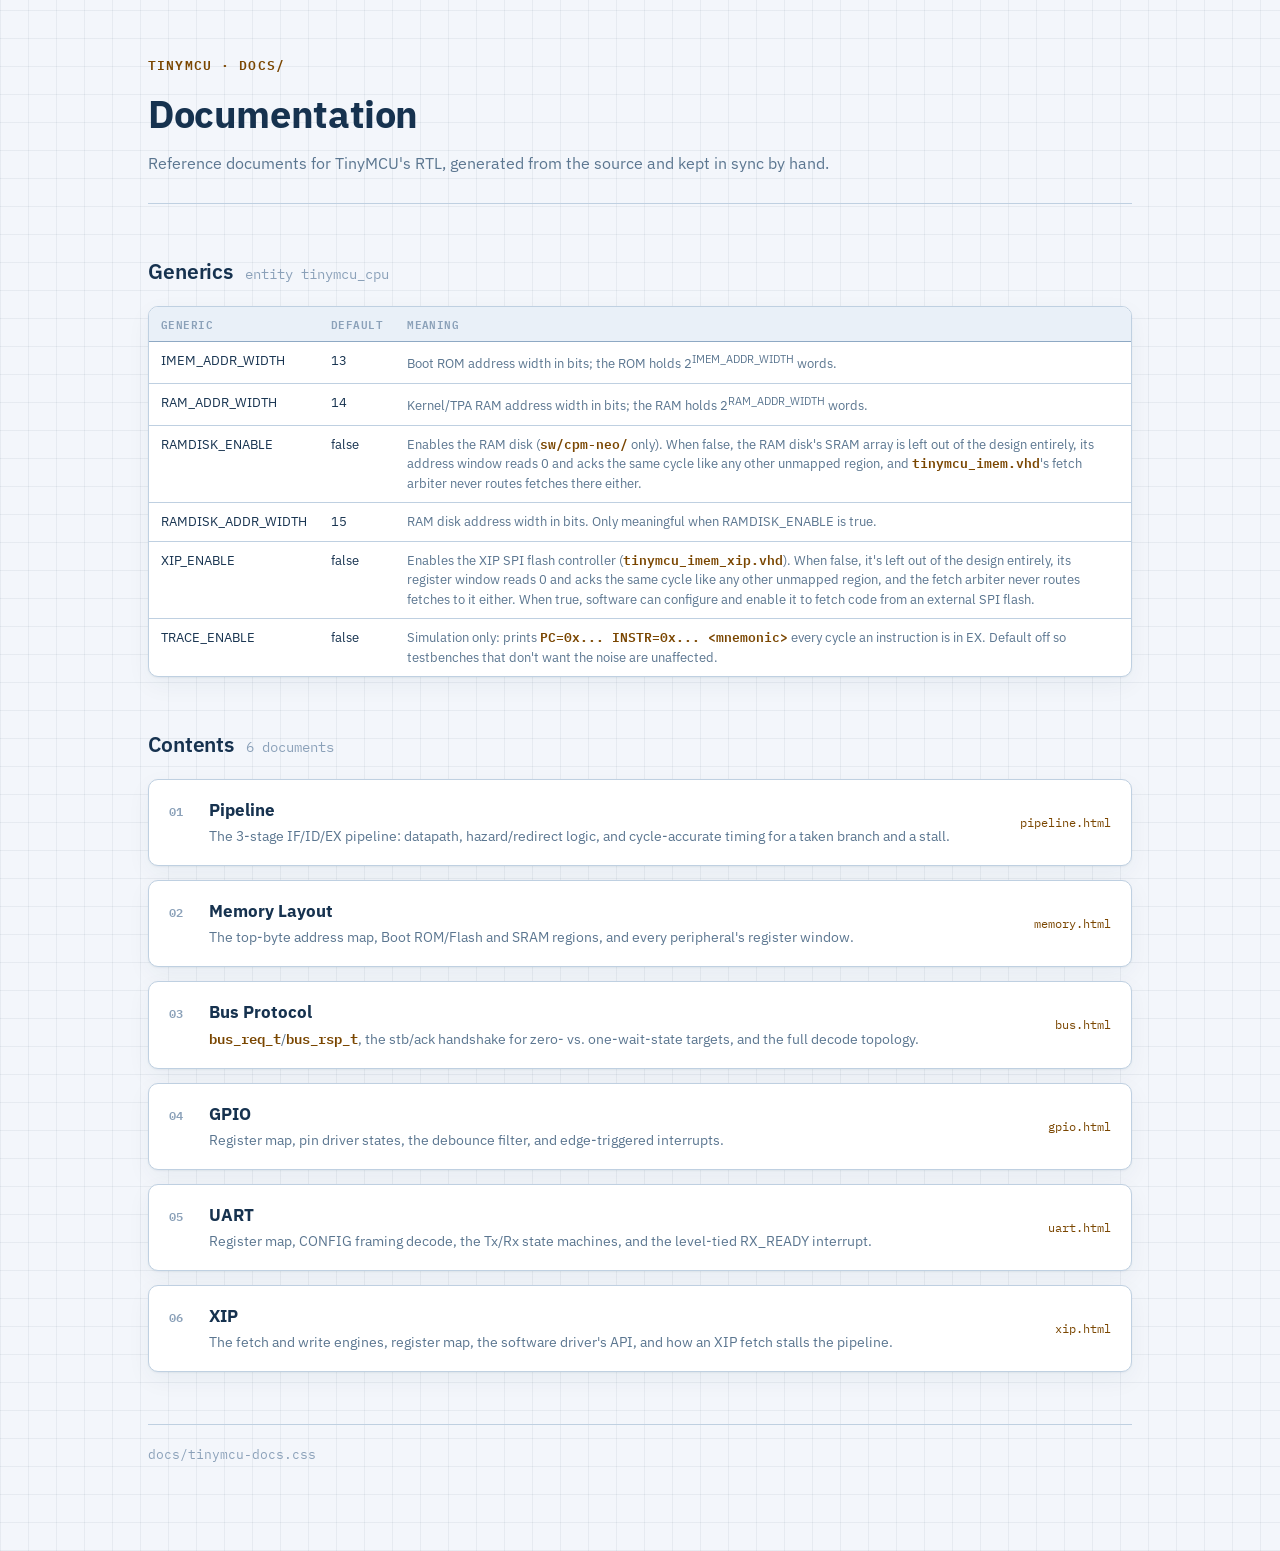
<file: docs/index.html>
<!DOCTYPE html>
<html lang="en">
<head>
<meta charset="UTF-8">
<meta name="viewport" content="width=device-width, initial-scale=1.0">
<title>TinyMCU Documentation</title>
<link rel="preconnect" href="https://fonts.googleapis.com">
<link rel="preconnect" href="https://fonts.gstatic.com" crossorigin>
<link href="https://fonts.googleapis.com/css2?family=IBM+Plex+Sans:wght@400;500;600;700&family=IBM+Plex+Mono:wght@400;500;600&display=swap" rel="stylesheet">
<link rel="stylesheet" href="tinymcu-docs.css">

<style>
  /* ---------- Doc index cards ---------- */
  .doc-list {
    display: flex;
    flex-direction: column;
    gap: 14px;
  }

  .doc-card {
    display: flex;
    align-items: baseline;
    gap: 18px;
    background: var(--surface);
    border: 1px solid var(--line);
    border-radius: 10px;
    box-shadow: var(--shadow);
    padding: 18px 20px;
    text-decoration: none;
    color: inherit;
  }
  .doc-card:hover { border-color: var(--line-strong); }

  .doc-num {
    font-family: "IBM Plex Mono", monospace;
    font-size: 12px;
    font-weight: 600;
    color: var(--ink-faint);
    flex: none;
    width: 22px;
  }

  .doc-body { display: flex; flex-direction: column; gap: 4px; flex: 1 1 auto; min-width: 0; }
  .doc-title { font-weight: 700; font-size: 16.5px; color: var(--ink); }
  .doc-desc { font-size: 13.5px; color: var(--ink-dim); }
  .doc-file {
    font-family: "IBM Plex Mono", monospace;
    font-size: 11.5px;
    color: var(--accent-ink);
    flex: none;
    align-self: center;
  }

  @media (max-width: 600px) {
    .doc-card { flex-wrap: wrap; }
    .doc-file { margin-left: 40px; }
  }

  @media print {
    .doc-card { box-shadow: none; break-inside: avoid; }
  }
</style>
</head>
<body>
<main>

  <header>
    <div class="eyebrow">TinyMCU &middot; docs/</div>
    <h1>Documentation</h1>
    <p>
      Reference documents for TinyMCU's RTL, generated from the source and kept in sync
      by hand.
    </p>
  </header>

  <section>
    <div class="section-head">
      <h2>Generics</h2>
      <span class="section-sub">entity tinymcu_cpu</span>
    </div>
    <div class="table-wrap">
      <table class="map">
        <thead><tr><th>Generic</th><th>Default</th><th>Meaning</th></tr></thead>
        <tbody>
          <tr>
            <td class="reg">IMEM_ADDR_WIDTH</td><td class="reg">13</td>
            <td class="desc">Boot ROM address width in bits; the ROM holds 2<sup>IMEM_ADDR_WIDTH</sup> words.</td>
          </tr>
          <tr>
            <td class="reg">RAM_ADDR_WIDTH</td><td class="reg">14</td>
            <td class="desc">Kernel/TPA RAM address width in bits; the RAM holds 2<sup>RAM_ADDR_WIDTH</sup> words.</td>
          </tr>
          <tr>
            <td class="reg">RAMDISK_ENABLE</td><td class="reg">false</td>
            <td class="desc">Enables the RAM disk (<code>sw/cpm-neo/</code> only). When false, the RAM disk's SRAM array is left out of the design entirely, its address window reads 0 and acks the same cycle like any other unmapped region, and <code>tinymcu_imem.vhd</code>'s fetch arbiter never routes fetches there either.</td>
          </tr>
          <tr>
            <td class="reg">RAMDISK_ADDR_WIDTH</td><td class="reg">15</td>
            <td class="desc">RAM disk address width in bits. Only meaningful when RAMDISK_ENABLE is true.</td>
          </tr>
          <tr>
            <td class="reg">XIP_ENABLE</td><td class="reg">false</td>
            <td class="desc">Enables the XIP SPI flash controller (<code>tinymcu_imem_xip.vhd</code>). When false, it's left out of the design entirely, its register window reads 0 and acks the same cycle like any other unmapped region, and the fetch arbiter never routes fetches to it either. When true, software can configure and enable it to fetch code from an external SPI flash.</td>
          </tr>
          <tr>
            <td class="reg">TRACE_ENABLE</td><td class="reg">false</td>
            <td class="desc">Simulation only: prints <code>PC=0x... INSTR=0x... &lt;mnemonic&gt;</code> every cycle an instruction is in EX. Default off so testbenches that don't want the noise are unaffected.</td>
          </tr>
        </tbody>
      </table>
    </div>
  </section>

  <section>
    <div class="section-head">
      <h2>Contents</h2>
      <span class="section-sub">6 documents</span>
    </div>

    <div class="doc-list">
      <a class="doc-card" href="pipeline.html">
        <span class="doc-num">01</span>
        <span class="doc-body">
          <span class="doc-title">Pipeline</span>
          <span class="doc-desc">The 3-stage IF/ID/EX pipeline: datapath, hazard/redirect logic, and cycle-accurate timing for a taken branch and a stall.</span>
        </span>
        <span class="doc-file">pipeline.html</span>
      </a>

      <a class="doc-card" href="memory.html">
        <span class="doc-num">02</span>
        <span class="doc-body">
          <span class="doc-title">Memory Layout</span>
          <span class="doc-desc">The top-byte address map, Boot ROM/Flash and SRAM regions, and every peripheral's register window.</span>
        </span>
        <span class="doc-file">memory.html</span>
      </a>

      <a class="doc-card" href="bus.html">
        <span class="doc-num">03</span>
        <span class="doc-body">
          <span class="doc-title">Bus Protocol</span>
          <span class="doc-desc"><span class="ref">bus_req_t</span>/<span class="ref">bus_rsp_t</span>, the stb/ack handshake for zero- vs. one-wait-state targets, and the full decode topology.</span>
        </span>
        <span class="doc-file">bus.html</span>
      </a>

      <a class="doc-card" href="gpio.html">
        <span class="doc-num">04</span>
        <span class="doc-body">
          <span class="doc-title">GPIO</span>
          <span class="doc-desc">Register map, pin driver states, the debounce filter, and edge-triggered interrupts.</span>
        </span>
        <span class="doc-file">gpio.html</span>
      </a>

      <a class="doc-card" href="uart.html">
        <span class="doc-num">05</span>
        <span class="doc-body">
          <span class="doc-title">UART</span>
          <span class="doc-desc">Register map, CONFIG framing decode, the Tx/Rx state machines, and the level-tied RX_READY interrupt.</span>
        </span>
        <span class="doc-file">uart.html</span>
      </a>

      <a class="doc-card" href="xip.html">
        <span class="doc-num">06</span>
        <span class="doc-body">
          <span class="doc-title">XIP</span>
          <span class="doc-desc">The fetch and write engines, register map, the software driver's API, and how an XIP fetch stalls the pipeline.</span>
        </span>
        <span class="doc-file">xip.html</span>
      </a>
    </div>
  </section>

  <footer>
    <span class="mono">docs/tinymcu-docs.css</span>
  </footer>

</main>
</body>
</html>
</file>
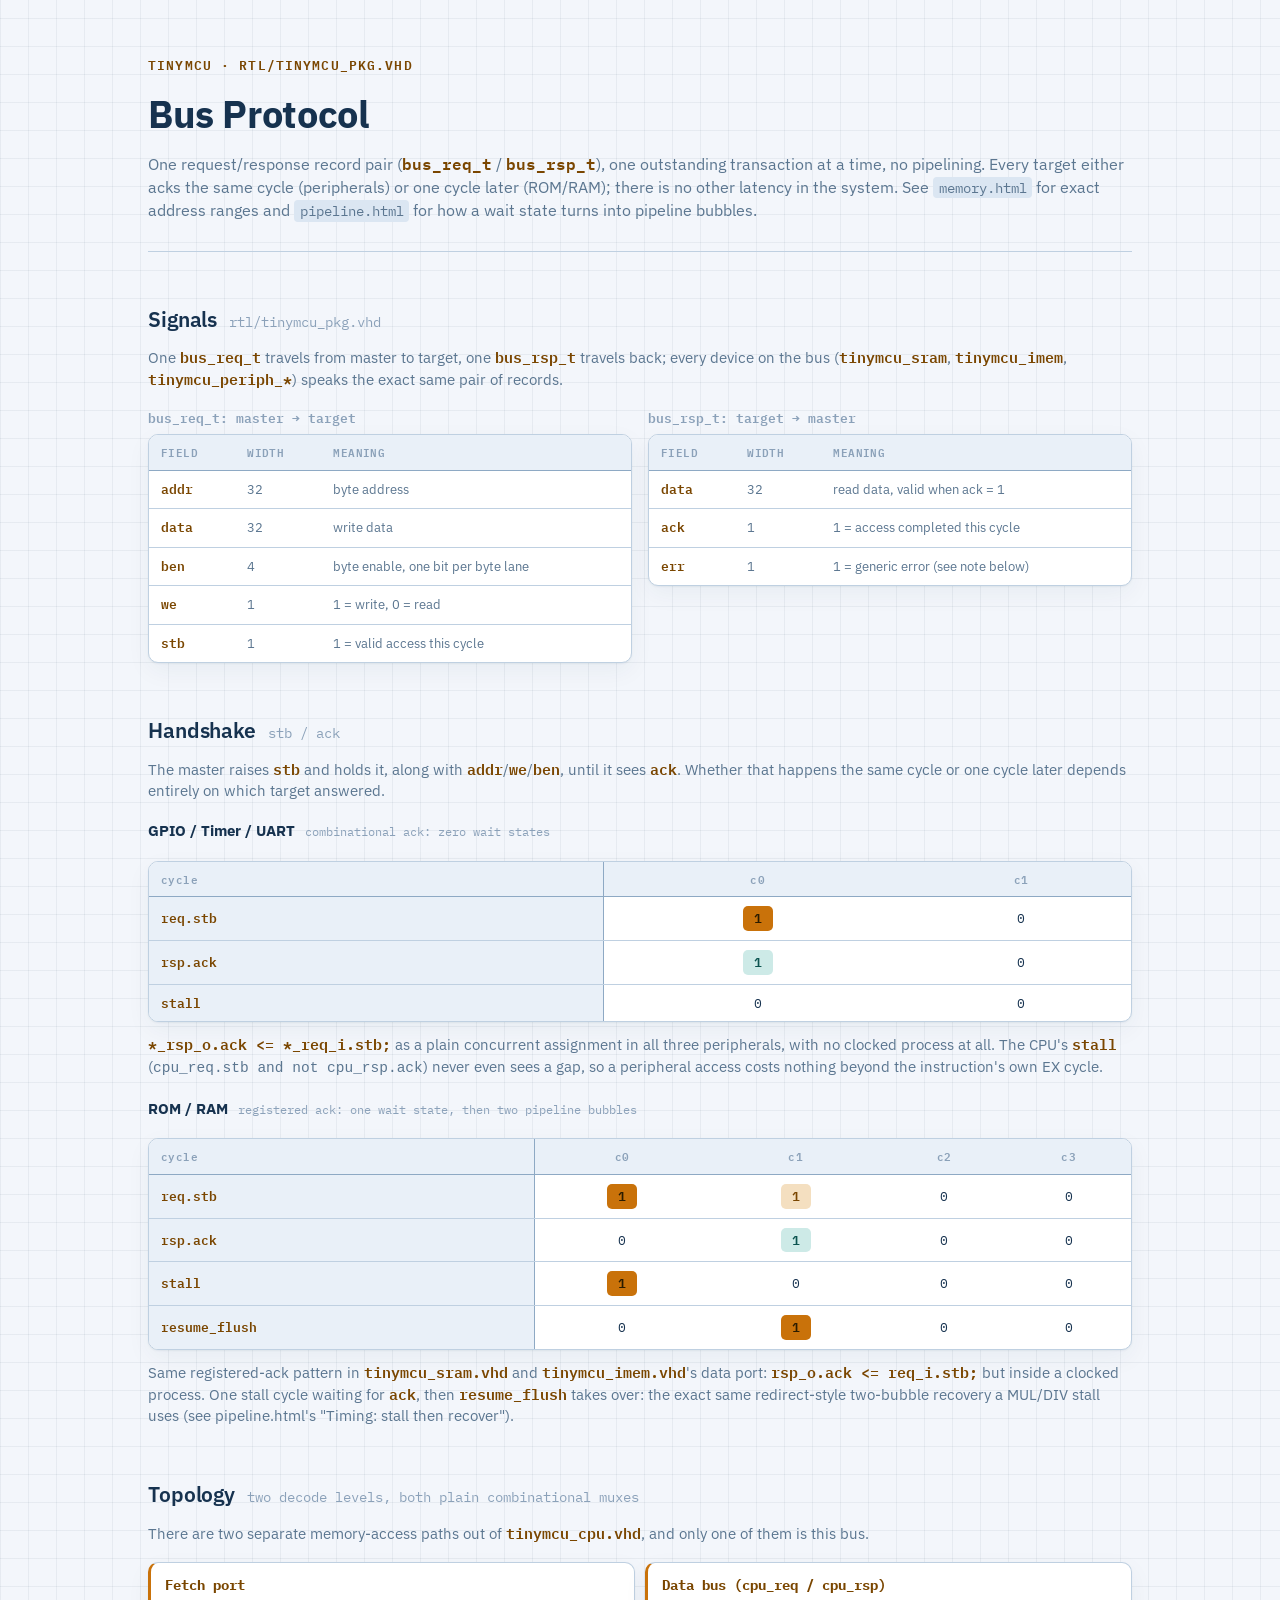
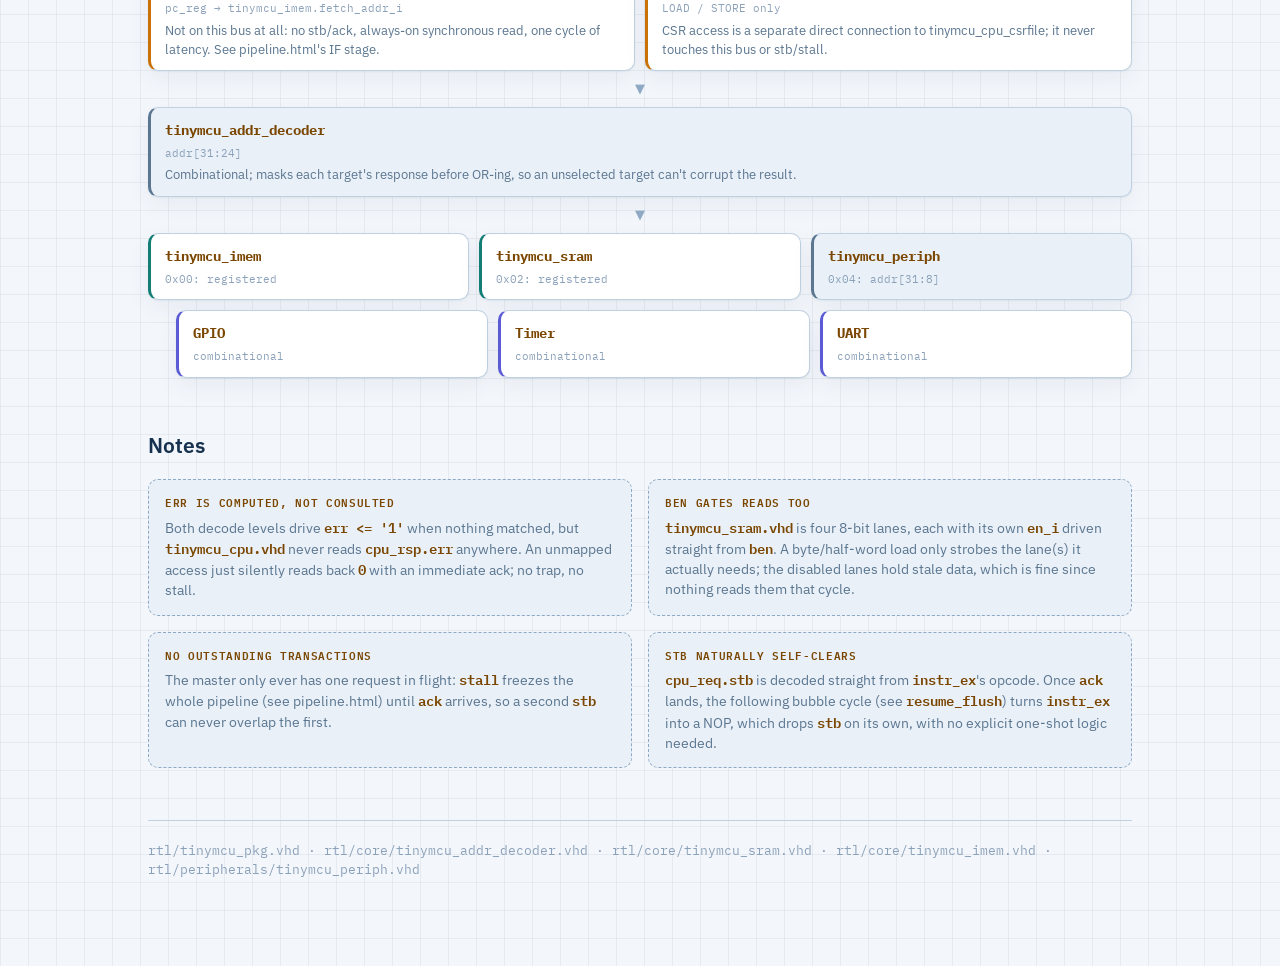
<file: docs/bus.html>
<!DOCTYPE html>
<html lang="en">
<head>
<meta charset="UTF-8">
<meta name="viewport" content="width=device-width, initial-scale=1.0">
<title>TinyMCU Bus Protocol</title>
<link rel="preconnect" href="https://fonts.googleapis.com">
<link rel="preconnect" href="https://fonts.gstatic.com" crossorigin>
<link href="https://fonts.googleapis.com/css2?family=IBM+Plex+Sans:wght@400;500;600;700&family=IBM+Plex+Mono:wght@400;500;600&display=swap" rel="stylesheet">
<link rel="stylesheet" href="tinymcu-docs.css">

<style>
  /* ---------- Signal field tables: page-specific width ---------- */
  table.map { min-width: 520px; }

  .signal-pair {
    display: grid;
    grid-template-columns: 1fr 1fr;
    gap: 16px;
  }
  @media (max-width: 760px) { .signal-pair { grid-template-columns: 1fr; } }
  .signal-pair .table-wrap table { min-width: 0; }
  .signal-title {
    font-family: "IBM Plex Mono", monospace;
    font-weight: 600;
    font-size: 13px;
    color: var(--ink-faint);
    margin: 0 0 6px;
  }

  /* ---------- Timing tables (handshake scenarios): page-specific width ---------- */
  table.timing { min-width: 480px; }

  .scenario-head {
    display: flex;
    align-items: baseline;
    gap: 10px;
    flex-wrap: wrap;
  }
  .scenario-title { font-weight: 700; font-size: 15px; }
  .scenario-cost {
    font-family: "IBM Plex Mono", monospace;
    font-size: 12px;
    color: var(--ink-faint);
  }

  /* ---------- Topology (region cards) ---------- */
  .topo {
    display: flex;
    flex-direction: column;
    gap: 10px;
  }
  .topo-row {
    display: flex;
    align-items: stretch;
    gap: 10px;
    flex-wrap: wrap;
  }
  .node {
    background: var(--surface);
    border: 1px solid var(--line);
    border-radius: 10px;
    box-shadow: var(--shadow);
    padding: 12px 14px;
    flex: 1 1 200px;
    display: flex;
    flex-direction: column;
    gap: 4px;
  }
  .node.master { border-left: 3px solid var(--accent); }
  .node.decoder { border-left: 3px solid var(--ink-dim); background: var(--surface-2); }
  .node.leaf { border-left: 3px solid var(--accent-2); }
  .node.leaf.periph { border-left: 3px solid var(--accent-3); }
  .node .n-name { font-family: "IBM Plex Mono", monospace; font-weight: 700; font-size: 14px; color: var(--accent-ink); }
  .node .n-sub {
    font-family: "IBM Plex Mono", monospace;
    font-size: 11px;
    color: var(--ink-faint);
  }
  .node .n-desc { font-size: 12.5px; color: var(--ink-dim); }

  .topo-arrow {
    text-align: center;
    color: var(--line-strong);
    font-size: 13px;
    margin: -2px 0;
  }

  .indent { margin-left: 28px; }

  /* ---------- Print: page-specific additions on top of the shared
     print base (docs/tinymcu-docs.css) ---------- */
  @media print {
    .node { box-shadow: none; }
    .node, .note { break-inside: avoid; }
  }
</style>
</head>
<body>
<main>

  <header>
    <div class="eyebrow">TinyMCU &middot; rtl/tinymcu_pkg.vhd</div>
    <h1>Bus Protocol</h1>
    <p>
      One request/response record pair (<span class="ref">bus_req_t</span> / <span class="ref">bus_rsp_t</span>),
      one outstanding transaction at a time, no pipelining. Every target either acks the
      same cycle (peripherals) or one cycle later (ROM/RAM); there is no other
      latency in the system. See <code>memory.html</code> for exact address ranges and
      <code>pipeline.html</code> for how a wait state turns into pipeline bubbles.
    </p>
  </header>

  <section>
    <div class="section-head">
      <h2>Signals</h2>
      <span class="section-sub">rtl/tinymcu_pkg.vhd</span>
    </div>
    <p class="lead">
      One <span class="ref">bus_req_t</span> travels from master to target, one
      <span class="ref">bus_rsp_t</span> travels back; every device on the bus
      (<span class="ref">tinymcu_sram</span>, <span class="ref">tinymcu_imem</span>,
      <span class="ref">tinymcu_periph_*</span>) speaks the exact same pair of records.
    </p>

    <div class="signal-pair">
      <div>
        <p class="signal-title">bus_req_t: master &rarr; target</p>
        <div class="table-wrap">
          <table class="map">
            <thead><tr><th>Field</th><th>Width</th><th>Meaning</th></tr></thead>
            <tbody>
              <tr><td class="field">addr</td><td class="desc">32</td><td class="desc">byte address</td></tr>
              <tr><td class="field">data</td><td class="desc">32</td><td class="desc">write data</td></tr>
              <tr><td class="field">ben</td><td class="desc">4</td><td class="desc">byte enable, one bit per byte lane</td></tr>
              <tr><td class="field">we</td><td class="desc">1</td><td class="desc">1 = write, 0 = read</td></tr>
              <tr><td class="field">stb</td><td class="desc">1</td><td class="desc">1 = valid access this cycle</td></tr>
            </tbody>
          </table>
        </div>
      </div>
      <div>
        <p class="signal-title">bus_rsp_t: target &rarr; master</p>
        <div class="table-wrap">
          <table class="map">
            <thead><tr><th>Field</th><th>Width</th><th>Meaning</th></tr></thead>
            <tbody>
              <tr><td class="field">data</td><td class="desc">32</td><td class="desc">read data, valid when ack = 1</td></tr>
              <tr><td class="field">ack</td><td class="desc">1</td><td class="desc">1 = access completed this cycle</td></tr>
              <tr><td class="field">err</td><td class="desc">1</td><td class="desc">1 = generic error (see note below)</td></tr>
            </tbody>
          </table>
        </div>
      </div>
    </div>
  </section>

  <section>
    <div class="section-head">
      <h2>Handshake</h2>
      <span class="section-sub">stb / ack</span>
    </div>
    <p class="lead">
      The master raises <span class="ref">stb</span> and holds it, along with
      <span class="ref">addr</span>/<span class="ref">we</span>/<span class="ref">ben</span>,
      until it sees <span class="ref">ack</span>. Whether that happens the same cycle or one
      cycle later depends entirely on which target answered.
    </p>

    <div class="scenario-head">
      <span class="scenario-title">GPIO / Timer / UART</span>
      <span class="scenario-cost">combinational ack: zero wait states</span>
    </div>
    <div class="timing-wrap">
      <table class="timing">
        <thead><tr><th>cycle</th><th>c0</th><th>c1</th></tr></thead>
        <tbody>
          <tr><th>req.stb</th><td><span class="cell-tag tag-hi">1</span></td><td>0</td></tr>
          <tr><th>rsp.ack</th><td><span class="cell-tag tag-ok">1</span></td><td>0</td></tr>
          <tr><th>stall</th><td>0</td><td>0</td></tr>
        </tbody>
      </table>
    </div>
    <p class="lead">
      <span class="ref">*_rsp_o.ack &lt;= *_req_i.stb;</span> as a plain concurrent
      assignment in all three peripherals, with no clocked process at all. The CPU's
      <span class="ref">stall</span> (<code>cpu_req.stb and not cpu_rsp.ack</code>) never
      even sees a gap, so a peripheral access costs nothing beyond the instruction's own EX cycle.
    </p>

    <div class="scenario-head">
      <span class="scenario-title">ROM / RAM</span>
      <span class="scenario-cost">registered ack: one wait state, then two pipeline bubbles</span>
    </div>
    <div class="timing-wrap">
      <table class="timing">
        <thead><tr><th>cycle</th><th>c0</th><th>c1</th><th>c2</th><th>c3</th></tr></thead>
        <tbody>
          <tr><th>req.stb</th><td><span class="cell-tag tag-hi">1</span></td><td><span class="cell-tag tag-hold">1</span></td><td>0</td><td>0</td></tr>
          <tr><th>rsp.ack</th><td>0</td><td><span class="cell-tag tag-ok">1</span></td><td>0</td><td>0</td></tr>
          <tr><th>stall</th><td><span class="cell-tag tag-hi">1</span></td><td>0</td><td>0</td><td>0</td></tr>
          <tr><th>resume_flush</th><td>0</td><td><span class="cell-tag tag-hi">1</span></td><td>0</td><td>0</td></tr>
        </tbody>
      </table>
    </div>
    <p class="lead">
      Same registered-ack pattern in <span class="ref">tinymcu_sram.vhd</span> and
      <span class="ref">tinymcu_imem.vhd</span>'s data port: <span class="ref">rsp_o.ack &lt;= req_i.stb;</span>
      but inside a clocked process. One stall cycle waiting for <span class="ref">ack</span>,
      then <span class="ref">resume_flush</span> takes over: the exact same
      redirect-style two-bubble recovery a MUL/DIV stall uses (see pipeline.html's
      "Timing: stall then recover").
    </p>
  </section>

  <section>
    <div class="section-head">
      <h2>Topology</h2>
      <span class="section-sub">two decode levels, both plain combinational muxes</span>
    </div>
    <p class="lead">
      There are two separate memory-access paths out of <span class="ref">tinymcu_cpu.vhd</span>,
      and only one of them is this bus.
    </p>

    <div class="topo">
      <div class="topo-row">
        <div class="node master">
          <span class="n-name">Fetch port</span>
          <span class="n-sub">pc_reg &rarr; tinymcu_imem.fetch_addr_i</span>
          <span class="n-desc">Not on this bus at all: no stb/ack, always-on synchronous read, one cycle of latency. See pipeline.html's IF stage.</span>
        </div>
        <div class="node master">
          <span class="n-name">Data bus (cpu_req / cpu_rsp)</span>
          <span class="n-sub">LOAD / STORE only</span>
          <span class="n-desc">CSR access is a separate direct connection to tinymcu_cpu_csrfile; it never touches this bus or stb/stall.</span>
        </div>
      </div>

      <div class="topo-arrow">&#9660;</div>

      <div class="topo-row">
        <div class="node decoder" style="flex-basis: 100%;">
          <span class="n-name">tinymcu_addr_decoder</span>
          <span class="n-sub">addr[31:24]</span>
          <span class="n-desc">Combinational; masks each target's response before OR-ing, so an unselected target can't corrupt the result.</span>
        </div>
      </div>

      <div class="topo-arrow">&#9660;</div>

      <div class="topo-row">
        <div class="node leaf">
          <span class="n-name">tinymcu_imem</span>
          <span class="n-sub">0x00: registered</span>
        </div>
        <div class="node leaf">
          <span class="n-name">tinymcu_sram</span>
          <span class="n-sub">0x02: registered</span>
        </div>
        <div class="node decoder">
          <span class="n-name">tinymcu_periph</span>
          <span class="n-sub">0x04: addr[31:8]</span>
        </div>
      </div>

      <div class="topo-row indent" style="flex-basis: 66%;">
        <div class="node leaf periph">
          <span class="n-name">GPIO</span>
          <span class="n-sub">combinational</span>
        </div>
        <div class="node leaf periph">
          <span class="n-name">Timer</span>
          <span class="n-sub">combinational</span>
        </div>
        <div class="node leaf periph">
          <span class="n-name">UART</span>
          <span class="n-sub">combinational</span>
        </div>
      </div>
    </div>
  </section>

  <section>
    <div class="section-head">
      <h2>Notes</h2>
    </div>
    <div class="notes-grid">
      <div class="note">
        <div class="note-head">err is computed, not consulted</div>
        <p>
          Both decode levels drive <span class="ref">err &lt;= '1'</span> when nothing
          matched, but <span class="ref">tinymcu_cpu.vhd</span> never reads
          <span class="ref">cpu_rsp.err</span> anywhere. An unmapped access just silently
          reads back <span class="ref">0</span> with an immediate ack; no trap, no stall.
        </p>
      </div>
      <div class="note">
        <div class="note-head">ben gates reads too</div>
        <p>
          <span class="ref">tinymcu_sram.vhd</span> is four 8-bit lanes, each with its own
          <span class="ref">en_i</span> driven straight from <span class="ref">ben</span>.
          A byte/half-word load only strobes the lane(s) it actually needs; the
          disabled lanes hold stale data, which is fine since nothing reads them that cycle.
        </p>
      </div>
      <div class="note">
        <div class="note-head">No outstanding transactions</div>
        <p>
          The master only ever has one request in flight: <span class="ref">stall</span>
          freezes the whole pipeline (see pipeline.html) until <span class="ref">ack</span>
          arrives, so a second <span class="ref">stb</span> can never overlap the first.
        </p>
      </div>
      <div class="note">
        <div class="note-head">stb naturally self-clears</div>
        <p>
          <span class="ref">cpu_req.stb</span> is decoded straight from
          <span class="ref">instr_ex</span>'s opcode. Once <span class="ref">ack</span> lands,
          the following bubble cycle (see <span class="ref">resume_flush</span>) turns
          <span class="ref">instr_ex</span> into a NOP, which drops <span class="ref">stb</span>
          on its own, with no explicit one-shot logic needed.
        </p>
      </div>
    </div>
  </section>

  <footer>
    <span class="mono">rtl/tinymcu_pkg.vhd &middot; rtl/core/tinymcu_addr_decoder.vhd &middot; rtl/core/tinymcu_sram.vhd &middot; rtl/core/tinymcu_imem.vhd &middot; rtl/peripherals/tinymcu_periph.vhd</span>
  </footer>

</main>
</body>
</html>
</file>
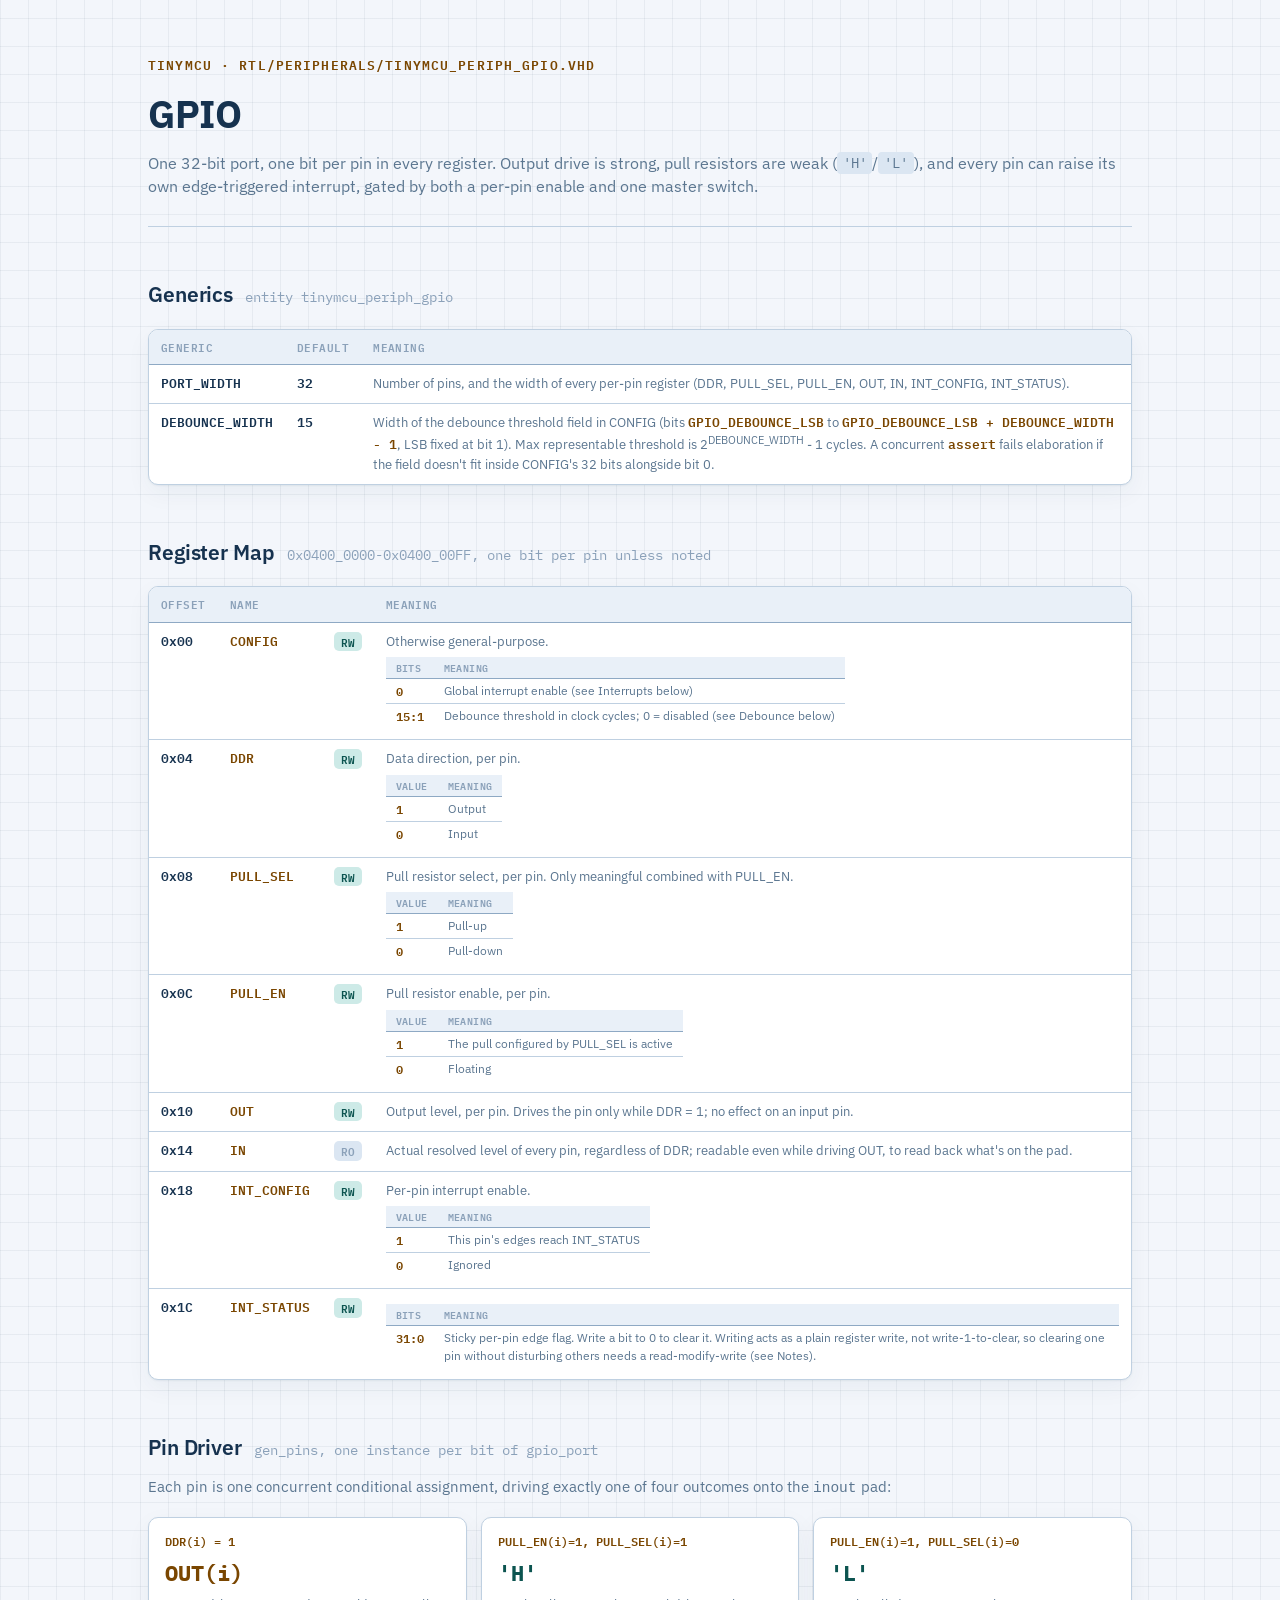
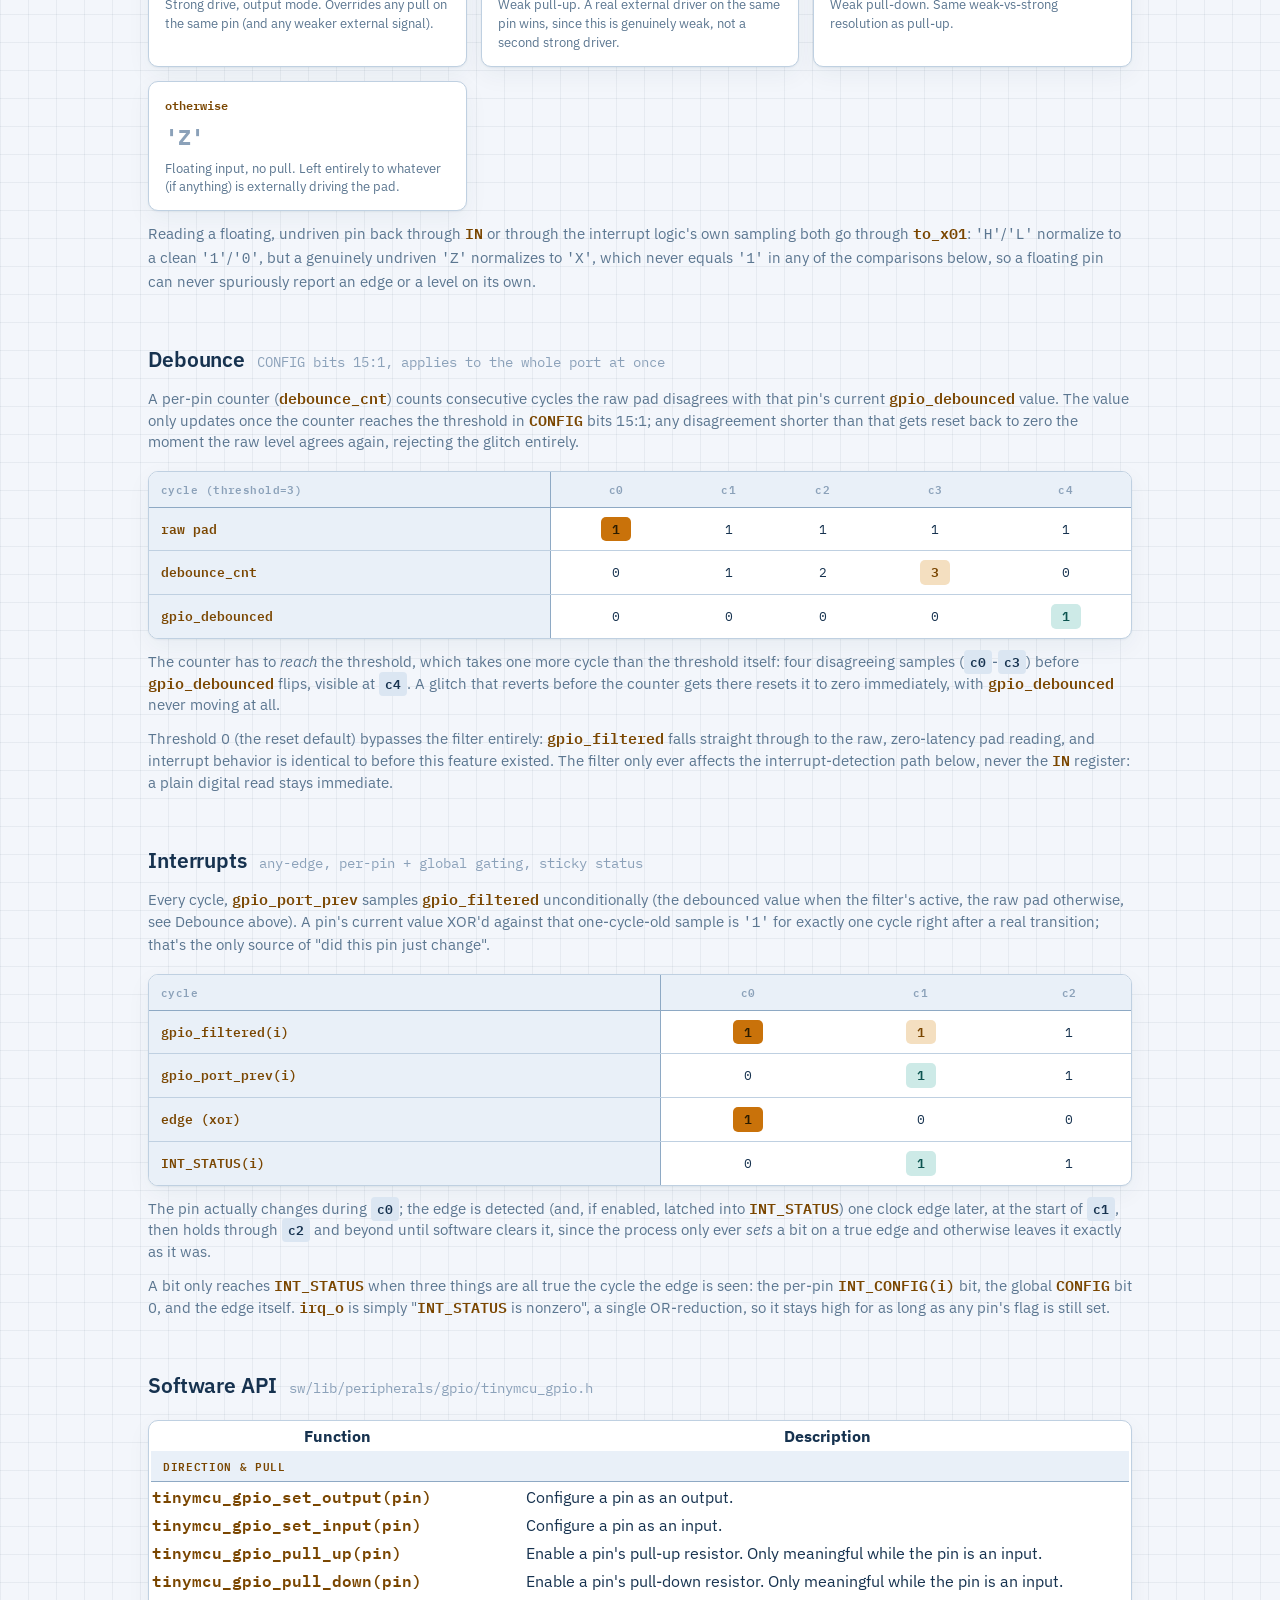
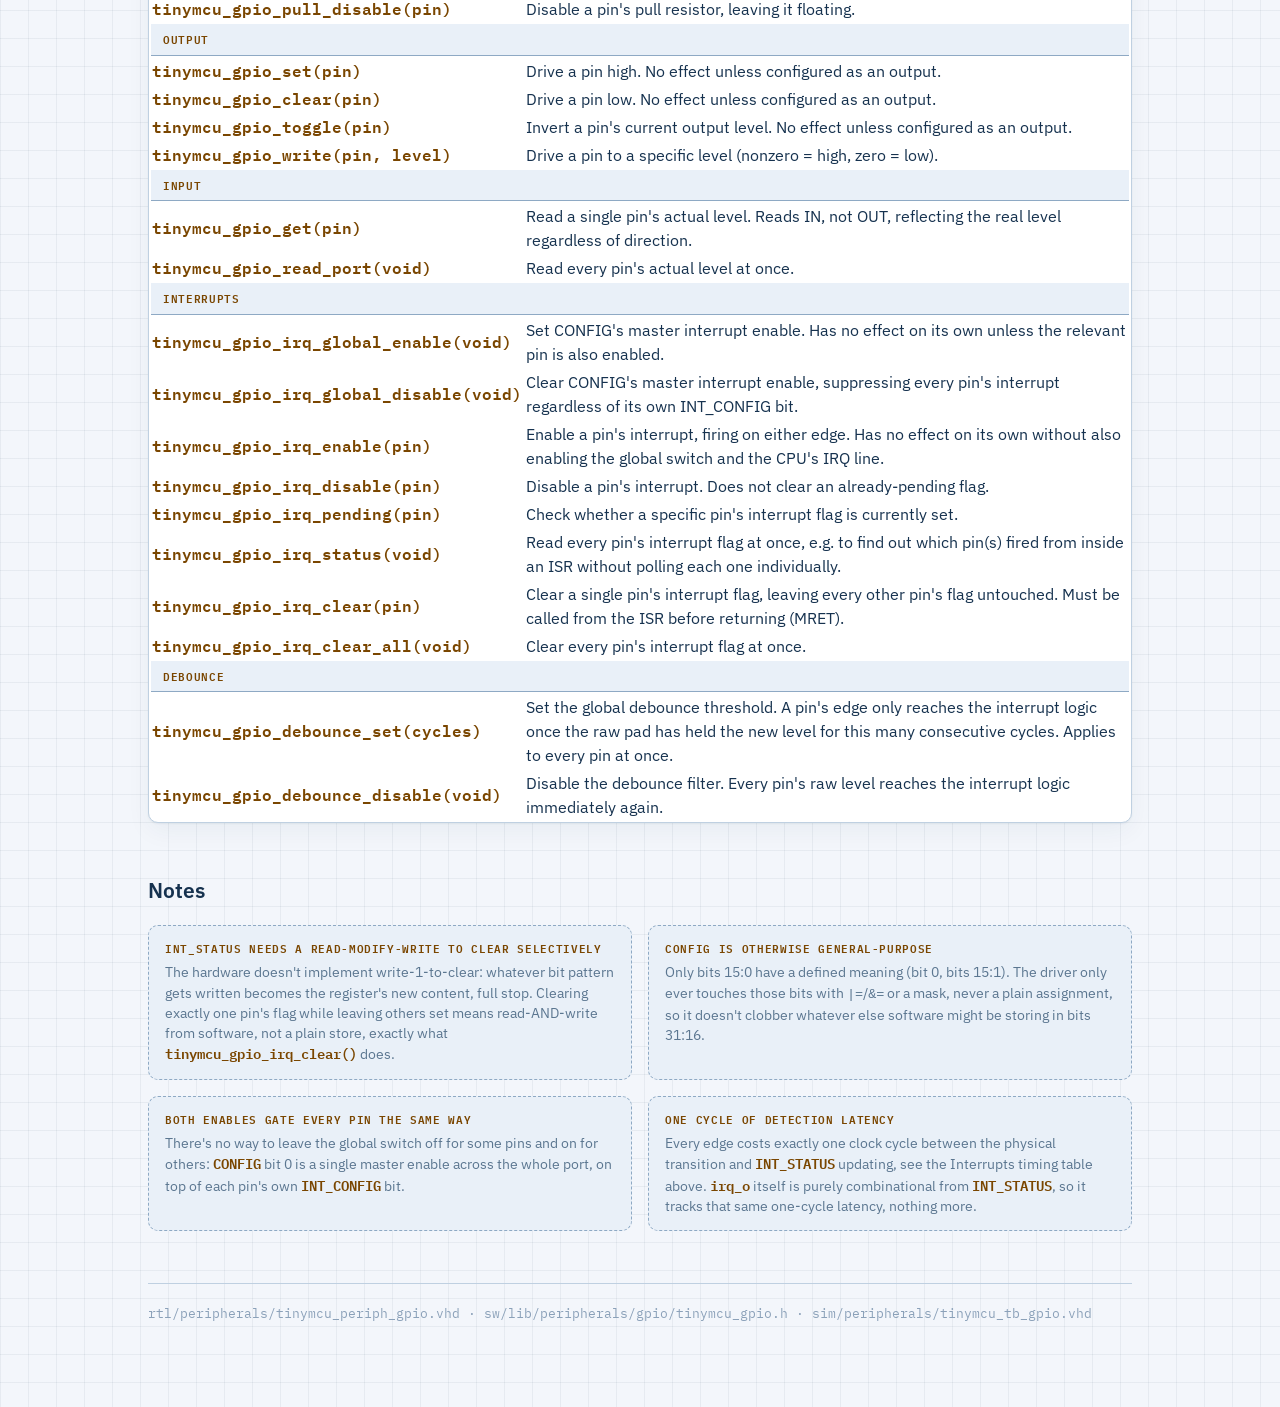
<file: docs/gpio.html>
<!DOCTYPE html>
<html lang="en">
<head>
<meta charset="UTF-8">
<meta name="viewport" content="width=device-width, initial-scale=1.0">
<title>TinyMCU GPIO</title>
<link rel="preconnect" href="https://fonts.googleapis.com">
<link rel="preconnect" href="https://fonts.gstatic.com" crossorigin>
<link href="https://fonts.googleapis.com/css2?family=IBM+Plex+Sans:wght@400;500;600;700&family=IBM+Plex+Mono:wght@400;500;600&display=swap" rel="stylesheet">
<link rel="stylesheet" href="tinymcu-docs.css">

<style>
  /* ---------- Tables: page-specific width; td.reg holds byte offsets
     (hex values, not identifiers), so it stays plain ink rather than
     the shared .ref accent (docs/tinymcu-docs.css). ---------- */
  table.map { min-width: 620px; }
  table.map td.reg {
    font-family: "IBM Plex Mono", monospace;
    font-weight: 600;
    color: var(--ink);
    white-space: nowrap;
  }
  .rw {
    display: inline-block;
    font-family: "IBM Plex Mono", monospace;
    font-size: 10.5px;
    font-weight: 600;
    padding: 2px 7px;
    border-radius: 5px;
  }
  .rw.rw-rw { background: var(--accent-2-soft); color: var(--accent-2-ink); }
  .rw.rw-ro { background: var(--surface-3); color: var(--ink-faint); }

  /* ---------- Pin driver diagram ---------- */
  .drv {
    display: grid;
    grid-template-columns: repeat(3, 1fr);
    gap: 14px;
  }
  @media (max-width: 760px) { .drv { grid-template-columns: 1fr; } }
  .drv-card {
    background: var(--surface);
    border: 1px solid var(--line);
    border-radius: 10px;
    box-shadow: var(--shadow);
    padding: 14px 16px;
    display: flex;
    flex-direction: column;
    gap: 6px;
  }
  .drv-cond {
    font-family: "IBM Plex Mono", monospace;
    font-size: 12px;
    color: var(--accent-ink);
    font-weight: 600;
  }
  .drv-val {
    font-size: 22px;
    font-weight: 700;
    font-family: "IBM Plex Mono", monospace;
  }
  .drv-val.z { color: var(--ink-faint); }
  .drv-val.h { color: var(--accent-2-ink); }
  .drv-val.l { color: var(--accent-2-ink); }
  .drv-val.strong { color: var(--accent-ink); }
  .drv-desc { font-size: 12.5px; color: var(--ink-dim); }

  /* ---------- Timing tables: page-specific width ---------- */
  table.timing { min-width: 460px; }

  /* ---------- API table: page-specific width ---------- */
  table.api { min-width: 780px; }
  .api-group {
    font-family: "IBM Plex Mono", monospace;
    font-size: 11px;
    font-weight: 600;
    letter-spacing: 0.06em;
    text-transform: uppercase;
    color: var(--accent-ink);
    background: var(--surface-2);
  }
  .api-group td { padding: 7px 12px; border-bottom: 1px solid var(--line-strong); }

  /* ---------- Print: page-specific additions on top of the shared
     print base (docs/tinymcu-docs.css) ---------- */
  @media print {
    .drv-card { box-shadow: none; }
    .drv-card, .note { break-inside: avoid; }
  }
</style>
</head>
<body>


<main>

  <header>
    <div class="eyebrow">TinyMCU &middot; rtl/peripherals/tinymcu_periph_gpio.vhd</div>
    <h1>GPIO</h1>
    <p>
      One 32-bit port, one bit per pin in every register. Output drive is strong,
      pull resistors are weak (<code>'H'</code>/<code>'L'</code>), and every pin can raise its
      own edge-triggered interrupt, gated by both a per-pin enable and one master switch.
    </p>
  </header>

  <section>
    <div class="section-head">
      <h2>Generics</h2>
      <span class="section-sub">entity tinymcu_periph_gpio</span>
    </div>
    <div class="table-wrap">
      <table class="map">
        <thead><tr><th>Generic</th><th>Default</th><th>Meaning</th></tr></thead>
        <tbody>
          <tr>
            <td class="reg">PORT_WIDTH</td><td class="reg">32</td>
            <td class="desc">Number of pins, and the width of every per-pin register (DDR, PULL_SEL, PULL_EN, OUT, IN, INT_CONFIG, INT_STATUS).</td>
          </tr>
          <tr>
            <td class="reg">DEBOUNCE_WIDTH</td><td class="reg">15</td>
            <td class="desc">Width of the debounce threshold field in CONFIG (bits <code>GPIO_DEBOUNCE_LSB</code> to <code>GPIO_DEBOUNCE_LSB + DEBOUNCE_WIDTH - 1</code>, LSB fixed at bit 1). Max representable threshold is 2<sup>DEBOUNCE_WIDTH</sup> - 1 cycles. A concurrent <code>assert</code> fails elaboration if the field doesn't fit inside CONFIG's 32 bits alongside bit 0.</td>
          </tr>
        </tbody>
      </table>
    </div>
  </section>

  <section>
    <div class="section-head">
      <h2>Register Map</h2>
      <span class="section-sub">0x0400_0000-0x0400_00FF, one bit per pin unless noted</span>
    </div>

    <div class="table-wrap">
      <table class="map">
        <thead><tr><th>Offset</th><th>Name</th><th></th><th>Meaning</th></tr></thead>
        <tbody>
          <tr>
            <td class="reg">0x00</td><td class="field">CONFIG</td><td><span class="rw rw-rw">RW</span></td>
            <td class="desc">
              Otherwise general-purpose.
              <table class="bits">
                <thead><tr><th>Bits</th><th>Meaning</th></tr></thead>
                <tbody>
                  <tr><td class="val">0</td><td>Global interrupt enable (see Interrupts below)</td></tr>
                  <tr><td class="val">15:1</td><td>Debounce threshold in clock cycles; 0 = disabled (see Debounce below)</td></tr>
                </tbody>
              </table>
            </td>
          </tr>
          <tr>
            <td class="reg">0x04</td><td class="field">DDR</td><td><span class="rw rw-rw">RW</span></td>
            <td class="desc">
              Data direction, per pin.
              <table class="bits">
                <thead><tr><th>Value</th><th>Meaning</th></tr></thead>
                <tbody>
                  <tr><td class="val">1</td><td>Output</td></tr>
                  <tr><td class="val">0</td><td>Input</td></tr>
                </tbody>
              </table>
            </td>
          </tr>
          <tr>
            <td class="reg">0x08</td><td class="field">PULL_SEL</td><td><span class="rw rw-rw">RW</span></td>
            <td class="desc">
              Pull resistor select, per pin. Only meaningful combined with PULL_EN.
              <table class="bits">
                <thead><tr><th>Value</th><th>Meaning</th></tr></thead>
                <tbody>
                  <tr><td class="val">1</td><td>Pull-up</td></tr>
                  <tr><td class="val">0</td><td>Pull-down</td></tr>
                </tbody>
              </table>
            </td>
          </tr>
          <tr>
            <td class="reg">0x0C</td><td class="field">PULL_EN</td><td><span class="rw rw-rw">RW</span></td>
            <td class="desc">
              Pull resistor enable, per pin.
              <table class="bits">
                <thead><tr><th>Value</th><th>Meaning</th></tr></thead>
                <tbody>
                  <tr><td class="val">1</td><td>The pull configured by PULL_SEL is active</td></tr>
                  <tr><td class="val">0</td><td>Floating</td></tr>
                </tbody>
              </table>
            </td>
          </tr>
          <tr>
            <td class="reg">0x10</td><td class="field">OUT</td><td><span class="rw rw-rw">RW</span></td>
            <td class="desc">Output level, per pin. Drives the pin only while DDR = 1; no effect on an input pin.</td>
          </tr>
          <tr>
            <td class="reg">0x14</td><td class="field">IN</td><td><span class="rw rw-ro">RO</span></td>
            <td class="desc">Actual resolved level of every pin, regardless of DDR; readable even while driving OUT, to read back what's on the pad.</td>
          </tr>
          <tr>
            <td class="reg">0x18</td><td class="field">INT_CONFIG</td><td><span class="rw rw-rw">RW</span></td>
            <td class="desc">
              Per-pin interrupt enable.
              <table class="bits">
                <thead><tr><th>Value</th><th>Meaning</th></tr></thead>
                <tbody>
                  <tr><td class="val">1</td><td>This pin's edges reach INT_STATUS</td></tr>
                  <tr><td class="val">0</td><td>Ignored</td></tr>
                </tbody>
              </table>
            </td>
          </tr>
          <tr>
            <td class="reg">0x1C</td><td class="field">INT_STATUS</td><td><span class="rw rw-rw">RW</span></td>
            <td class="desc">
              <table class="bits">
                <thead><tr><th>Bits</th><th>Meaning</th></tr></thead>
                <tbody>
                  <tr><td class="val">31:0</td><td>Sticky per-pin edge flag. Write a bit to 0 to clear it. Writing acts as a plain register write, not write-1-to-clear, so clearing one pin without disturbing others needs a read-modify-write (see Notes).</td></tr>
                </tbody>
              </table>
            </td>
          </tr>
        </tbody>
      </table>
    </div>
  </section>

  <section>
    <div class="section-head">
      <h2>Pin Driver</h2>
      <span class="section-sub">gen_pins, one instance per bit of gpio_port</span>
    </div>
    <p class="lead">
      Each pin is one concurrent conditional assignment, driving exactly one of four
      outcomes onto the <code>inout</code> pad:
    </p>

    <div class="drv">
      <div class="drv-card">
        <span class="drv-cond">DDR(i) = 1</span>
        <span class="drv-val strong">OUT(i)</span>
        <span class="drv-desc">Strong drive, output mode. Overrides any pull on the same pin (and any weaker external signal).</span>
      </div>
      <div class="drv-card">
        <span class="drv-cond">PULL_EN(i)=1, PULL_SEL(i)=1</span>
        <span class="drv-val h">'H'</span>
        <span class="drv-desc">Weak pull-up. A real external driver on the same pin wins, since this is genuinely weak, not a second strong driver.</span>
      </div>
      <div class="drv-card">
        <span class="drv-cond">PULL_EN(i)=1, PULL_SEL(i)=0</span>
        <span class="drv-val l">'L'</span>
        <span class="drv-desc">Weak pull-down. Same weak-vs-strong resolution as pull-up.</span>
      </div>
      <div class="drv-card">
        <span class="drv-cond">otherwise</span>
        <span class="drv-val z">'Z'</span>
        <span class="drv-desc">Floating input, no pull. Left entirely to whatever (if anything) is externally driving the pad.</span>
      </div>
    </div>

    <p class="lead">
      Reading a floating, undriven pin back through <span class="ref">IN</span> or through the interrupt
      logic's own sampling both go through <span class="ref">to_x01</span>: <code>'H'</code>/<code>'L'</code>
      normalize to a clean <code>'1'</code>/<code>'0'</code>, but a genuinely undriven
      <code>'Z'</code> normalizes to <code>'X'</code>, which never equals
      <code>'1'</code> in any of the comparisons below, so a floating pin can never spuriously
      report an edge or a level on its own.
    </p>
  </section>

  <section>
    <div class="section-head">
      <h2>Debounce</h2>
      <span class="section-sub">CONFIG bits 15:1, applies to the whole port at once</span>
    </div>
    <p class="lead">
      A per-pin counter (<span class="ref">debounce_cnt</span>) counts consecutive cycles the raw pad
      disagrees with that pin's current <span class="ref">gpio_debounced</span> value. The value only
      updates once the counter reaches the threshold in <span class="ref">CONFIG</span> bits 15:1;
      any disagreement shorter than that gets reset back to zero the moment the raw level
      agrees again, rejecting the glitch entirely.
    </p>

    <div class="timing-wrap">
      <table class="timing">
        <thead><tr><th>cycle (threshold=3)</th><th>c0</th><th>c1</th><th>c2</th><th>c3</th><th>c4</th></tr></thead>
        <tbody>
          <tr><th>raw pad</th><td><span class="cell-tag tag-hi">1</span></td><td>1</td><td>1</td><td>1</td><td>1</td></tr>
          <tr><th>debounce_cnt</th><td>0</td><td>1</td><td>2</td><td><span class="cell-tag tag-hold">3</span></td><td>0</td></tr>
          <tr><th>gpio_debounced</th><td>0</td><td>0</td><td>0</td><td>0</td><td><span class="cell-tag tag-ok">1</span></td></tr>
        </tbody>
      </table>
    </div>
    <p class="lead">
      The counter has to <em>reach</em> the threshold, which takes one more cycle than
      the threshold itself: four disagreeing samples (<span class="cyc">c0</span>-<span class="cyc">c3</span>) before
      <span class="ref">gpio_debounced</span> flips, visible at <span class="cyc">c4</span>. A glitch that reverts before the
      counter gets there resets it to zero immediately, with <span class="ref">gpio_debounced</span>
      never moving at all.
    </p>
    <p class="lead">
      Threshold 0 (the reset default) bypasses the filter entirely:
      <span class="ref">gpio_filtered</span> falls straight through to the raw, zero-latency pad
      reading, and interrupt behavior is identical to before this feature existed. The
      filter only ever affects the interrupt-detection path below, never the
      <span class="ref">IN</span> register: a plain digital read stays immediate.
    </p>
  </section>

  <section>
    <div class="section-head">
      <h2>Interrupts</h2>
      <span class="section-sub">any-edge, per-pin + global gating, sticky status</span>
    </div>
    <p class="lead">
      Every cycle, <span class="ref">gpio_port_prev</span> samples <span class="ref">gpio_filtered</span>
      unconditionally (the debounced value when the filter's active, the raw pad
      otherwise, see Debounce above). A pin's current value XOR'd against that
      one-cycle-old sample is <code>'1'</code> for exactly one cycle right after a real
      transition; that's the only source of "did this pin just change".
    </p>

    <div class="timing-wrap">
      <table class="timing">
        <thead><tr><th>cycle</th><th>c0</th><th>c1</th><th>c2</th></tr></thead>
        <tbody>
          <tr><th>gpio_filtered(i)</th><td><span class="cell-tag tag-hi">1</span></td><td><span class="cell-tag tag-hold">1</span></td><td>1</td></tr>
          <tr><th>gpio_port_prev(i)</th><td>0</td><td><span class="cell-tag tag-ok">1</span></td><td>1</td></tr>
          <tr><th>edge (xor)</th><td><span class="cell-tag tag-hi">1</span></td><td>0</td><td>0</td></tr>
          <tr><th>INT_STATUS(i)</th><td>0</td><td><span class="cell-tag tag-ok">1</span></td><td>1</td></tr>
        </tbody>
      </table>
    </div>
    <p class="lead">
      The pin actually changes during <span class="cyc">c0</span>; the edge is detected (and, if enabled,
      latched into <span class="ref">INT_STATUS</span>) one clock edge later, at the start of
      <span class="cyc">c1</span>, then holds through <span class="cyc">c2</span> and beyond until software
      clears it, since the process only ever <em>sets</em> a bit on a true edge and otherwise
      leaves it exactly as it was.
    </p>

    <p class="lead">
      A bit only reaches <span class="ref">INT_STATUS</span> when three things are all true the cycle the
      edge is seen: the per-pin <span class="ref">INT_CONFIG(i)</span> bit, the global
      <span class="ref">CONFIG</span> bit 0, and the edge itself. <span class="ref">irq_o</span> is simply
      "<span class="ref">INT_STATUS</span> is nonzero", a single OR-reduction, so it stays high for
      as long as any pin's flag is still set.
    </p>
  </section>

  <section>
    <div class="section-head">
      <h2>Software API</h2>
      <span class="section-sub">sw/lib/peripherals/gpio/tinymcu_gpio.h</span>
    </div>
    <div class="table-wrap">
      <table class="api">
        <thead><tr><th>Function</th><th>Description</th></tr></thead>
        <tbody>
          <tr class="api-group"><td colspan="2">Direction &amp; pull</td></tr>
          <tr><td class="fn">tinymcu_gpio_set_output(pin)</td><td class="desc">Configure a pin as an output.</td></tr>
          <tr><td class="fn">tinymcu_gpio_set_input(pin)</td><td class="desc">Configure a pin as an input.</td></tr>
          <tr><td class="fn">tinymcu_gpio_pull_up(pin)</td><td class="desc">Enable a pin's pull-up resistor. Only meaningful while the pin is an input.</td></tr>
          <tr><td class="fn">tinymcu_gpio_pull_down(pin)</td><td class="desc">Enable a pin's pull-down resistor. Only meaningful while the pin is an input.</td></tr>
          <tr><td class="fn">tinymcu_gpio_pull_disable(pin)</td><td class="desc">Disable a pin's pull resistor, leaving it floating.</td></tr>

          <tr class="api-group"><td colspan="2">Output</td></tr>
          <tr><td class="fn">tinymcu_gpio_set(pin)</td><td class="desc">Drive a pin high. No effect unless configured as an output.</td></tr>
          <tr><td class="fn">tinymcu_gpio_clear(pin)</td><td class="desc">Drive a pin low. No effect unless configured as an output.</td></tr>
          <tr><td class="fn">tinymcu_gpio_toggle(pin)</td><td class="desc">Invert a pin's current output level. No effect unless configured as an output.</td></tr>
          <tr><td class="fn">tinymcu_gpio_write(pin, level)</td><td class="desc">Drive a pin to a specific level (nonzero = high, zero = low).</td></tr>

          <tr class="api-group"><td colspan="2">Input</td></tr>
          <tr><td class="fn">tinymcu_gpio_get(pin)</td><td class="desc">Read a single pin's actual level. Reads IN, not OUT, reflecting the real level regardless of direction.</td></tr>
          <tr><td class="fn">tinymcu_gpio_read_port(void)</td><td class="desc">Read every pin's actual level at once.</td></tr>

          <tr class="api-group"><td colspan="2">Interrupts</td></tr>
          <tr><td class="fn">tinymcu_gpio_irq_global_enable(void)</td><td class="desc">Set CONFIG's master interrupt enable. Has no effect on its own unless the relevant pin is also enabled.</td></tr>
          <tr><td class="fn">tinymcu_gpio_irq_global_disable(void)</td><td class="desc">Clear CONFIG's master interrupt enable, suppressing every pin's interrupt regardless of its own INT_CONFIG bit.</td></tr>
          <tr><td class="fn">tinymcu_gpio_irq_enable(pin)</td><td class="desc">Enable a pin's interrupt, firing on either edge. Has no effect on its own without also enabling the global switch and the CPU's IRQ line.</td></tr>
          <tr><td class="fn">tinymcu_gpio_irq_disable(pin)</td><td class="desc">Disable a pin's interrupt. Does not clear an already-pending flag.</td></tr>
          <tr><td class="fn">tinymcu_gpio_irq_pending(pin)</td><td class="desc">Check whether a specific pin's interrupt flag is currently set.</td></tr>
          <tr><td class="fn">tinymcu_gpio_irq_status(void)</td><td class="desc">Read every pin's interrupt flag at once, e.g. to find out which pin(s) fired from inside an ISR without polling each one individually.</td></tr>
          <tr><td class="fn">tinymcu_gpio_irq_clear(pin)</td><td class="desc">Clear a single pin's interrupt flag, leaving every other pin's flag untouched. Must be called from the ISR before returning (MRET).</td></tr>
          <tr><td class="fn">tinymcu_gpio_irq_clear_all(void)</td><td class="desc">Clear every pin's interrupt flag at once.</td></tr>

          <tr class="api-group"><td colspan="2">Debounce</td></tr>
          <tr><td class="fn">tinymcu_gpio_debounce_set(cycles)</td><td class="desc">Set the global debounce threshold. A pin's edge only reaches the interrupt logic once the raw pad has held the new level for this many consecutive cycles. Applies to every pin at once.</td></tr>
          <tr><td class="fn">tinymcu_gpio_debounce_disable(void)</td><td class="desc">Disable the debounce filter. Every pin's raw level reaches the interrupt logic immediately again.</td></tr>
        </tbody>
      </table>
    </div>
  </section>

  <section>
    <div class="section-head">
      <h2>Notes</h2>
    </div>
    <div class="notes-grid">
      <div class="note">
        <div class="note-head">INT_STATUS needs a read-modify-write to clear selectively</div>
        <p>
          The hardware doesn't implement write-1-to-clear: whatever bit pattern gets written
          becomes the register's new content, full stop. Clearing exactly one pin's flag while
          leaving others set means read-AND-write from software, not a plain store,
          exactly what <span class="ref">tinymcu_gpio_irq_clear()</span> does.
        </p>
      </div>
      <div class="note">
        <div class="note-head">CONFIG is otherwise general-purpose</div>
        <p>
          Only bits 15:0 have a defined meaning (bit 0, bits 15:1). The driver only ever
          touches those bits with <code>|=</code>/<code>&amp;=</code> or a mask, never a
          plain assignment, so it doesn't clobber whatever else software might be storing
          in bits 31:16.
        </p>
      </div>
      <div class="note">
        <div class="note-head">Both enables gate every pin the same way</div>
        <p>
          There's no way to leave the global switch off for some pins and on for others:
          <span class="ref">CONFIG</span> bit 0 is a single master enable across the whole port, on top of
          each pin's own <span class="ref">INT_CONFIG</span> bit.
        </p>
      </div>
      <div class="note">
        <div class="note-head">One cycle of detection latency</div>
        <p>
          Every edge costs exactly one clock cycle between the physical transition and
          <span class="ref">INT_STATUS</span> updating, see the Interrupts timing table above.
          <span class="ref">irq_o</span> itself is purely combinational from <span class="ref">INT_STATUS</span>, so it
          tracks that same one-cycle latency, nothing more.
        </p>
      </div>
    </div>
  </section>

  <footer>
    <span class="mono">rtl/peripherals/tinymcu_periph_gpio.vhd &middot; sw/lib/peripherals/gpio/tinymcu_gpio.h &middot; sim/peripherals/tinymcu_tb_gpio.vhd</span>
  </footer>

</main>

</body>
</html>
</file>
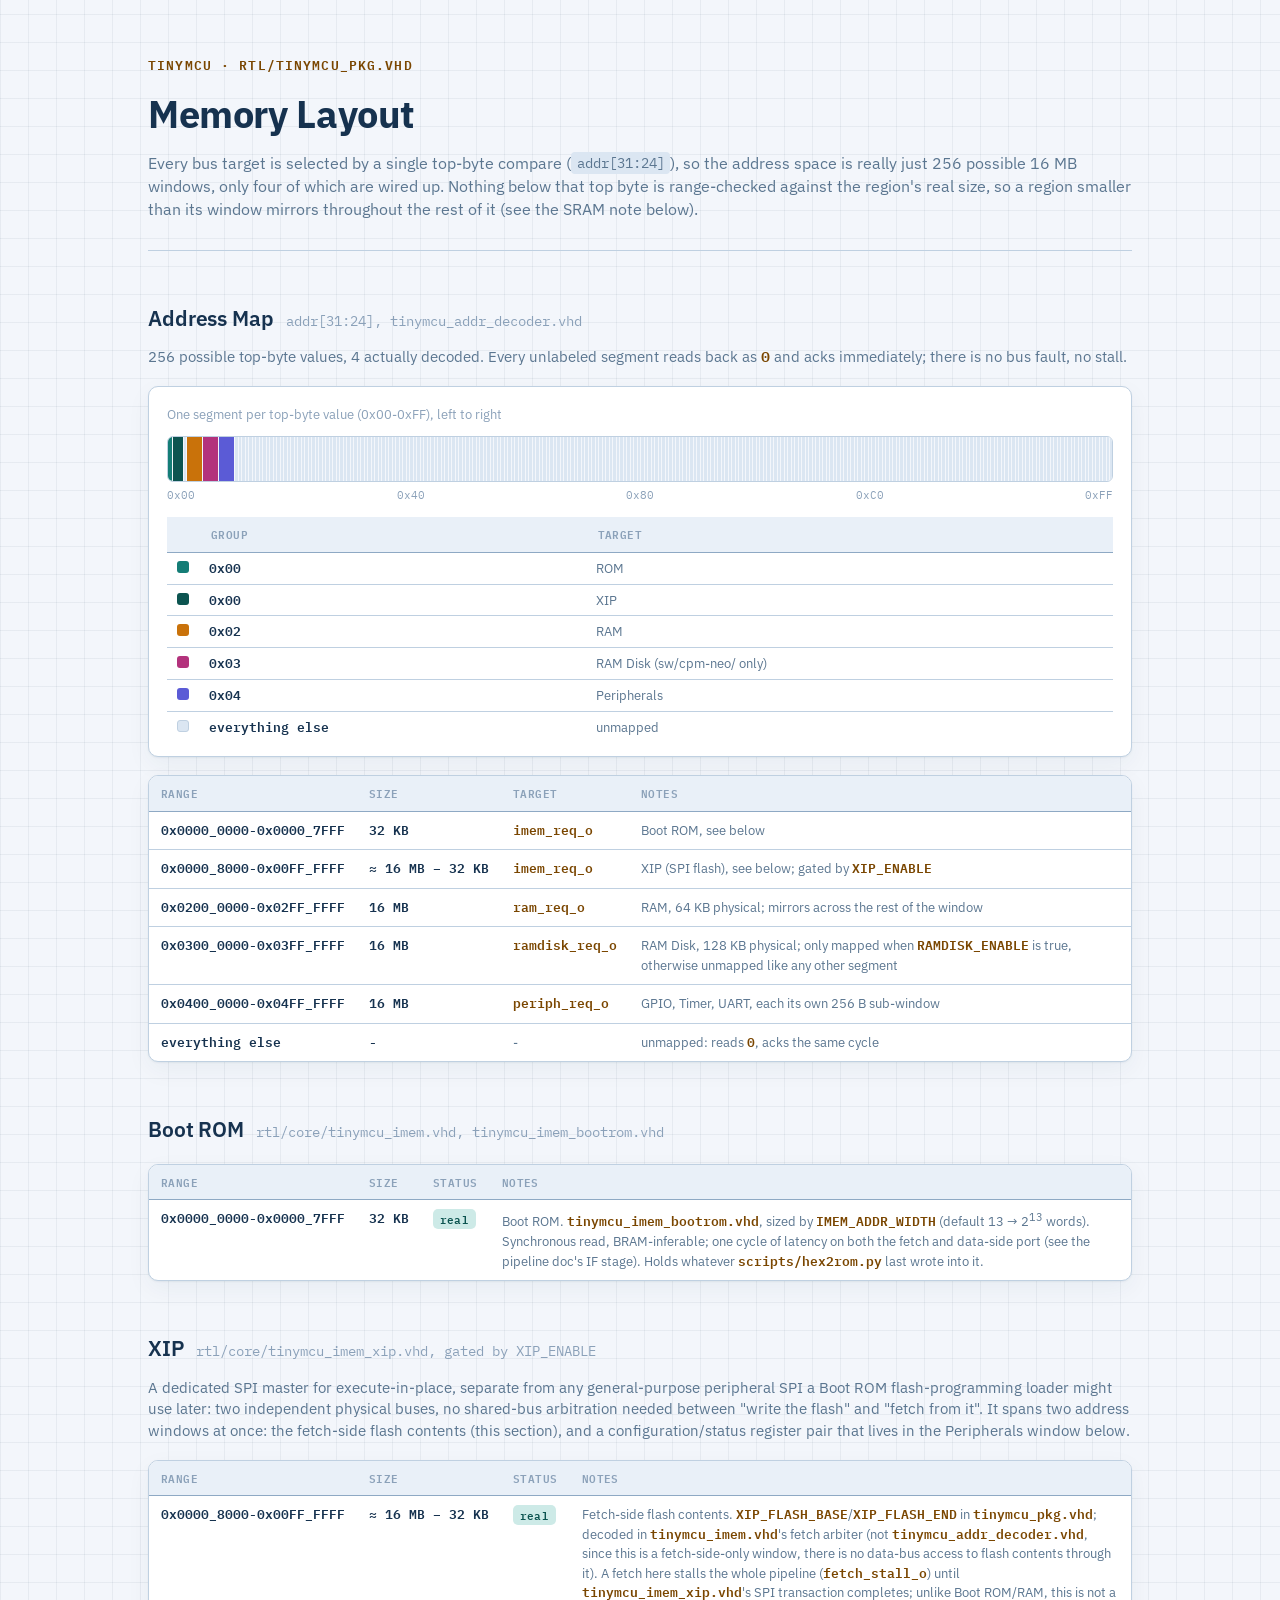
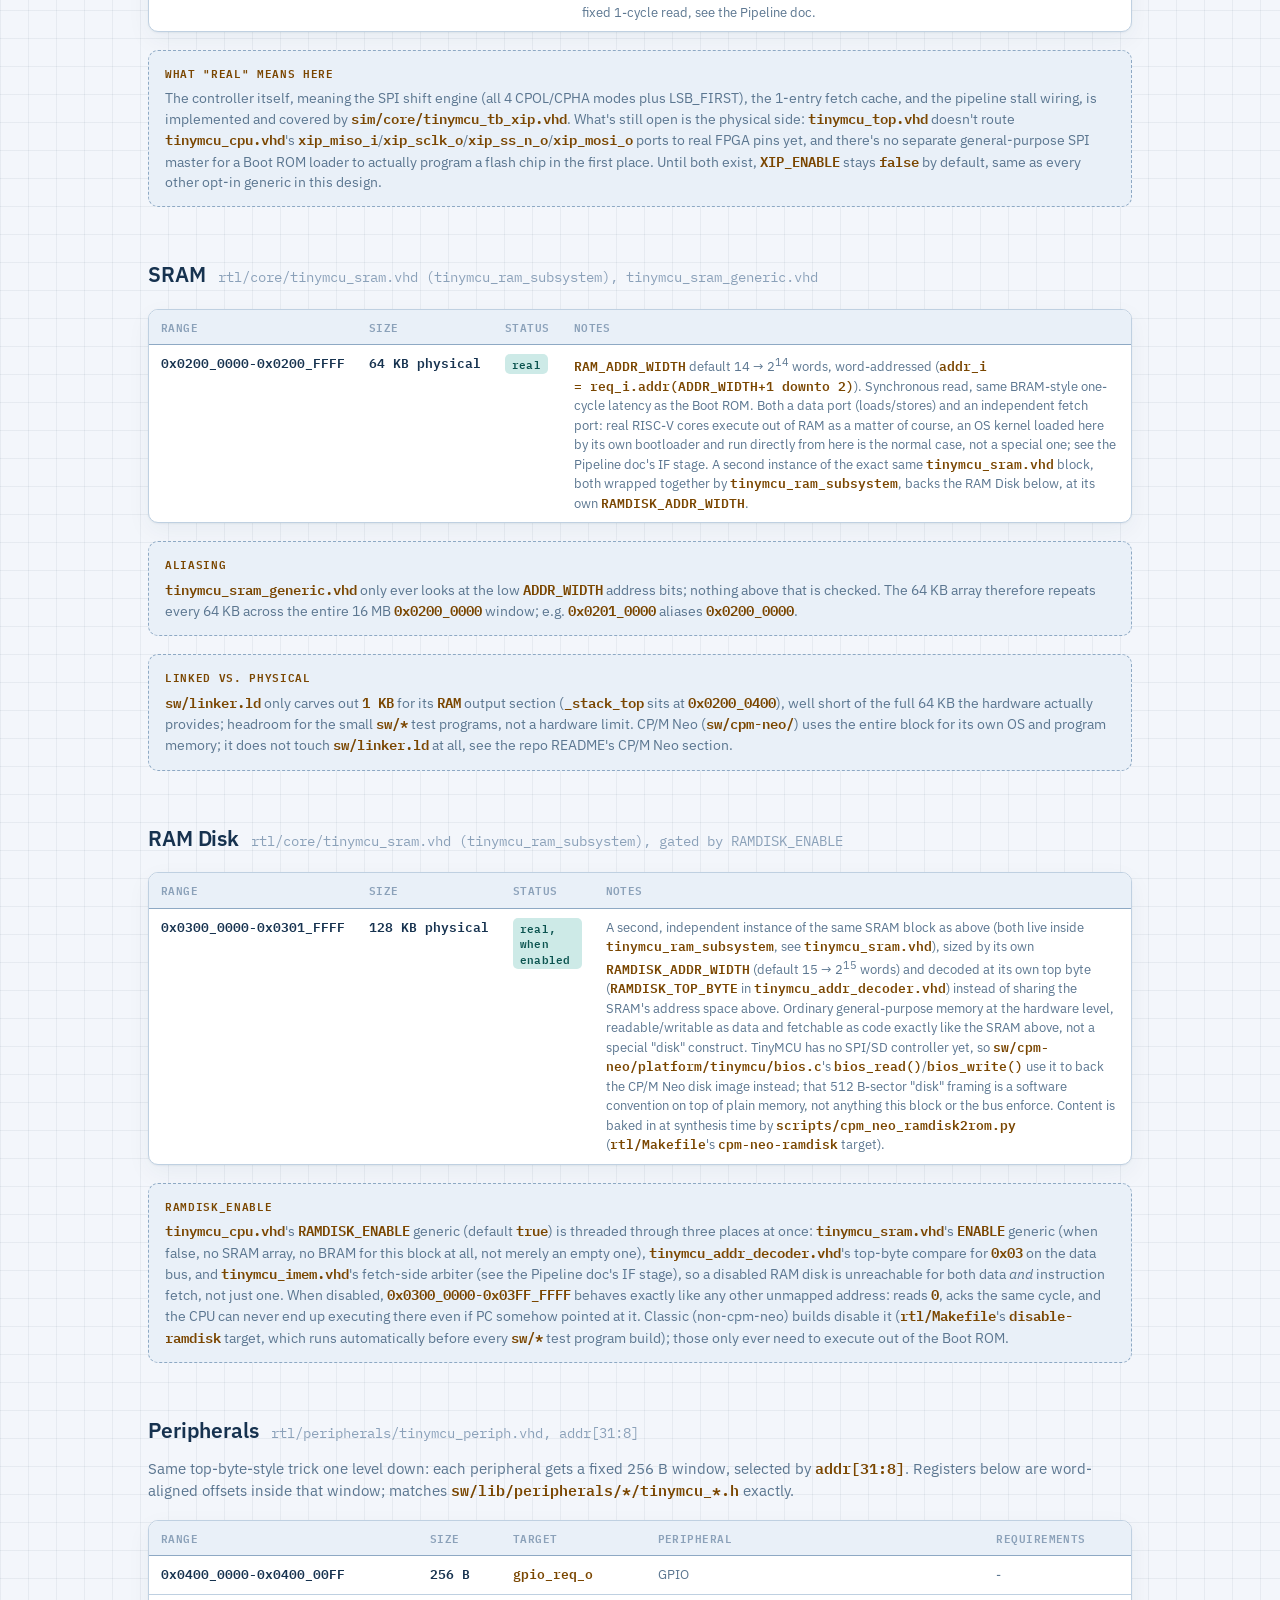
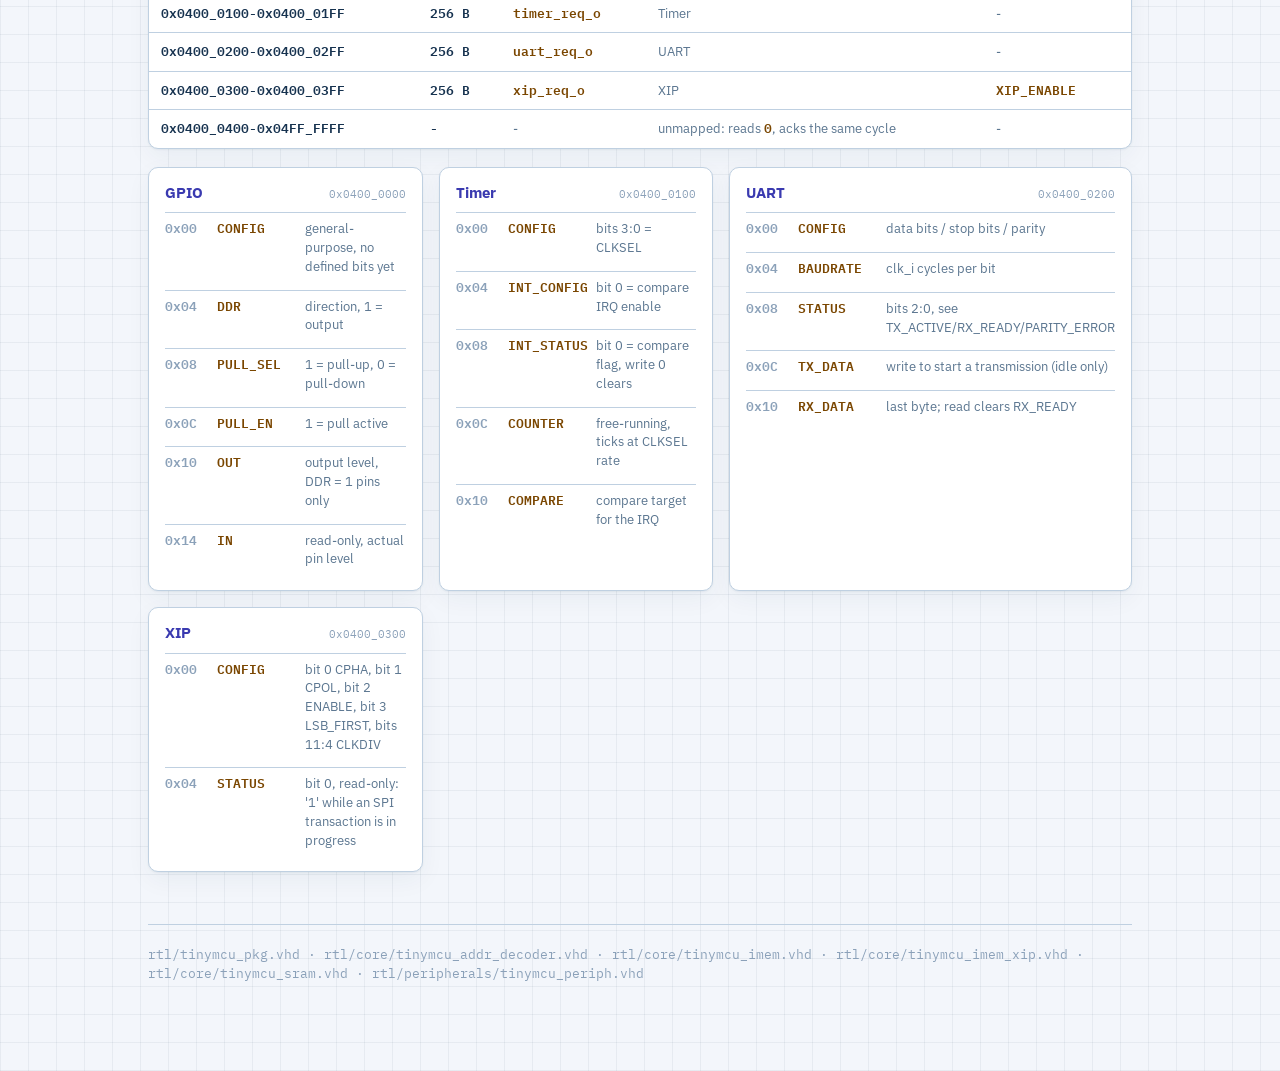
<file: docs/memory.html>
<!DOCTYPE html>
<html lang="en">
<head>
<meta charset="UTF-8">
<meta name="viewport" content="width=device-width, initial-scale=1.0">
<title>TinyMCU Memory Layout</title>
<link rel="preconnect" href="https://fonts.googleapis.com">
<link rel="preconnect" href="https://fonts.gstatic.com" crossorigin>
<link href="https://fonts.googleapis.com/css2?family=IBM+Plex+Sans:wght@400;500;600;700&family=IBM+Plex+Mono:wght@400;500;600&display=swap" rel="stylesheet">
<link rel="stylesheet" href="tinymcu-docs.css">

<style>
  /* ---------- 256-way byte-decode strip ---------- */
  .strip-wrap {
    background: var(--surface);
    border: 1px solid var(--line);
    border-radius: 10px;
    box-shadow: var(--shadow);
    padding: 18px 18px 14px;
  }

  .strip-caption {
    font-size: 12.5px;
    color: var(--ink-faint);
    margin: 0 0 12px;
  }

  #strip {
    display: flex;
    height: 46px;
    border-radius: 6px;
    overflow: hidden;
    border: 1px solid var(--line);
  }

  .seg {
    flex: 1 1 0;
    height: 100%;
    background: var(--surface-3);
    border-right: 1px solid var(--bg);
  }
  .seg:last-child { border-right: none; }
  .seg.rom  { background: var(--accent-2); flex-grow: 6; }
  .seg.ram  { background: var(--accent); flex-grow: 6; }
  .seg.ramdisk { background: var(--accent-4); flex-grow: 6; }
  .seg.periph { background: var(--accent-3); flex-grow: 6; }

  /* 0x00 holds both ROM and XIP -- split that one segment into two
     visible sub-bars instead of one flat color. */
  .seg.split { display: flex; flex-grow: 6; background: none; }
  .seg.split .seg-sub { height: 100%; }
  .seg.split .seg-sub.rom { background: var(--accent-2); flex: 1 1 0; }
  .seg.split .seg-sub.xip { background: var(--accent-2-ink); flex: 3 1 0; border-left: 1px solid var(--bg); }

  .strip-labels {
    display: flex;
    justify-content: space-between;
    font-family: "IBM Plex Mono", monospace;
    font-size: 10.5px;
    color: var(--ink-faint);
    margin-top: 6px;
  }

  table.map.legend { margin-top: 14px; font-size: 12.5px; }
  table.map.legend td { padding: 6px 10px; }
  table.map.legend td.swatch-cell { width: 1%; }
  table.map.legend .swatch {
    display: inline-block;
    width: 12px;
    height: 12px;
    border-radius: 3px;
  }

  /* ---------- Tables: page-specific width + the address/range cells,
     which hold hex values, not identifiers, so they stay plain ink
     rather than the shared .ref accent (docs/tinymcu-docs.css). ---------- */
  table.map { min-width: 560px; }
  table.map td.addr, table.map td.reg {
    font-family: "IBM Plex Mono", monospace;
    font-weight: 600;
    color: var(--ink);
    white-space: nowrap;
  }

  .tag {
    display: inline-block;
    font-family: "IBM Plex Mono", monospace;
    font-size: 10.5px;
    font-weight: 600;
    padding: 2px 7px;
    border-radius: 5px;
    letter-spacing: 0.02em;
  }
  .tag.real { background: var(--accent-2-soft); color: var(--accent-2-ink); }
  .tag.reserved { background: var(--surface-3); color: var(--ink-faint); border: 1px dashed var(--line-strong); }

  /* ---------- Peripheral register grid ---------- */
  .periph-grid {
    display: grid;
    grid-template-columns: repeat(3, 1fr);
    gap: 16px;
  }

  @media (max-width: 900px) {
    .periph-grid { grid-template-columns: 1fr; }
  }

  .periph-card {
    background: var(--surface);
    border: 1px solid var(--line);
    border-radius: 10px;
    box-shadow: var(--shadow);
    padding: 14px 16px 16px;
    display: flex;
    flex-direction: column;
    gap: 8px;
  }

  .periph-title {
    display: flex;
    align-items: baseline;
    justify-content: space-between;
    gap: 8px;
  }
  .periph-title .name { font-weight: 700; font-size: 15px; }
  .periph-title .base {
    font-family: "IBM Plex Mono", monospace;
    font-size: 11px;
    color: var(--ink-faint);
  }

  .reg-row {
    display: flex;
    gap: 10px;
    padding: 6px 0;
    border-top: 1px solid var(--line);
    font-size: 12.5px;
  }
  .reg-row:first-of-type { border-top: none; }
  .reg-off {
    font-family: "IBM Plex Mono", monospace;
    font-weight: 600;
    color: var(--ink-faint);
    flex: none;
    width: 42px;
  }
  .reg-name {
    font-family: "IBM Plex Mono", monospace;
    font-weight: 600;
    color: var(--accent-ink);
    flex: none;
    width: 78px;
  }
  .reg-desc { color: var(--ink-dim); }

  /* ---------- Print: page-specific additions on top of the shared
     print base (docs/tinymcu-docs.css) ---------- */
  @media print {
    .periph-card, .strip-wrap { box-shadow: none; }
    .periph-card { break-inside: avoid; }
  }
</style>
</head>
<body>
<main>

  <header>
    <div class="eyebrow">TinyMCU &middot; rtl/tinymcu_pkg.vhd</div>
    <h1>Memory Layout</h1>
    <p>
      Every bus target is selected by a single top-byte compare (<code>addr[31:24]</code>),
      so the address space is really just 256 possible 16&nbsp;MB windows, only four
      of which are wired up. Nothing below that top byte is range-checked against the region's real
      size, so a region smaller than its window mirrors throughout the rest of it (see the
      SRAM note below).
    </p>
  </header>

  <section>
    <div class="section-head">
      <h2>Address Map</h2>
      <span class="section-sub">addr[31:24], tinymcu_addr_decoder.vhd</span>
    </div>
    <p class="lead">
      256 possible top-byte values, 4 actually decoded. Every unlabeled segment reads back
      as <span class="ref">0</span> and acks immediately; there is no bus fault, no stall.
    </p>

    <div class="strip-wrap">
      <p class="strip-caption">One segment per top-byte value (0x00-0xFF), left to right</p>
      <div id="strip"></div>
      <div class="strip-labels"><span>0x00</span><span>0x40</span><span>0x80</span><span>0xC0</span><span>0xFF</span></div>
      <table class="map legend">
        <thead>
          <tr><th></th><th>Group</th><th>Target</th></tr>
        </thead>
        <tbody>
          <tr>
            <td class="swatch-cell"><span class="swatch" style="background:var(--accent-2);"></span></td>
            <td class="addr">0x00</td>
            <td class="desc">ROM</td>
          </tr>
          <tr>
            <td class="swatch-cell"><span class="swatch" style="background:var(--accent-2-ink);"></span></td>
            <td class="addr">0x00</td>
            <td class="desc">XIP</td>
          </tr>
          <tr>
            <td class="swatch-cell"><span class="swatch" style="background:var(--accent);"></span></td>
            <td class="addr">0x02</td>
            <td class="desc">RAM</td>
          </tr>
          <tr>
            <td class="swatch-cell"><span class="swatch" style="background:var(--accent-4);"></span></td>
            <td class="addr">0x03</td>
            <td class="desc">RAM Disk (sw/cpm-neo/ only)</td>
          </tr>
          <tr>
            <td class="swatch-cell"><span class="swatch" style="background:var(--accent-3);"></span></td>
            <td class="addr">0x04</td>
            <td class="desc">Peripherals</td>
          </tr>
          <tr>
            <td class="swatch-cell"><span class="swatch" style="background:var(--surface-3); border:1px solid var(--line);"></span></td>
            <td class="addr">everything else</td>
            <td class="desc">unmapped</td>
          </tr>
        </tbody>
      </table>
    </div>

    <div class="table-wrap">
      <table class="map">
        <thead>
          <tr><th>Range</th><th>Size</th><th>Target</th><th>Notes</th></tr>
        </thead>
        <tbody>
          <tr>
            <td class="addr">0x0000_0000-0x0000_7FFF</td>
            <td class="addr">32 KB</td>
            <td class="desc"><code>imem_req_o</code></td>
            <td class="desc">Boot ROM, see below</td>
          </tr>
          <tr>
            <td class="addr">0x0000_8000-0x00FF_FFFF</td>
            <td class="addr">&asymp; 16&nbsp;MB &minus; 32&nbsp;KB</td>
            <td class="desc"><code>imem_req_o</code></td>
            <td class="desc">XIP (SPI flash), see below; gated by <span class="ref">XIP_ENABLE</span></td>
          </tr>
          <tr>
            <td class="addr">0x0200_0000-0x02FF_FFFF</td>
            <td class="addr">16 MB</td>
            <td class="desc"><code>ram_req_o</code></td>
            <td class="desc">RAM, 64 KB physical; mirrors across the rest of the window</td>
          </tr>
          <tr>
            <td class="addr">0x0300_0000-0x03FF_FFFF</td>
            <td class="addr">16 MB</td>
            <td class="desc"><code>ramdisk_req_o</code></td>
            <td class="desc">RAM Disk, 128 KB physical; only mapped when <span class="ref">RAMDISK_ENABLE</span> is true, otherwise unmapped like any other segment</td>
          </tr>
          <tr>
            <td class="addr">0x0400_0000-0x04FF_FFFF</td>
            <td class="addr">16 MB</td>
            <td class="desc"><code>periph_req_o</code></td>
            <td class="desc">GPIO, Timer, UART, each its own 256 B sub-window</td>
          </tr>
          <tr>
            <td class="addr">everything else</td>
            <td class="addr">-</td>
            <td class="desc">-</td>
            <td class="desc">unmapped: reads <span class="ref">0</span>, acks the same cycle</td>
          </tr>
        </tbody>
      </table>
    </div>
  </section>

  <section>
    <div class="section-head">
      <h2>Boot ROM</h2>
      <span class="section-sub">rtl/core/tinymcu_imem.vhd, tinymcu_imem_bootrom.vhd</span>
    </div>

    <div class="table-wrap">
      <table class="map">
        <thead>
          <tr><th>Range</th><th>Size</th><th>Status</th><th>Notes</th></tr>
        </thead>
        <tbody>
          <tr>
            <td class="addr">0x0000_0000-0x0000_7FFF</td>
            <td class="addr">32 KB</td>
            <td class="desc"><span class="tag real">real</span></td>
            <td class="desc">
              Boot ROM. <span class="ref">tinymcu_imem_bootrom.vhd</span>, sized by
              <span class="ref">IMEM_ADDR_WIDTH</span> (default 13 &rarr; 2<sup>13</sup> words).
              Synchronous read, BRAM-inferable; one cycle of latency on both the fetch and
              data-side port (see the pipeline doc's IF stage). Holds whatever
              <span class="ref">scripts/hex2rom.py</span> last wrote into it.
            </td>
          </tr>
        </tbody>
      </table>
    </div>
  </section>

  <section>
    <div class="section-head">
      <h2>XIP</h2>
      <span class="section-sub">rtl/core/tinymcu_imem_xip.vhd, gated by XIP_ENABLE</span>
    </div>
    <p class="lead">
      A dedicated SPI master for execute-in-place, separate from any general-purpose peripheral
      SPI a Boot ROM flash-programming loader might use later: two independent physical buses,
      no shared-bus arbitration needed between "write the flash" and "fetch from it". It spans
      two address windows at once: the fetch-side flash contents (this section), and a
      configuration/status register pair that lives in the Peripherals window below.
    </p>

    <div class="table-wrap">
      <table class="map">
        <thead>
          <tr><th>Range</th><th>Size</th><th>Status</th><th>Notes</th></tr>
        </thead>
        <tbody>
          <tr>
            <td class="addr">0x0000_8000-0x00FF_FFFF</td>
            <td class="addr">&asymp; 16&nbsp;MB &minus; 32&nbsp;KB</td>
            <td class="desc"><span class="tag real">real</span></td>
            <td class="desc">
              Fetch-side flash contents. <span class="ref">XIP_FLASH_BASE</span>/<span class="ref">XIP_FLASH_END</span>
              in <span class="ref">tinymcu_pkg.vhd</span>; decoded in
              <span class="ref">tinymcu_imem.vhd</span>'s fetch arbiter (not
              <span class="ref">tinymcu_addr_decoder.vhd</span>, since this is a fetch-side-only
              window, there is no data-bus access to flash contents through it). A fetch here
              stalls the whole pipeline (<span class="ref">fetch_stall_o</span>) until
              <span class="ref">tinymcu_imem_xip.vhd</span>'s SPI transaction completes; unlike
              Boot ROM/RAM, this is not a fixed 1-cycle read, see the Pipeline doc.
            </td>
          </tr>
        </tbody>
      </table>
    </div>

    <div class="note">
      <div class="note-head">What "real" means here</div>
      <p>
        The controller itself, meaning the SPI shift engine (all 4 CPOL/CPHA modes plus LSB_FIRST), the
        1-entry fetch cache, and the pipeline stall wiring, is implemented and covered by
        <span class="ref">sim/core/tinymcu_tb_xip.vhd</span>. What's still open is the physical
        side: <span class="ref">tinymcu_top.vhd</span> doesn't route
        <span class="ref">tinymcu_cpu.vhd</span>'s <span class="ref">xip_miso_i</span>/<span class="ref">xip_sclk_o</span>/<span class="ref">xip_ss_n_o</span>/<span class="ref">xip_mosi_o</span>
        ports to real FPGA pins yet, and there's no separate general-purpose SPI master for a
        Boot ROM loader to actually program a flash chip in the first place. Until both exist,
        <span class="ref">XIP_ENABLE</span> stays <span class="ref">false</span> by default, same
        as every other opt-in generic in this design.
      </p>
    </div>
  </section>

  <section>
    <div class="section-head">
      <h2>SRAM</h2>
      <span class="section-sub">rtl/core/tinymcu_sram.vhd (tinymcu_ram_subsystem), tinymcu_sram_generic.vhd</span>
    </div>

    <div class="table-wrap">
      <table class="map">
        <thead>
          <tr><th>Range</th><th>Size</th><th>Status</th><th>Notes</th></tr>
        </thead>
        <tbody>
          <tr>
            <td class="addr">0x0200_0000-0x0200_FFFF</td>
            <td class="addr">64 KB physical</td>
            <td class="desc"><span class="tag real">real</span></td>
            <td class="desc">
              <span class="ref">RAM_ADDR_WIDTH</span> default 14 &rarr; 2<sup>14</sup> words,
              word-addressed (<span class="ref">addr_i =&nbsp;req_i.addr(ADDR_WIDTH+1 downto 2)</span>).
              Synchronous read, same BRAM-style one-cycle latency as the Boot ROM. Both a data
              port (loads/stores) and an independent fetch port: real RISC-V cores execute out
              of RAM as a matter of course, an OS kernel loaded here by its own bootloader and
              run directly from here is the normal case, not a special one; see the Pipeline
              doc's IF stage. A second instance of the exact same
              <span class="ref">tinymcu_sram.vhd</span> block, both wrapped together by
              <span class="ref">tinymcu_ram_subsystem</span>, backs the RAM Disk below, at its
              own <span class="ref">RAMDISK_ADDR_WIDTH</span>.
            </td>
          </tr>
        </tbody>
      </table>
    </div>

    <div class="note">
      <div class="note-head">Aliasing</div>
      <p>
        <span class="ref">tinymcu_sram_generic.vhd</span> only ever looks at the low
        <span class="ref">ADDR_WIDTH</span> address bits; nothing above that is
        checked. The 64 KB array therefore repeats every 64 KB across the entire
        16&nbsp;MB <span class="ref">0x0200_0000</span> window; e.g.
        <span class="ref">0x0201_0000</span> aliases <span class="ref">0x0200_0000</span>.
      </p>
    </div>

    <div class="note">
      <div class="note-head">Linked vs. physical</div>
      <p>
        <span class="ref">sw/linker.ld</span> only carves out <span class="ref">1 KB</span>
        for its <span class="ref">RAM</span> output section (<span class="ref">_stack_top</span>
        sits at <span class="ref">0x0200_0400</span>), well short of the full 64&nbsp;KB the
        hardware actually provides; headroom for the small <span class="ref">sw/*</span>
        test programs, not a hardware limit. CP/M Neo (<span class="ref">sw/cpm-neo/</span>)
        uses the entire block for its own OS and program memory; it does not touch
        <span class="ref">sw/linker.ld</span> at all, see the repo README's CP/M Neo section.
      </p>
    </div>
  </section>

  <section>
    <div class="section-head">
      <h2>RAM Disk</h2>
      <span class="section-sub">rtl/core/tinymcu_sram.vhd (tinymcu_ram_subsystem), gated by RAMDISK_ENABLE</span>
    </div>

    <div class="table-wrap">
      <table class="map">
        <thead>
          <tr><th>Range</th><th>Size</th><th>Status</th><th>Notes</th></tr>
        </thead>
        <tbody>
          <tr>
            <td class="addr">0x0300_0000-0x0301_FFFF</td>
            <td class="addr">128 KB physical</td>
            <td class="desc"><span class="tag real">real, when enabled</span></td>
            <td class="desc">
              A second, independent instance of the same SRAM block as above (both live inside
              <span class="ref">tinymcu_ram_subsystem</span>, see
              <span class="ref">tinymcu_sram.vhd</span>), sized by its own
              <span class="ref">RAMDISK_ADDR_WIDTH</span> (default 15 &rarr; 2<sup>15</sup> words)
              and decoded at its own top byte (<span class="ref">RAMDISK_TOP_BYTE</span> in
              <span class="ref">tinymcu_addr_decoder.vhd</span>) instead of sharing the
              SRAM's address space above. Ordinary general-purpose memory at the hardware
              level, readable/writable as data and fetchable as code exactly like the
              SRAM above, not a special "disk" construct. TinyMCU has no SPI/SD
              controller yet, so <span class="ref">sw/cpm-neo/platform/tinymcu/bios.c</span>'s
              <span class="ref">bios_read()</span>/<span class="ref">bios_write()</span> use it
              to back the CP/M Neo disk image instead; that 512 B-sector "disk" framing is a
              software convention on top of plain memory, not anything this block or the bus
              enforce. Content is baked in at synthesis time by
              <span class="ref">scripts/cpm_neo_ramdisk2rom.py</span>
              (<span class="ref">rtl/Makefile</span>'s <span class="ref">cpm-neo-ramdisk</span>
              target).
            </td>
          </tr>
        </tbody>
      </table>
    </div>

    <div class="note">
      <div class="note-head">RAMDISK_ENABLE</div>
      <p>
        <span class="ref">tinymcu_cpu.vhd</span>'s <span class="ref">RAMDISK_ENABLE</span>
        generic (default <span class="ref">true</span>) is threaded through three places at
        once: <span class="ref">tinymcu_sram.vhd</span>'s <span class="ref">ENABLE</span>
        generic (when false, no SRAM array, no BRAM for this block at all, not merely an empty
        one), <span class="ref">tinymcu_addr_decoder.vhd</span>'s top-byte compare for
        <span class="ref">0x03</span> on the data bus, and
        <span class="ref">tinymcu_imem.vhd</span>'s fetch-side arbiter (see the Pipeline doc's IF
        stage), so a disabled RAM disk is unreachable for both data <em>and</em> instruction
        fetch, not just one. When disabled, <span class="ref">0x0300_0000-0x03FF_FFFF</span>
        behaves exactly like any other unmapped address: reads <span class="ref">0</span>, acks
        the same cycle, and the CPU can never end up executing there even if PC somehow pointed
        at it. Classic (non-cpm-neo) builds disable it
        (<span class="ref">rtl/Makefile</span>'s <span class="ref">disable-ramdisk</span>
        target, which runs automatically before every <span class="ref">sw/*</span> test
        program build); those only ever need to execute out of the Boot ROM.
      </p>
    </div>
  </section>

  <section>
    <div class="section-head">
      <h2>Peripherals</h2>
      <span class="section-sub">rtl/peripherals/tinymcu_periph.vhd, addr[31:8]</span>
    </div>
    <p class="lead">
      Same top-byte-style trick one level down: each peripheral gets a fixed 256 B window,
      selected by <span class="ref">addr[31:8]</span>. Registers below are word-aligned
      offsets inside that window; matches <span class="ref">sw/lib/peripherals/*/tinymcu_*.h</span> exactly.
    </p>

    <div class="table-wrap">
      <table class="map">
        <thead>
          <tr><th>Range</th><th>Size</th><th>Target</th><th>Peripheral</th><th>Requirements</th></tr>
        </thead>
        <tbody>
          <tr>
            <td class="addr">0x0400_0000-0x0400_00FF</td>
            <td class="addr">256 B</td>
            <td class="desc"><code>gpio_req_o</code></td>
            <td class="desc">GPIO</td>
            <td class="desc">-</td>
          </tr>
          <tr>
            <td class="addr">0x0400_0100-0x0400_01FF</td>
            <td class="addr">256 B</td>
            <td class="desc"><code>timer_req_o</code></td>
            <td class="desc">Timer</td>
            <td class="desc">-</td>
          </tr>
          <tr>
            <td class="addr">0x0400_0200-0x0400_02FF</td>
            <td class="addr">256 B</td>
            <td class="desc"><code>uart_req_o</code></td>
            <td class="desc">UART</td>
            <td class="desc">-</td>
          </tr>
          <tr>
            <td class="addr">0x0400_0300-0x0400_03FF</td>
            <td class="addr">256 B</td>
            <td class="desc"><code>xip_req_o</code></td>
            <td class="desc">XIP</td>
            <td class="desc"><span class="ref">XIP_ENABLE</span></td>
          </tr>
          <tr>
            <td class="addr">0x0400_0400-0x04FF_FFFF</td>
            <td class="addr">-</td>
            <td class="desc">-</td>
            <td class="desc">unmapped: reads <span class="ref">0</span>, acks the same cycle</td>
            <td class="desc">-</td>
          </tr>
        </tbody>
      </table>
    </div>

    <div class="periph-grid">
      <div class="periph-card">
        <div class="periph-title">
          <span class="name" style="color:var(--accent-3-ink);">GPIO</span>
          <span class="base">0x0400_0000</span>
        </div>
        <div class="reg-row"><span class="reg-off">0x00</span><span class="reg-name">CONFIG</span><span class="reg-desc">general-purpose, no defined bits yet</span></div>
        <div class="reg-row"><span class="reg-off">0x04</span><span class="reg-name">DDR</span><span class="reg-desc">direction, 1 = output</span></div>
        <div class="reg-row"><span class="reg-off">0x08</span><span class="reg-name">PULL_SEL</span><span class="reg-desc">1 = pull-up, 0 = pull-down</span></div>
        <div class="reg-row"><span class="reg-off">0x0C</span><span class="reg-name">PULL_EN</span><span class="reg-desc">1 = pull active</span></div>
        <div class="reg-row"><span class="reg-off">0x10</span><span class="reg-name">OUT</span><span class="reg-desc">output level, DDR = 1 pins only</span></div>
        <div class="reg-row"><span class="reg-off">0x14</span><span class="reg-name">IN</span><span class="reg-desc">read-only, actual pin level</span></div>
      </div>

      <div class="periph-card">
        <div class="periph-title">
          <span class="name" style="color:var(--accent-3-ink);">Timer</span>
          <span class="base">0x0400_0100</span>
        </div>
        <div class="reg-row"><span class="reg-off">0x00</span><span class="reg-name">CONFIG</span><span class="reg-desc">bits 3:0 = CLKSEL</span></div>
        <div class="reg-row"><span class="reg-off">0x04</span><span class="reg-name">INT_CONFIG</span><span class="reg-desc">bit 0 = compare IRQ enable</span></div>
        <div class="reg-row"><span class="reg-off">0x08</span><span class="reg-name">INT_STATUS</span><span class="reg-desc">bit 0 = compare flag, write 0 clears</span></div>
        <div class="reg-row"><span class="reg-off">0x0C</span><span class="reg-name">COUNTER</span><span class="reg-desc">free-running, ticks at CLKSEL rate</span></div>
        <div class="reg-row"><span class="reg-off">0x10</span><span class="reg-name">COMPARE</span><span class="reg-desc">compare target for the IRQ</span></div>
      </div>

      <div class="periph-card">
        <div class="periph-title">
          <span class="name" style="color:var(--accent-3-ink);">UART</span>
          <span class="base">0x0400_0200</span>
        </div>
        <div class="reg-row"><span class="reg-off">0x00</span><span class="reg-name">CONFIG</span><span class="reg-desc">data bits / stop bits / parity</span></div>
        <div class="reg-row"><span class="reg-off">0x04</span><span class="reg-name">BAUDRATE</span><span class="reg-desc">clk_i cycles per bit</span></div>
        <div class="reg-row"><span class="reg-off">0x08</span><span class="reg-name">STATUS</span><span class="reg-desc">bits 2:0, see TX_ACTIVE/RX_READY/PARITY_ERROR</span></div>
        <div class="reg-row"><span class="reg-off">0x0C</span><span class="reg-name">TX_DATA</span><span class="reg-desc">write to start a transmission (idle only)</span></div>
        <div class="reg-row"><span class="reg-off">0x10</span><span class="reg-name">RX_DATA</span><span class="reg-desc">last byte; read clears RX_READY</span></div>
      </div>

      <div class="periph-card">
        <div class="periph-title">
          <span class="name" style="color:var(--accent-3-ink);">XIP</span>
          <span class="base">0x0400_0300</span>
        </div>
        <div class="reg-row"><span class="reg-off">0x00</span><span class="reg-name">CONFIG</span><span class="reg-desc">bit 0 CPHA, bit 1 CPOL, bit 2 ENABLE, bit 3 LSB_FIRST, bits 11:4 CLKDIV</span></div>
        <div class="reg-row"><span class="reg-off">0x04</span><span class="reg-name">STATUS</span><span class="reg-desc">bit 0, read-only: '1' while an SPI transaction is in progress</span></div>
      </div>
    </div>

  </section>

  <footer>
    <span class="mono">rtl/tinymcu_pkg.vhd &middot; rtl/core/tinymcu_addr_decoder.vhd &middot; rtl/core/tinymcu_imem.vhd &middot; rtl/core/tinymcu_imem_xip.vhd &middot; rtl/core/tinymcu_sram.vhd &middot; rtl/peripherals/tinymcu_periph.vhd</span>
  </footer>

</main>

<script>
(function () {
  var strip = document.getElementById('strip');
  var frag = document.createDocumentFragment();
  for (var i = 0; i <= 0xFF; i++) {
    var seg = document.createElement('div');
    seg.className = 'seg';
    if (i === 0x00) {
      seg.className += ' split';
      var romSub = document.createElement('div');
      romSub.className = 'seg-sub rom';
      romSub.title = '0x00 -- ROM';
      var xipSub = document.createElement('div');
      xipSub.className = 'seg-sub xip';
      xipSub.title = '0x00 -- XIP';
      seg.appendChild(romSub);
      seg.appendChild(xipSub);
    }
    else if (i === 0x02) { seg.className += ' ram'; seg.title = '0x02 -- RAM'; }
    else if (i === 0x03) { seg.className += ' ramdisk'; seg.title = '0x03 -- RAM Disk (sw/cpm-neo/ only)'; }
    else if (i === 0x04) { seg.className += ' periph'; seg.title = '0x04 -- Peripherals'; }
    else { seg.title = '0x' + i.toString(16).toUpperCase().padStart(2, '0') + ' -- unmapped'; }
    frag.appendChild(seg);
  }
  strip.appendChild(frag);
})();
</script>
</body>
</html>
</file>
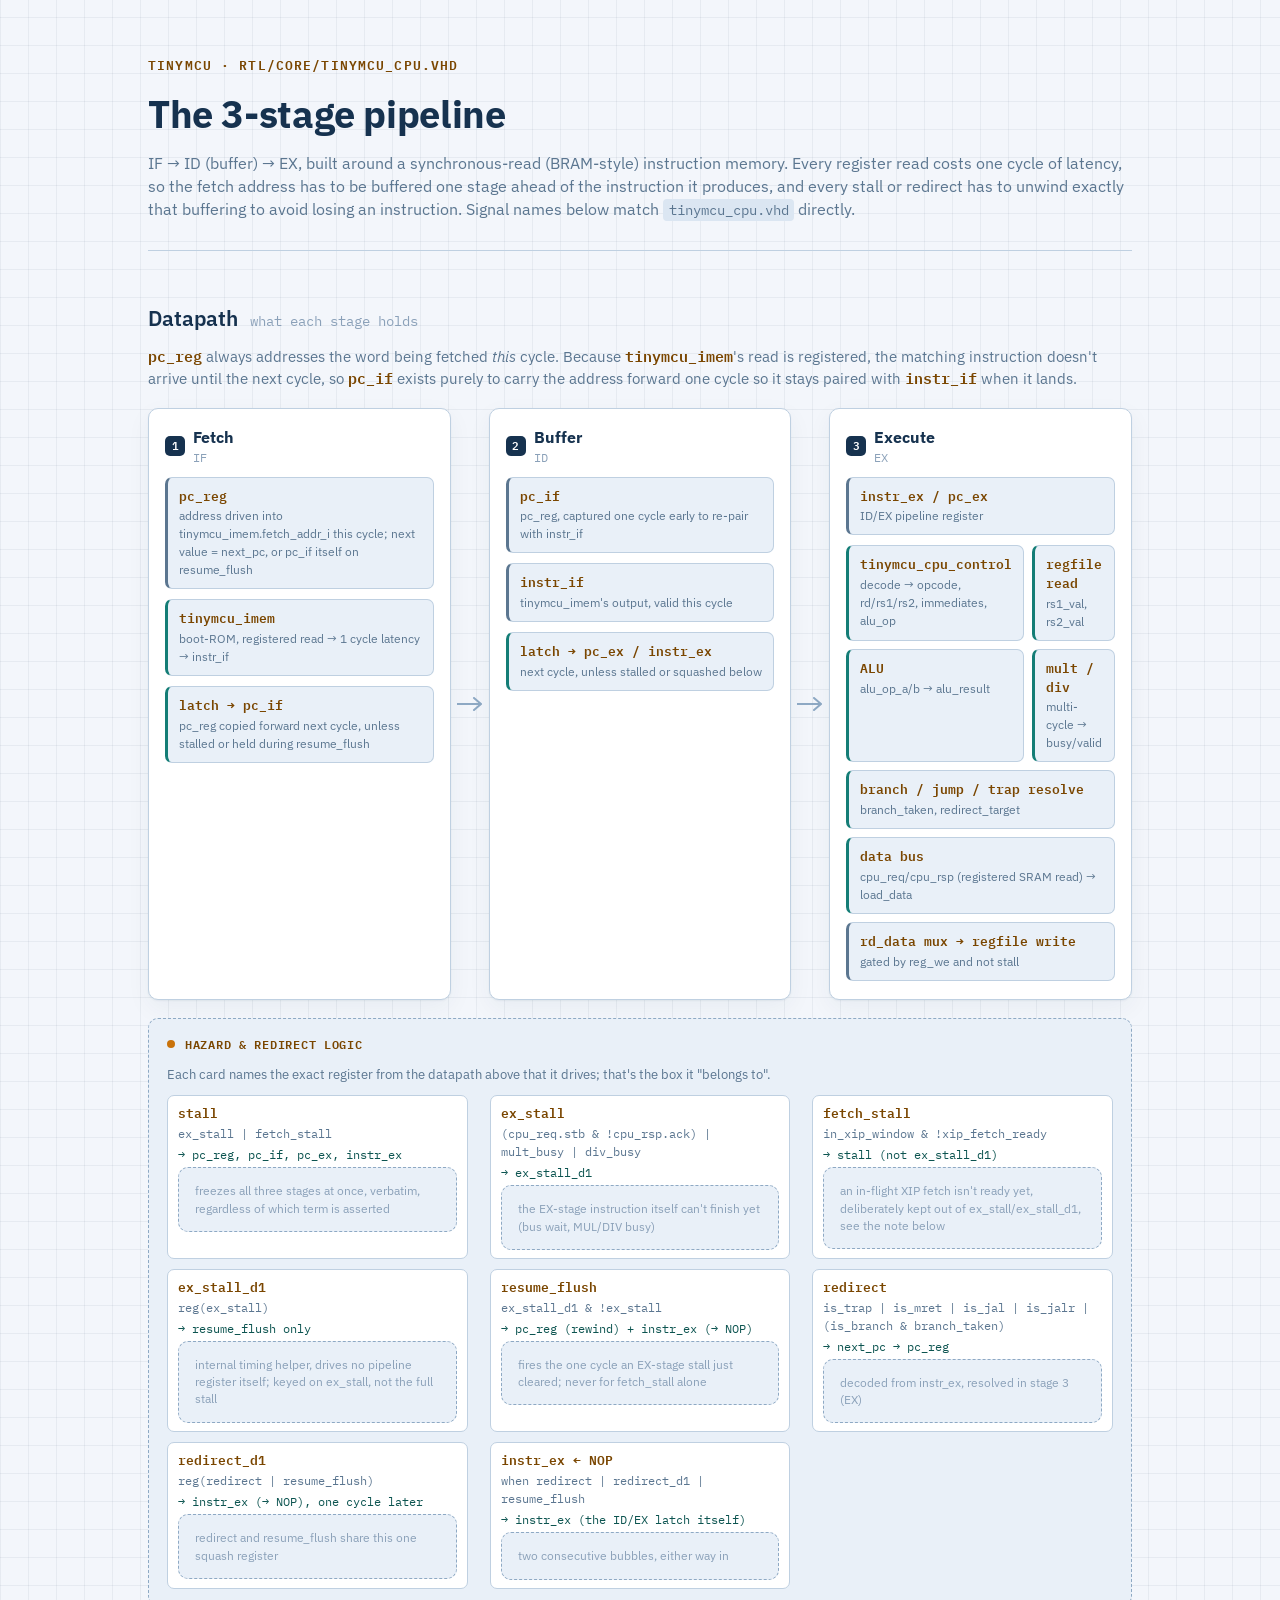
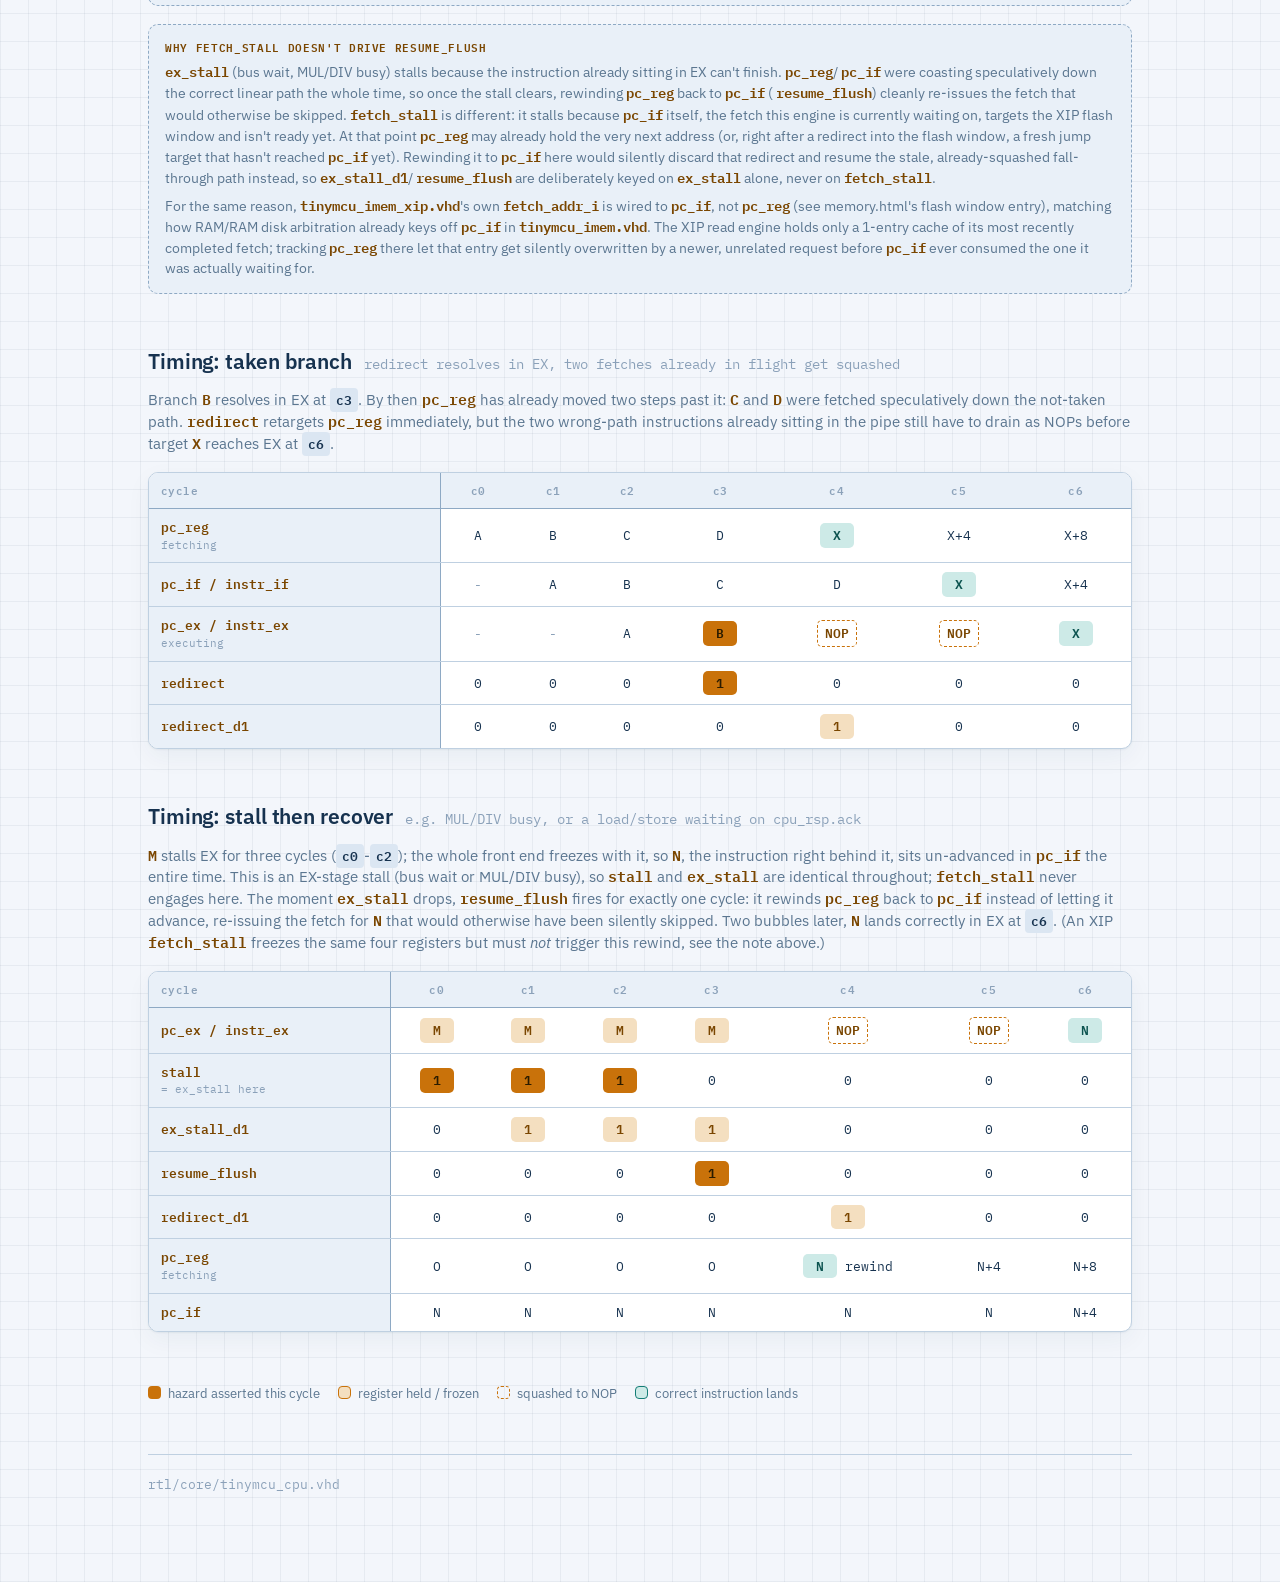
<file: docs/pipeline.html>
<!DOCTYPE html>
<html lang="en">
<head>
<meta charset="UTF-8">
<meta name="viewport" content="width=device-width, initial-scale=1.0">
<title>TinyMCU Pipeline</title>
<link rel="preconnect" href="https://fonts.googleapis.com">
<link rel="preconnect" href="https://fonts.gstatic.com" crossorigin>
<link href="https://fonts.googleapis.com/css2?family=IBM+Plex+Sans:wght@400;500;600;700&family=IBM+Plex+Mono:wght@400;500;600&display=swap" rel="stylesheet">
<link rel="stylesheet" href="tinymcu-docs.css">

<style>
  /* ---------- Datapath diagram ---------- */
  .datapath {
    display: grid;
    grid-template-columns: 1fr auto 1fr auto 1fr;
    align-items: stretch;
    gap: 0 6px;
  }

  .stage {
    background: var(--surface);
    border: 1px solid var(--line);
    border-radius: 10px;
    box-shadow: var(--shadow);
    padding: 16px 16px 18px;
    display: flex;
    flex-direction: column;
    gap: 10px;
    min-width: 0;
  }

  .stage-tag {
    display: flex;
    align-items: center;
    gap: 8px;
  }

  .stage-num {
    font-family: "IBM Plex Mono", monospace;
    font-size: 11px;
    font-weight: 600;
    color: var(--surface);
    background: var(--ink);
    width: 20px;
    height: 20px;
    border-radius: 5px;
    display: grid;
    place-items: center;
    flex: none;
  }

  .stage-title { font-weight: 700; font-size: 16px; }
  .stage-name { color: var(--ink-faint); font-size: 12px; font-family: "IBM Plex Mono", monospace; }

  .block {
    background: var(--surface-2);
    border: 1px solid var(--line);
    border-radius: 7px;
    padding: 9px 11px;
    font-size: 12.8px;
  }

  .block.reg { border-left: 3px solid var(--ink-dim); }
  .block.unit { border-left: 3px solid var(--accent-2); }
  .block .sig {
    font-family: "IBM Plex Mono", monospace;
    font-weight: 600;
    font-size: 12.5px;
    color: var(--accent-ink);
    display: block;
  }
  .block .desc { color: var(--ink-dim); font-size: 12px; display: block; margin-top: 2px; }

  .stage-arrow {
    align-self: center;
    display: flex;
    align-items: center;
    color: var(--line-strong);
  }
  .stage-arrow svg { width: 26px; height: 14px; display: block; }

  .exec-grid {
    display: grid;
    grid-template-columns: 1fr 1fr;
    gap: 8px;
  }
  .exec-grid .block.wide { grid-column: 1 / -1; }

  /* ---------- Control plane strip ---------- */
  .ctrl {
    background: var(--surface-2);
    border: 1px dashed var(--line-strong);
    border-radius: 10px;
    padding: 16px 18px;
    display: flex;
    flex-direction: column;
    gap: 12px;
  }

  .ctrl-head {
    display: flex;
    align-items: center;
    gap: 10px;
    font-family: "IBM Plex Mono", monospace;
    font-size: 12px;
    letter-spacing: 0.06em;
    text-transform: uppercase;
    color: var(--accent-ink);
    font-weight: 600;
  }
  .ctrl-head .dot { width: 8px; height: 8px; border-radius: 50%; background: var(--accent); flex: none; }
  .ctrl-sub { margin: 0; font-size: 12.5px; color: var(--ink-dim); }

  .eqs {
    display: grid;
    grid-template-columns: repeat(auto-fit, minmax(230px, 1fr));
    gap: 10px 22px;
  }

  .eq {
    display: flex;
    flex-direction: column;
    gap: 2px;
    padding: 8px 10px;
    background: var(--surface);
    border: 1px solid var(--line);
    border-radius: 7px;
  }
  .eq .name { font-family: "IBM Plex Mono", monospace; font-weight: 600; font-size: 12.5px; color: var(--accent-ink); }
  .eq .rhs { font-family: "IBM Plex Mono", monospace; font-size: 12px; color: var(--ink-dim); }
  .eq .target { font-family: "IBM Plex Mono", monospace; font-size: 11.5px; color: var(--accent-2-ink); margin-top: 1px; }
  .eq .note { font-size: 11.5px; color: var(--ink-faint); margin-top: 2px; }

  /* ---------- Timing tables: page-specific overrides on top of the
     shared table.timing base (docs/tinymcu-docs.css) -- these tables
     are wide (8 columns), so the row-label column stays pinned. ---------- */
  table.timing { min-width: 760px; }
  .cell-tag { min-width: 34px; }
  table.timing thead th:first-child, table.timing tbody th {
    position: sticky;
    left: 0;
    z-index: 1;
  }

  .marker-row td { border-bottom: 1px solid var(--line); background: var(--surface-2); }
  .marker { font-size: 11px; color: var(--ink-dim); text-align: left !important; }
  .marker b { color: var(--accent-ink); }

  /* ---------- Legend ---------- */
  .legend {
    display: flex;
    flex-wrap: wrap;
    gap: 18px;
    font-size: 12.5px;
    color: var(--ink-dim);
  }
  .legend span { display: inline-flex; align-items: center; gap: 7px; }
  .legend .swatch { width: 13px; height: 13px; border-radius: 4px; flex: none; }

  @media (max-width: 760px) {
    .datapath { grid-template-columns: 1fr; }
    .stage-arrow { transform: rotate(90deg); margin: -6px 0; }
    .exec-grid { grid-template-columns: 1fr; }
  }

  /* ---------- Print: page-specific additions on top of the shared
     print base (docs/tinymcu-docs.css) ---------- */
  @media print {
    main { max-width: none; padding: 0; gap: 28px; }
    .stage { box-shadow: none; }
    /* .datapath as a whole, not just each .stage -- otherwise the grid
       row can break page mid-box while its siblings stay behind. */
    .datapath, .ctrl { break-inside: avoid; }
    table.timing { min-width: 0; }
    /* auto-fit/auto-fill aren't supported by every print/PDF renderer -- fixed column count instead */
    .eqs { grid-template-columns: repeat(3, 1fr); }
  }
</style>
</head>
<body>
<main>

  <header>
    <div class="eyebrow">TinyMCU &middot; rtl/core/tinymcu_cpu.vhd</div>
    <h1>The 3-stage pipeline</h1>
    <p>
      IF &rarr; ID (buffer) &rarr; EX, built around a synchronous-read (BRAM-style) instruction
      memory. Every register read costs one cycle of latency, so the fetch address has to be
      buffered one stage ahead of the instruction it produces, and every stall or redirect
      has to unwind exactly that buffering to avoid losing an instruction. Signal names below
      match <code>tinymcu_cpu.vhd</code> directly.
    </p>
  </header>

  <section>
    <div class="section-head">
      <h2>Datapath</h2>
      <span class="section-sub">what each stage holds</span>
    </div>
    <p class="lead">
      <span class="ref">pc_reg</span> always addresses the word being fetched <em>this</em> cycle. Because
      <span class="ref">tinymcu_imem</span>'s read is registered, the matching instruction doesn't arrive until
      the next cycle, so <span class="ref">pc_if</span> exists purely to carry the address forward one
      cycle so it stays paired with <span class="ref">instr_if</span> when it lands.
    </p>

    <div class="datapath">
      <div class="stage">
        <div class="stage-tag">
          <span class="stage-num">1</span>
          <div><div class="stage-title">Fetch</div><div class="stage-name">IF</div></div>
        </div>
        <div class="block reg">
          <span class="sig">pc_reg</span>
          <span class="desc">address driven into tinymcu_imem.fetch_addr_i this cycle; next value = next_pc, or pc_if itself on resume_flush</span>
        </div>
        <div class="block unit">
          <span class="sig">tinymcu_imem</span>
          <span class="desc">boot-ROM, registered read &rarr; 1 cycle latency &rarr; instr_if</span>
        </div>
        <div class="block unit">
          <span class="sig">latch &rarr; pc_if</span>
          <span class="desc">pc_reg copied forward next cycle, unless stalled or held during resume_flush</span>
        </div>
      </div>

      <div class="stage-arrow" aria-hidden="true">
        <svg viewBox="0 0 26 14"><path d="M0 7H24M24 7L17 1M24 7L17 13" fill="none" stroke="currentColor" stroke-width="2" stroke-linecap="round" stroke-linejoin="round"/></svg>
      </div>

      <div class="stage">
        <div class="stage-tag">
          <span class="stage-num">2</span>
          <div><div class="stage-title">Buffer</div><div class="stage-name">ID</div></div>
        </div>
        <div class="block reg">
          <span class="sig">pc_if</span>
          <span class="desc">pc_reg, captured one cycle early to re-pair with instr_if</span>
        </div>
        <div class="block reg">
          <span class="sig">instr_if</span>
          <span class="desc">tinymcu_imem's output, valid this cycle</span>
        </div>
        <div class="block unit">
          <span class="sig">latch &rarr; pc_ex / instr_ex</span>
          <span class="desc">next cycle, unless stalled or squashed below</span>
        </div>
      </div>

      <div class="stage-arrow" aria-hidden="true">
        <svg viewBox="0 0 26 14"><path d="M0 7H24M24 7L17 1M24 7L17 13" fill="none" stroke="currentColor" stroke-width="2" stroke-linecap="round" stroke-linejoin="round"/></svg>
      </div>

      <div class="stage">
        <div class="stage-tag">
          <span class="stage-num">3</span>
          <div><div class="stage-title">Execute</div><div class="stage-name">EX</div></div>
        </div>
        <div class="block reg">
          <span class="sig">instr_ex / pc_ex</span>
          <span class="desc">ID/EX pipeline register</span>
        </div>
        <div class="exec-grid">
          <div class="block unit"><span class="sig">tinymcu_cpu_control</span><span class="desc">decode &rarr; opcode, rd/rs1/rs2, immediates, alu_op</span></div>
          <div class="block unit"><span class="sig">regfile read</span><span class="desc">rs1_val, rs2_val</span></div>
          <div class="block unit"><span class="sig">ALU</span><span class="desc">alu_op_a/b &rarr; alu_result</span></div>
          <div class="block unit"><span class="sig">mult / div</span><span class="desc">multi-cycle &rarr; busy/valid</span></div>
          <div class="block unit wide"><span class="sig">branch / jump / trap resolve</span><span class="desc">branch_taken, redirect_target</span></div>
          <div class="block unit wide"><span class="sig">data bus</span><span class="desc">cpu_req/cpu_rsp (registered SRAM read) &rarr; load_data</span></div>
          <div class="block reg wide"><span class="sig">rd_data mux &rarr; regfile write</span><span class="desc">gated by reg_we and not stall</span></div>
        </div>
      </div>
    </div>

    <div class="ctrl">
      <div class="ctrl-head"><span class="dot"></span>Hazard &amp; redirect logic</div>
      <p class="ctrl-sub">Each card names the exact register from the datapath above that it drives; that's the box it "belongs to".</p>
      <div class="eqs">
        <div class="eq">
          <span class="name">stall</span>
          <span class="rhs">ex_stall | fetch_stall</span>
          <span class="target">&rarr; pc_reg, pc_if, pc_ex, instr_ex</span>
          <span class="note">freezes all three stages at once, verbatim, regardless of which term is asserted</span>
        </div>
        <div class="eq">
          <span class="name">ex_stall</span>
          <span class="rhs">(cpu_req.stb &amp; !cpu_rsp.ack) | mult_busy | div_busy</span>
          <span class="target">&rarr; ex_stall_d1</span>
          <span class="note">the EX-stage instruction itself can't finish yet (bus wait, MUL/DIV busy)</span>
        </div>
        <div class="eq">
          <span class="name">fetch_stall</span>
          <span class="rhs">in_xip_window &amp; !xip_fetch_ready</span>
          <span class="target">&rarr; stall (not ex_stall_d1)</span>
          <span class="note">an in-flight XIP fetch isn't ready yet, deliberately kept out of ex_stall/ex_stall_d1, see the note below</span>
        </div>
        <div class="eq">
          <span class="name">ex_stall_d1</span>
          <span class="rhs">reg(ex_stall)</span>
          <span class="target">&rarr; resume_flush only</span>
          <span class="note">internal timing helper, drives no pipeline register itself; keyed on ex_stall, not the full stall</span>
        </div>
        <div class="eq">
          <span class="name">resume_flush</span>
          <span class="rhs">ex_stall_d1 &amp; !ex_stall</span>
          <span class="target">&rarr; pc_reg (rewind) + instr_ex (&rarr; NOP)</span>
          <span class="note">fires the one cycle an EX-stage stall just cleared; never for fetch_stall alone</span>
        </div>
        <div class="eq">
          <span class="name">redirect</span>
          <span class="rhs">is_trap | is_mret | is_jal | is_jalr | (is_branch &amp; branch_taken)</span>
          <span class="target">&rarr; next_pc &rarr; pc_reg</span>
          <span class="note">decoded from instr_ex, resolved in stage 3 (EX)</span>
        </div>
        <div class="eq">
          <span class="name">redirect_d1</span>
          <span class="rhs">reg(redirect | resume_flush)</span>
          <span class="target">&rarr; instr_ex (&rarr; NOP), one cycle later</span>
          <span class="note">redirect and resume_flush share this one squash register</span>
        </div>
        <div class="eq">
          <span class="name">instr_ex &larr; NOP</span>
          <span class="rhs">when redirect | redirect_d1 | resume_flush</span>
          <span class="target">&rarr; instr_ex (the ID/EX latch itself)</span>
          <span class="note">two consecutive bubbles, either way in</span>
        </div>
      </div>
    </div>

    <div class="note">
      <div class="note-head">Why fetch_stall doesn't drive resume_flush</div>
      <p>
        <span class="ref">ex_stall</span> (bus wait, MUL/DIV busy) stalls because the
        instruction already sitting in EX can't finish. <span class="ref">pc_reg</span>/
        <span class="ref">pc_if</span> were coasting speculatively down the correct linear
        path the whole time, so once the stall clears, rewinding
        <span class="ref">pc_reg</span> back to <span class="ref">pc_if</span> (
        <span class="ref">resume_flush</span>) cleanly re-issues the fetch that would
        otherwise be skipped. <span class="ref">fetch_stall</span> is different: it stalls
        because <span class="ref">pc_if</span> itself, the fetch this engine is
        currently waiting on, targets the XIP flash window and isn't ready yet. At that
        point <span class="ref">pc_reg</span> may already hold the very next address (or,
        right after a redirect into the flash window, a fresh jump target that hasn't
        reached <span class="ref">pc_if</span> yet). Rewinding it to <span class="ref">pc_if</span>
        here would silently discard that redirect and resume the stale, already-squashed
        fall-through path instead, so <span class="ref">ex_stall_d1</span>/
        <span class="ref">resume_flush</span> are deliberately keyed on
        <span class="ref">ex_stall</span> alone, never on <span class="ref">fetch_stall</span>.
      </p>
      <p>
        For the same reason, <span class="ref">tinymcu_imem_xip.vhd</span>'s own
        <span class="ref">fetch_addr_i</span> is wired to <span class="ref">pc_if</span>, not
        <span class="ref">pc_reg</span> (see memory.html's flash window entry), matching how
        RAM/RAM disk arbitration already keys off <span class="ref">pc_if</span> in
        <span class="ref">tinymcu_imem.vhd</span>. The XIP read engine holds only a
        1-entry cache of its most recently completed fetch; tracking <span class="ref">pc_reg</span>
        there let that entry get silently overwritten by a newer, unrelated request
        before <span class="ref">pc_if</span> ever consumed the one it was actually
        waiting for.
      </p>
    </div>
  </section>

  <section>
    <div class="section-head">
      <h2>Timing: taken branch</h2>
      <span class="section-sub">redirect resolves in EX, two fetches already in flight get squashed</span>
    </div>
    <p class="lead">
      Branch <span class="ref">B</span> resolves in EX at <span class="cyc">c3</span>. By then <span class="ref">pc_reg</span>
      has already moved two steps past it: <span class="ref">C</span> and <span class="ref">D</span>
      were fetched speculatively down the not-taken path. <span class="ref">redirect</span> retargets
      <span class="ref">pc_reg</span> immediately, but the two wrong-path instructions already sitting
      in the pipe still have to drain as NOPs before target <span class="ref">X</span> reaches EX at <span class="cyc">c6</span>.
    </p>
    <div class="timing-wrap">
      <table class="timing">
        <thead>
          <tr>
            <th>cycle</th><th>c0</th><th>c1</th><th>c2</th><th>c3</th><th>c4</th><th>c5</th><th>c6</th>
          </tr>
        </thead>
        <tbody>
          <tr>
            <th>pc_reg <span class="hint">fetching</span></th>
            <td>A</td><td>B</td><td>C</td><td>D</td>
            <td><span class="cell-tag tag-ok">X</span></td><td>X+4</td><td>X+8</td>
          </tr>
          <tr>
            <th>pc_if / instr_if</th>
            <td class="tag-lo">-</td><td>A</td><td>B</td><td>C</td>
            <td>D</td><td><span class="cell-tag tag-ok">X</span></td><td>X+4</td>
          </tr>
          <tr>
            <th>pc_ex / instr_ex <span class="hint">executing</span></th>
            <td class="tag-lo">-</td><td class="tag-lo">-</td><td>A</td>
            <td><span class="cell-tag tag-hi">B</span></td>
            <td><span class="cell-tag tag-bubble">NOP</span></td>
            <td><span class="cell-tag tag-bubble">NOP</span></td>
            <td><span class="cell-tag tag-ok">X</span></td>
          </tr>
          <tr>
            <th>redirect</th>
            <td>0</td><td>0</td><td>0</td><td><span class="cell-tag tag-hi">1</span></td><td>0</td><td>0</td><td>0</td>
          </tr>
          <tr>
            <th>redirect_d1</th>
            <td>0</td><td>0</td><td>0</td><td>0</td><td><span class="cell-tag tag-hold">1</span></td><td>0</td><td>0</td>
          </tr>
        </tbody>
      </table>
    </div>
  </section>

  <section>
    <div class="section-head">
      <h2>Timing: stall then recover</h2>
      <span class="section-sub">e.g. MUL/DIV busy, or a load/store waiting on cpu_rsp.ack</span>
    </div>
    <p class="lead">
      <span class="ref">M</span> stalls EX for three cycles (<span class="cyc">c0</span>-<span class="cyc">c2</span>); the whole front end freezes
      with it, so <span class="ref">N</span>, the instruction right behind it, sits
      un-advanced in <span class="ref">pc_if</span> the entire time. This is an EX-stage stall
      (bus wait or MUL/DIV busy), so <span class="ref">stall</span> and <span class="ref">ex_stall</span>
      are identical throughout; <span class="ref">fetch_stall</span> never engages here. The moment
      <span class="ref">ex_stall</span> drops, <span class="ref">resume_flush</span> fires for
      exactly one cycle: it rewinds <span class="ref">pc_reg</span> back to
      <span class="ref">pc_if</span> instead of letting it advance, re-issuing the fetch for
      <span class="ref">N</span> that would otherwise have been silently skipped. Two bubbles
      later, <span class="ref">N</span> lands correctly in EX at <span class="cyc">c6</span>.
      (An XIP <span class="ref">fetch_stall</span> freezes the same four registers but must
      <em>not</em> trigger this rewind, see the note above.)
    </p>
    <div class="timing-wrap">
      <table class="timing">
        <thead>
          <tr>
            <th>cycle</th><th>c0</th><th>c1</th><th>c2</th><th>c3</th><th>c4</th><th>c5</th><th>c6</th>
          </tr>
        </thead>
        <tbody>
          <tr>
            <th>pc_ex / instr_ex</th>
            <td><span class="cell-tag tag-hold">M</span></td>
            <td><span class="cell-tag tag-hold">M</span></td>
            <td><span class="cell-tag tag-hold">M</span></td>
            <td><span class="cell-tag tag-hold">M</span></td>
            <td><span class="cell-tag tag-bubble">NOP</span></td>
            <td><span class="cell-tag tag-bubble">NOP</span></td>
            <td><span class="cell-tag tag-ok">N</span></td>
          </tr>
          <tr>
            <th>stall <span class="hint">= ex_stall here</span></th>
            <td><span class="cell-tag tag-hi">1</span></td>
            <td><span class="cell-tag tag-hi">1</span></td>
            <td><span class="cell-tag tag-hi">1</span></td>
            <td>0</td><td>0</td><td>0</td><td>0</td>
          </tr>
          <tr>
            <th>ex_stall_d1</th>
            <td>0</td>
            <td><span class="cell-tag tag-hold">1</span></td>
            <td><span class="cell-tag tag-hold">1</span></td>
            <td><span class="cell-tag tag-hold">1</span></td>
            <td>0</td><td>0</td><td>0</td>
          </tr>
          <tr>
            <th>resume_flush</th>
            <td>0</td><td>0</td><td>0</td>
            <td><span class="cell-tag tag-hi">1</span></td>
            <td>0</td><td>0</td><td>0</td>
          </tr>
          <tr>
            <th>redirect_d1</th>
            <td>0</td><td>0</td><td>0</td><td>0</td>
            <td><span class="cell-tag tag-hold">1</span></td>
            <td>0</td><td>0</td>
          </tr>
          <tr>
            <th>pc_reg <span class="hint">fetching</span></th>
            <td>O</td><td>O</td><td>O</td><td>O</td>
            <td><span class="cell-tag tag-ok">N</span> <span class="hint" style="display:inline">rewind</span></td>
            <td>N+4</td><td>N+8</td>
          </tr>
          <tr>
            <th>pc_if</th>
            <td>N</td><td>N</td><td>N</td><td>N</td><td>N</td><td>N</td><td>N+4</td>
          </tr>
        </tbody>
      </table>
    </div>
  </section>

  <div class="legend">
    <span><span class="swatch" style="background:var(--accent);"></span>hazard asserted this cycle</span>
    <span><span class="swatch" style="background:var(--accent-soft); border:1px solid var(--accent);"></span>register held / frozen</span>
    <span><span class="swatch" style="background:transparent; border:1px dashed var(--accent);"></span>squashed to NOP</span>
    <span><span class="swatch" style="background:var(--accent-2-soft); border:1px solid var(--accent-2);"></span>correct instruction lands</span>
  </div>

  <footer>
    <span class="mono">rtl/core/tinymcu_cpu.vhd</span>
  </footer>

</main>
</body>
</html>
</file>
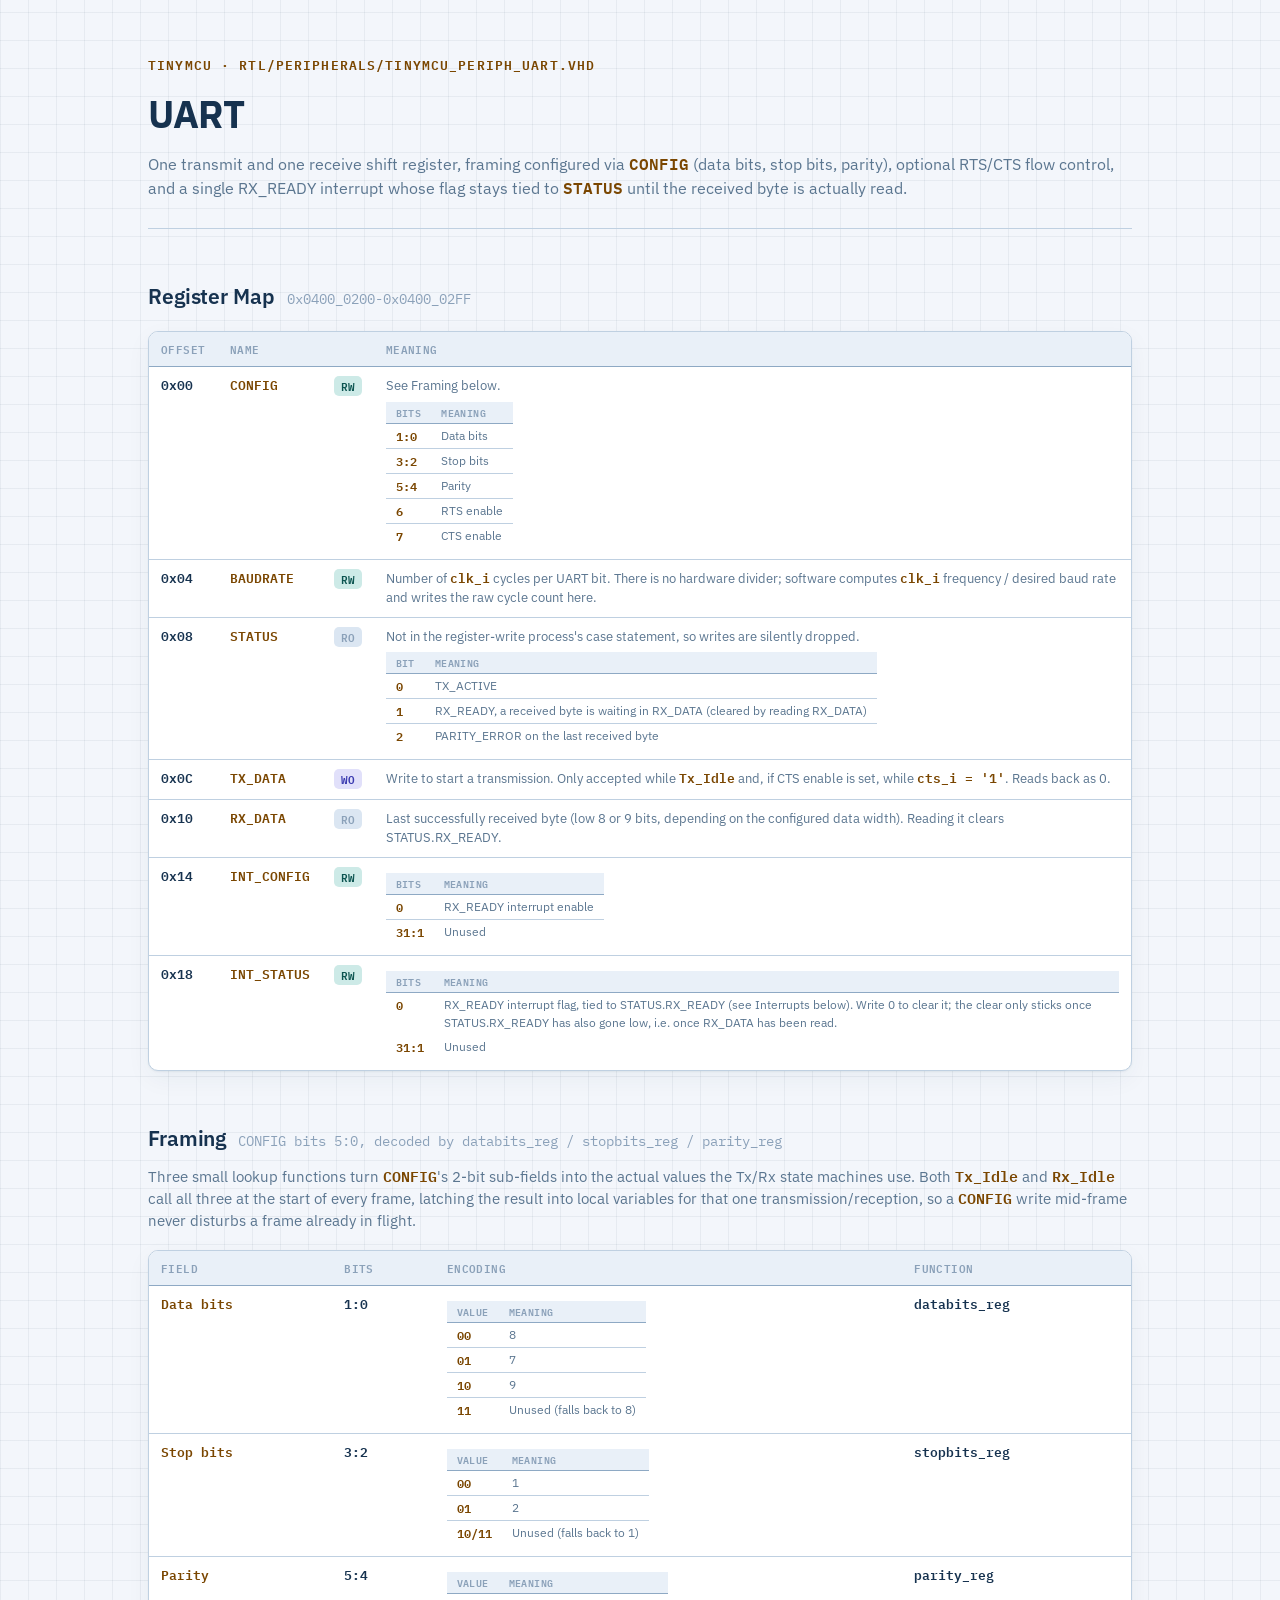
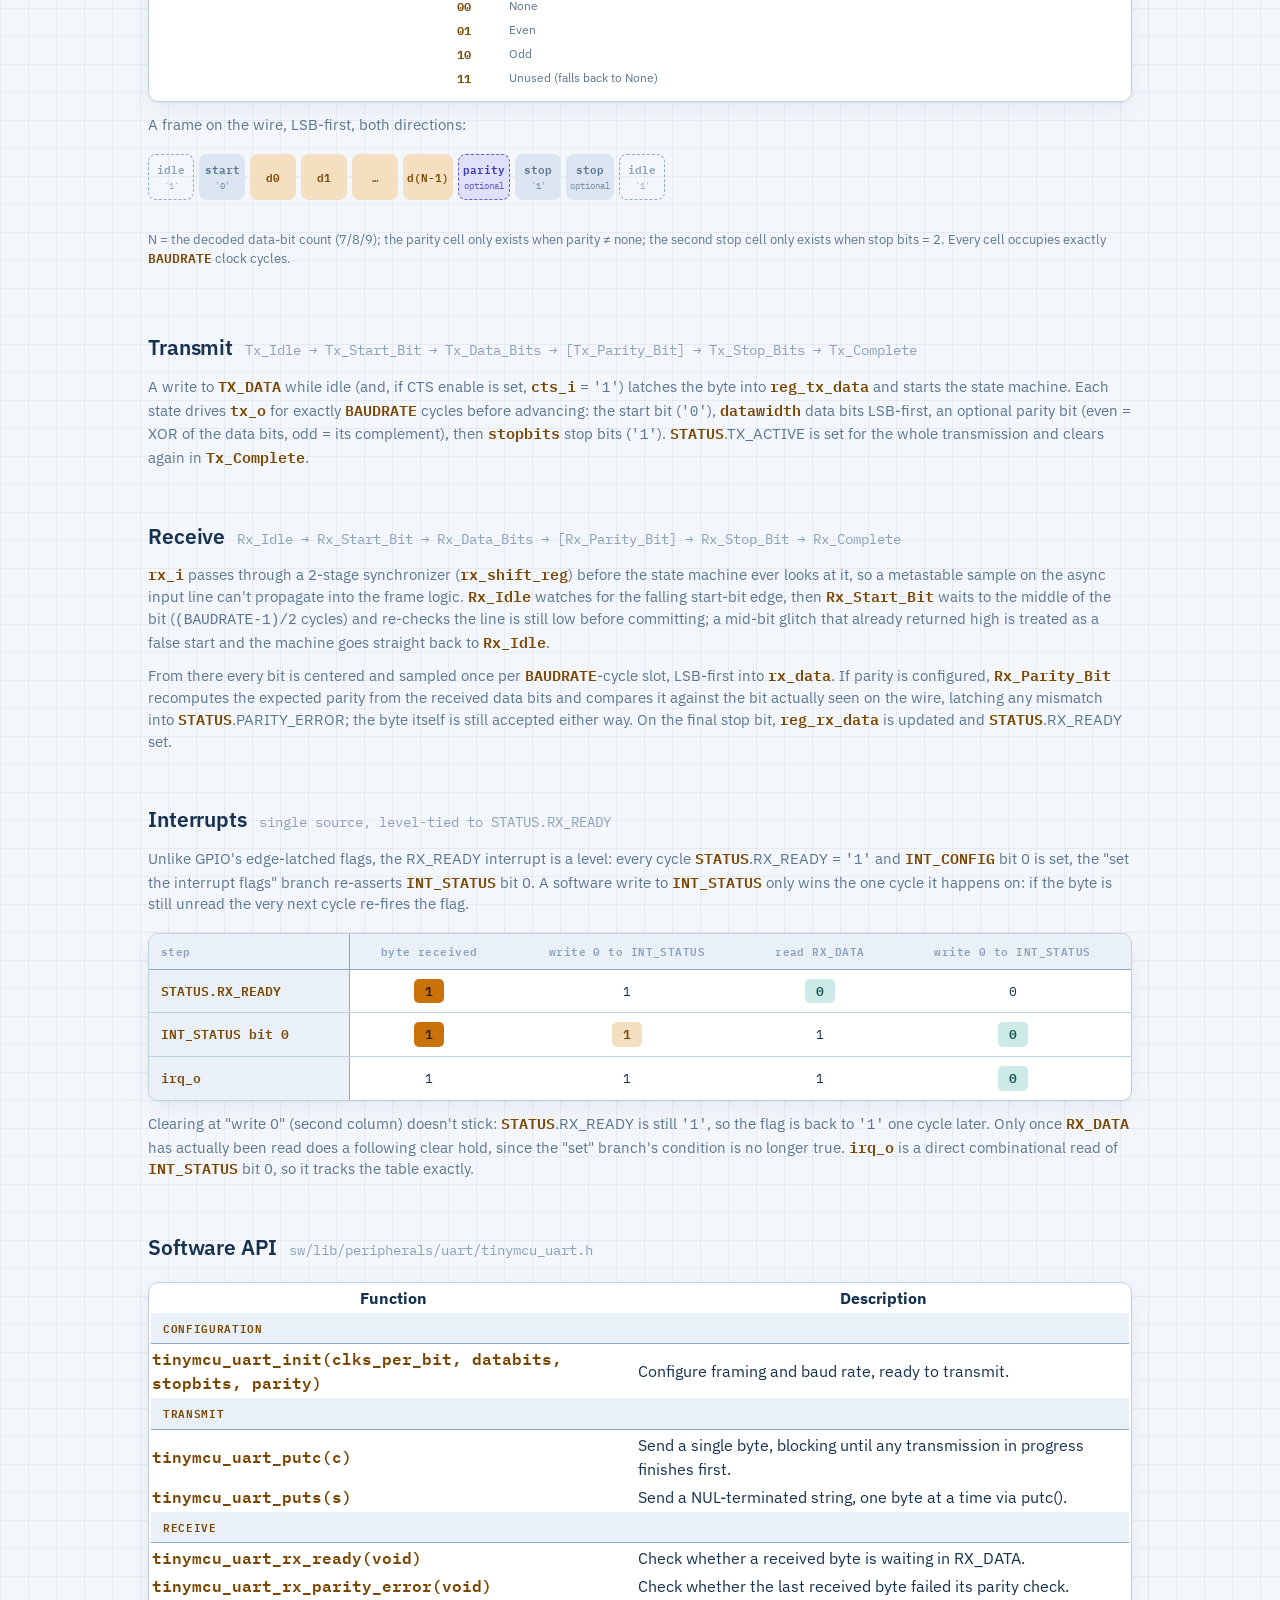
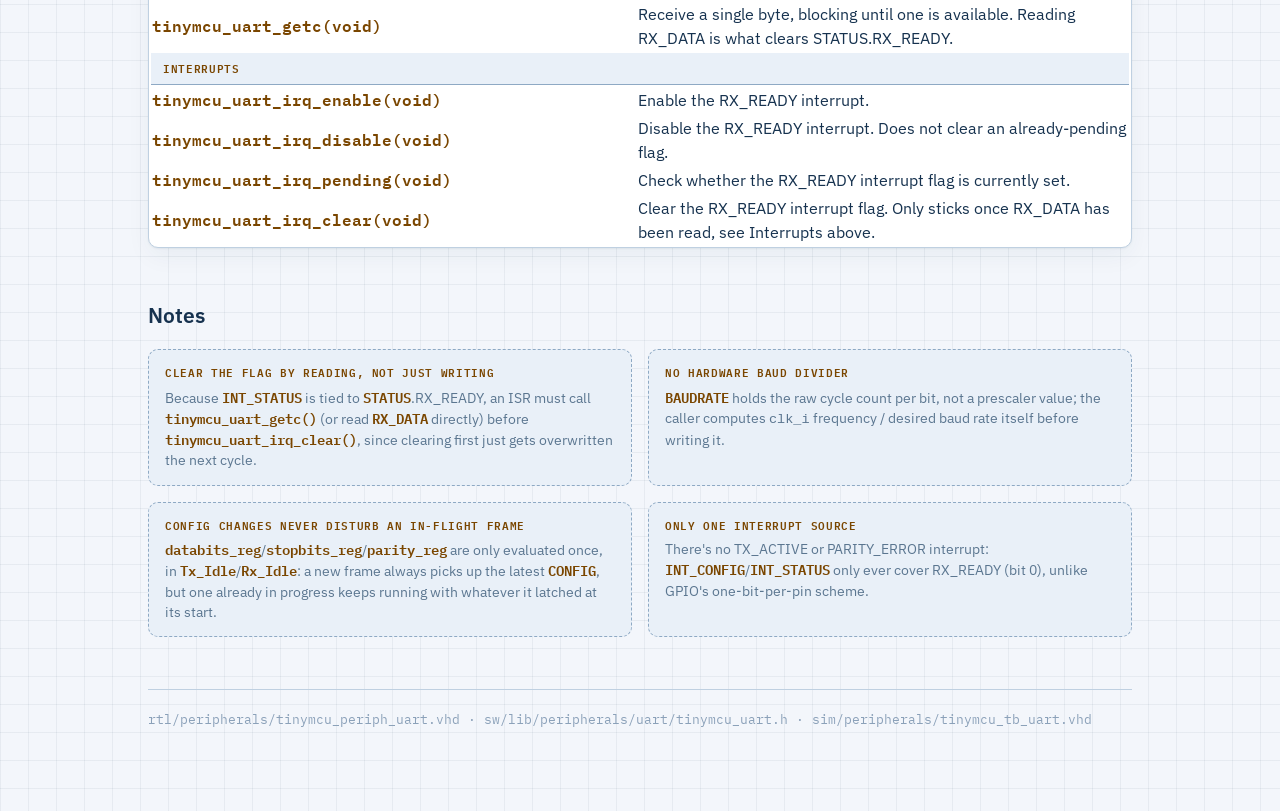
<file: docs/uart.html>
<!DOCTYPE html>
<html lang="en">
<head>
<meta charset="UTF-8">
<meta name="viewport" content="width=device-width, initial-scale=1.0">
<title>TinyMCU UART</title>
<link rel="preconnect" href="https://fonts.googleapis.com">
<link rel="preconnect" href="https://fonts.gstatic.com" crossorigin>
<link href="https://fonts.googleapis.com/css2?family=IBM+Plex+Sans:wght@400;500;600;700&family=IBM+Plex+Mono:wght@400;500;600&display=swap" rel="stylesheet">
<link rel="stylesheet" href="tinymcu-docs.css">

<style>
  /* ---------- Tables: page-specific width; td.reg holds byte offsets
     (hex values, not identifiers), so it stays plain ink rather than
     the shared .ref accent (docs/tinymcu-docs.css). ---------- */
  table.map { min-width: 640px; }
  table.map td.reg {
    font-family: "IBM Plex Mono", monospace;
    font-weight: 600;
    color: var(--ink);
    white-space: nowrap;
  }
  .rw {
    display: inline-block;
    font-family: "IBM Plex Mono", monospace;
    font-size: 10.5px;
    font-weight: 600;
    padding: 2px 7px;
    border-radius: 5px;
  }
  .rw.rw-rw { background: var(--accent-2-soft); color: var(--accent-2-ink); }
  .rw.rw-ro { background: var(--surface-3); color: var(--ink-faint); }
  .rw.rw-wo { background: var(--accent-3-soft); color: var(--accent-3-ink); }

  /* ---------- Frame diagram ---------- */
  .frame {
    display: flex;
    flex-wrap: wrap;
    align-items: center;
    gap: 5px;
  }
  .frame-cell {
    display: flex;
    flex-direction: column;
    align-items: center;
    justify-content: center;
    gap: 1px;
    min-width: 46px;
    height: 46px;
    border-radius: 8px;
    font-family: "IBM Plex Mono", monospace;
    font-size: 11px;
    font-weight: 600;
    padding: 0 4px;
    text-align: center;
  }
  .frame-cell .sub { font-size: 9px; font-weight: 400; opacity: 0.8; }
  .frame-cell.idle { background: transparent; border: 1px dashed var(--line-strong); color: var(--ink-faint); }
  .frame-cell.start { background: var(--surface-3); color: var(--ink-dim); }
  .frame-cell.data { background: var(--accent-soft); color: var(--accent-ink); }
  .frame-cell.parity { background: var(--accent-3-soft); color: var(--accent-3-ink); border: 1px dashed var(--accent-3); }
  .frame-cell.stop { background: var(--surface-3); color: var(--ink-dim); }
  .frame-note { font-size: 12.5px; color: var(--ink-dim); }

  /* ---------- Timing tables: page-specific width ---------- */
  table.timing { min-width: 620px; }

  /* ---------- API table: page-specific width ---------- */
  table.api { min-width: 760px; }
  .api-group {
    font-family: "IBM Plex Mono", monospace;
    font-size: 11px;
    font-weight: 600;
    letter-spacing: 0.06em;
    text-transform: uppercase;
    color: var(--accent-ink);
    background: var(--surface-2);
  }
  .api-group td { padding: 7px 12px; border-bottom: 1px solid var(--line-strong); }

  /* ---------- Print: page-specific additions on top of the shared
     print base (docs/tinymcu-docs.css) ---------- */
  @media print {
    .note { break-inside: avoid; }
  }
</style>
</head>
<body>

<main>

  <header>
    <div class="eyebrow">TinyMCU &middot; rtl/peripherals/tinymcu_periph_uart.vhd</div>
    <h1>UART</h1>
    <p>
      One transmit and one receive shift register, framing configured via <span class="ref">CONFIG</span>
      (data bits, stop bits, parity), optional RTS/CTS flow control, and a single
      RX_READY interrupt whose flag stays tied to <span class="ref">STATUS</span> until the
      received byte is actually read.
    </p>
  </header>

  <section>
    <div class="section-head">
      <h2>Register Map</h2>
      <span class="section-sub">0x0400_0200-0x0400_02FF</span>
    </div>

    <div class="table-wrap">
      <table class="map">
        <thead><tr><th>Offset</th><th>Name</th><th></th><th>Meaning</th></tr></thead>
        <tbody>
          <tr>
            <td class="reg">0x00</td><td class="field">CONFIG</td><td><span class="rw rw-rw">RW</span></td>
            <td class="desc">
              See Framing below.
              <table class="bits">
                <thead><tr><th>Bits</th><th>Meaning</th></tr></thead>
                <tbody>
                  <tr><td class="val">1:0</td><td>Data bits</td></tr>
                  <tr><td class="val">3:2</td><td>Stop bits</td></tr>
                  <tr><td class="val">5:4</td><td>Parity</td></tr>
                  <tr><td class="val">6</td><td>RTS enable</td></tr>
                  <tr><td class="val">7</td><td>CTS enable</td></tr>
                </tbody>
              </table>
            </td>
          </tr>
          <tr>
            <td class="reg">0x04</td><td class="field">BAUDRATE</td><td><span class="rw rw-rw">RW</span></td>
            <td class="desc">Number of <code>clk_i</code> cycles per UART bit. There is no hardware divider; software computes <code>clk_i</code> frequency / desired baud rate and writes the raw cycle count here.</td>
          </tr>
          <tr>
            <td class="reg">0x08</td><td class="field">STATUS</td><td><span class="rw rw-ro">RO</span></td>
            <td class="desc">
              Not in the register-write process's case statement, so writes are silently dropped.
              <table class="bits">
                <thead><tr><th>Bit</th><th>Meaning</th></tr></thead>
                <tbody>
                  <tr><td class="val">0</td><td>TX_ACTIVE</td></tr>
                  <tr><td class="val">1</td><td>RX_READY, a received byte is waiting in RX_DATA (cleared by reading RX_DATA)</td></tr>
                  <tr><td class="val">2</td><td>PARITY_ERROR on the last received byte</td></tr>
                </tbody>
              </table>
            </td>
          </tr>
          <tr>
            <td class="reg">0x0C</td><td class="field">TX_DATA</td><td><span class="rw rw-wo">WO</span></td>
            <td class="desc">Write to start a transmission. Only accepted while <code>Tx_Idle</code> and, if CTS enable is set, while <code>cts_i = '1'</code>. Reads back as 0.</td>
          </tr>
          <tr>
            <td class="reg">0x10</td><td class="field">RX_DATA</td><td><span class="rw rw-ro">RO</span></td>
            <td class="desc">Last successfully received byte (low 8 or 9 bits, depending on the configured data width). Reading it clears STATUS.RX_READY.</td>
          </tr>
          <tr>
            <td class="reg">0x14</td><td class="field">INT_CONFIG</td><td><span class="rw rw-rw">RW</span></td>
            <td class="desc">
              <table class="bits">
                <thead><tr><th>Bits</th><th>Meaning</th></tr></thead>
                <tbody>
                  <tr><td class="val">0</td><td>RX_READY interrupt enable</td></tr>
                  <tr><td class="val">31:1</td><td>Unused</td></tr>
                </tbody>
              </table>
            </td>
          </tr>
          <tr>
            <td class="reg">0x18</td><td class="field">INT_STATUS</td><td><span class="rw rw-rw">RW</span></td>
            <td class="desc">
              <table class="bits">
                <thead><tr><th>Bits</th><th>Meaning</th></tr></thead>
                <tbody>
                  <tr><td class="val">0</td><td>RX_READY interrupt flag, tied to STATUS.RX_READY (see Interrupts below). Write 0 to clear it; the clear only sticks once STATUS.RX_READY has also gone low, i.e. once RX_DATA has been read.</td></tr>
                  <tr><td class="val">31:1</td><td>Unused</td></tr>
                </tbody>
              </table>
            </td>
          </tr>
        </tbody>
      </table>
    </div>
  </section>

  <section>
    <div class="section-head">
      <h2>Framing</h2>
      <span class="section-sub">CONFIG bits 5:0, decoded by databits_reg / stopbits_reg / parity_reg</span>
    </div>
    <p class="lead">
      Three small lookup functions turn <span class="ref">CONFIG</span>'s 2-bit sub-fields into the
      actual values the Tx/Rx state machines use. Both <span class="ref">Tx_Idle</span> and
      <span class="ref">Rx_Idle</span> call all three at the start of every frame, latching the
      result into local variables for that one transmission/reception, so a
      <span class="ref">CONFIG</span> write mid-frame never disturbs a frame already in flight.
    </p>

    <div class="table-wrap">
      <table class="map">
        <thead><tr><th>Field</th><th>Bits</th><th>Encoding</th><th>Function</th></tr></thead>
        <tbody>
          <tr>
            <td class="field">Data bits</td><td class="reg">1:0</td>
            <td class="desc">
              <table class="bits">
                <thead><tr><th>Value</th><th>Meaning</th></tr></thead>
                <tbody>
                  <tr><td class="val">00</td><td>8</td></tr>
                  <tr><td class="val">01</td><td>7</td></tr>
                  <tr><td class="val">10</td><td>9</td></tr>
                  <tr><td class="val">11</td><td>Unused (falls back to 8)</td></tr>
                </tbody>
              </table>
            </td>
            <td class="reg">databits_reg</td>
          </tr>
          <tr>
            <td class="field">Stop bits</td><td class="reg">3:2</td>
            <td class="desc">
              <table class="bits">
                <thead><tr><th>Value</th><th>Meaning</th></tr></thead>
                <tbody>
                  <tr><td class="val">00</td><td>1</td></tr>
                  <tr><td class="val">01</td><td>2</td></tr>
                  <tr><td class="val">10/11</td><td>Unused (falls back to 1)</td></tr>
                </tbody>
              </table>
            </td>
            <td class="reg">stopbits_reg</td>
          </tr>
          <tr>
            <td class="field">Parity</td><td class="reg">5:4</td>
            <td class="desc">
              <table class="bits">
                <thead><tr><th>Value</th><th>Meaning</th></tr></thead>
                <tbody>
                  <tr><td class="val">00</td><td>None</td></tr>
                  <tr><td class="val">01</td><td>Even</td></tr>
                  <tr><td class="val">10</td><td>Odd</td></tr>
                  <tr><td class="val">11</td><td>Unused (falls back to None)</td></tr>
                </tbody>
              </table>
            </td>
            <td class="reg">parity_reg</td>
          </tr>
        </tbody>
      </table>
    </div>

    <p class="lead">A frame on the wire, LSB-first, both directions:</p>
    <div class="frame">
      <span class="frame-cell idle">idle<span class="sub">'1'</span></span>
      <span class="frame-cell start">start<span class="sub">'0'</span></span>
      <span class="frame-cell data">d0</span>
      <span class="frame-cell data">d1</span>
      <span class="frame-cell data">&hellip;</span>
      <span class="frame-cell data">d(N-1)</span>
      <span class="frame-cell parity">parity<span class="sub">optional</span></span>
      <span class="frame-cell stop">stop<span class="sub">'1'</span></span>
      <span class="frame-cell stop">stop<span class="sub">optional</span></span>
      <span class="frame-cell idle">idle<span class="sub">'1'</span></span>
    </div>
    <p class="frame-note">
      N = the decoded data-bit count (7/8/9); the parity cell only exists when parity &ne; none;
      the second stop cell only exists when stop bits = 2. Every cell occupies exactly
      <span class="ref">BAUDRATE</span> clock cycles.
    </p>
  </section>

  <section>
    <div class="section-head">
      <h2>Transmit</h2>
      <span class="section-sub">Tx_Idle &rarr; Tx_Start_Bit &rarr; Tx_Data_Bits &rarr; [Tx_Parity_Bit] &rarr; Tx_Stop_Bits &rarr; Tx_Complete</span>
    </div>
    <p class="lead">
      A write to <span class="ref">TX_DATA</span> while idle (and, if CTS enable is set,
      <span class="ref">cts_i</span> = <code>'1'</code>) latches the byte into
      <span class="ref">reg_tx_data</span> and starts the state machine. Each state drives
      <span class="ref">tx_o</span> for exactly <span class="ref">BAUDRATE</span> cycles before advancing:
      the start bit (<code>'0'</code>), <span class="ref">datawidth</span> data bits LSB-first, an
      optional parity bit (even = XOR of the data bits, odd = its complement), then
      <span class="ref">stopbits</span> stop bits (<code>'1'</code>). <span class="ref">STATUS</span>.TX_ACTIVE
      is set for the whole transmission and clears again in <span class="ref">Tx_Complete</span>.
    </p>
  </section>

  <section>
    <div class="section-head">
      <h2>Receive</h2>
      <span class="section-sub">Rx_Idle &rarr; Rx_Start_Bit &rarr; Rx_Data_Bits &rarr; [Rx_Parity_Bit] &rarr; Rx_Stop_Bit &rarr; Rx_Complete</span>
    </div>
    <p class="lead">
      <span class="ref">rx_i</span> passes through a 2-stage synchronizer
      (<span class="ref">rx_shift_reg</span>) before the state machine ever looks at it, so a
      metastable sample on the async input line can't propagate into the frame logic.
      <span class="ref">Rx_Idle</span> watches for the falling start-bit edge, then
      <span class="ref">Rx_Start_Bit</span> waits to the middle of the bit
      (<code>(BAUDRATE-1)/2</code> cycles) and re-checks the line is still low before committing;
      a mid-bit glitch that already returned high is treated as a false start and the machine
      goes straight back to <span class="ref">Rx_Idle</span>.
    </p>
    <p class="lead">
      From there every bit is centered and sampled once per <span class="ref">BAUDRATE</span>-cycle
      slot, LSB-first into <span class="ref">rx_data</span>. If parity is configured,
      <span class="ref">Rx_Parity_Bit</span> recomputes the expected parity from the received data
      bits and compares it against the bit actually seen on the wire, latching any mismatch into
      <span class="ref">STATUS</span>.PARITY_ERROR; the byte itself is still accepted either way.
      On the final stop bit, <span class="ref">reg_rx_data</span> is updated and
      <span class="ref">STATUS</span>.RX_READY set.
    </p>
  </section>

  <section>
    <div class="section-head">
      <h2>Interrupts</h2>
      <span class="section-sub">single source, level-tied to STATUS.RX_READY</span>
    </div>
    <p class="lead">
      Unlike GPIO's edge-latched flags, the RX_READY interrupt is a level: every cycle
      <span class="ref">STATUS</span>.RX_READY = <code>'1'</code> and
      <span class="ref">INT_CONFIG</span> bit 0 is set, the "set the interrupt flags" branch
      re-asserts <span class="ref">INT_STATUS</span> bit 0. A software write to
      <span class="ref">INT_STATUS</span> only wins the one cycle it happens on: if the byte is
      still unread the very next cycle re-fires the flag.
    </p>

    <div class="timing-wrap">
      <table class="timing">
        <thead><tr><th>step</th><th>byte received</th><th>write 0 to INT_STATUS</th><th>read RX_DATA</th><th>write 0 to INT_STATUS</th></tr></thead>
        <tbody>
          <tr><th>STATUS.RX_READY</th><td><span class="cell-tag tag-hi">1</span></td><td>1</td><td><span class="cell-tag tag-ok">0</span></td><td>0</td></tr>
          <tr><th>INT_STATUS bit 0</th><td><span class="cell-tag tag-hi">1</span></td><td><span class="cell-tag tag-hold">1</span></td><td>1</td><td><span class="cell-tag tag-ok">0</span></td></tr>
          <tr><th>irq_o</th><td>1</td><td>1</td><td>1</td><td><span class="cell-tag tag-ok">0</span></td></tr>
        </tbody>
      </table>
    </div>
    <p class="lead">
      Clearing at "write 0" (second column) doesn't stick: <span class="ref">STATUS</span>.RX_READY is
      still <code>'1'</code>, so the flag is back to <code>'1'</code> one cycle later. Only once
      <span class="ref">RX_DATA</span> has actually been read does a following clear hold, since the
      "set" branch's condition is no longer true.
      <span class="ref">irq_o</span> is a direct combinational read of
      <span class="ref">INT_STATUS</span> bit 0, so it tracks the table exactly.
    </p>
  </section>

  <section>
    <div class="section-head">
      <h2>Software API</h2>
      <span class="section-sub">sw/lib/peripherals/uart/tinymcu_uart.h</span>
    </div>
    <div class="table-wrap">
      <table class="api">
        <thead><tr><th>Function</th><th>Description</th></tr></thead>
        <tbody>
          <tr class="api-group"><td colspan="2">Configuration</td></tr>
          <tr><td class="fn">tinymcu_uart_init(clks_per_bit, databits, stopbits, parity)</td><td class="desc">Configure framing and baud rate, ready to transmit.</td></tr>

          <tr class="api-group"><td colspan="2">Transmit</td></tr>
          <tr><td class="fn">tinymcu_uart_putc(c)</td><td class="desc">Send a single byte, blocking until any transmission in progress finishes first.</td></tr>
          <tr><td class="fn">tinymcu_uart_puts(s)</td><td class="desc">Send a NUL-terminated string, one byte at a time via putc().</td></tr>

          <tr class="api-group"><td colspan="2">Receive</td></tr>
          <tr><td class="fn">tinymcu_uart_rx_ready(void)</td><td class="desc">Check whether a received byte is waiting in RX_DATA.</td></tr>
          <tr><td class="fn">tinymcu_uart_rx_parity_error(void)</td><td class="desc">Check whether the last received byte failed its parity check.</td></tr>
          <tr><td class="fn">tinymcu_uart_getc(void)</td><td class="desc">Receive a single byte, blocking until one is available. Reading RX_DATA is what clears STATUS.RX_READY.</td></tr>

          <tr class="api-group"><td colspan="2">Interrupts</td></tr>
          <tr><td class="fn">tinymcu_uart_irq_enable(void)</td><td class="desc">Enable the RX_READY interrupt.</td></tr>
          <tr><td class="fn">tinymcu_uart_irq_disable(void)</td><td class="desc">Disable the RX_READY interrupt. Does not clear an already-pending flag.</td></tr>
          <tr><td class="fn">tinymcu_uart_irq_pending(void)</td><td class="desc">Check whether the RX_READY interrupt flag is currently set.</td></tr>
          <tr><td class="fn">tinymcu_uart_irq_clear(void)</td><td class="desc">Clear the RX_READY interrupt flag. Only sticks once RX_DATA has been read, see Interrupts above.</td></tr>
        </tbody>
      </table>
    </div>
  </section>

  <section>
    <div class="section-head">
      <h2>Notes</h2>
    </div>
    <div class="notes-grid">
      <div class="note">
        <div class="note-head">Clear the flag by reading, not just writing</div>
        <p>
          Because <span class="ref">INT_STATUS</span> is tied to <span class="ref">STATUS</span>.RX_READY,
          an ISR must call <span class="ref">tinymcu_uart_getc()</span> (or read
          <span class="ref">RX_DATA</span> directly) before
          <span class="ref">tinymcu_uart_irq_clear()</span>, since clearing first just gets overwritten
          the next cycle.
        </p>
      </div>
      <div class="note">
        <div class="note-head">No hardware baud divider</div>
        <p>
          <span class="ref">BAUDRATE</span> holds the raw cycle count per bit, not a prescaler
          value; the caller computes <code>clk_i</code> frequency / desired baud rate itself
          before writing it.
        </p>
      </div>
      <div class="note">
        <div class="note-head">CONFIG changes never disturb an in-flight frame</div>
        <p>
          <span class="ref">databits_reg</span>/<span class="ref">stopbits_reg</span>/<span class="ref">parity_reg</span>
          are only evaluated once, in <span class="ref">Tx_Idle</span>/<span class="ref">Rx_Idle</span>:
          a new frame always picks up the latest <span class="ref">CONFIG</span>, but one already
          in progress keeps running with whatever it latched at its start.
        </p>
      </div>
      <div class="note">
        <div class="note-head">Only one interrupt source</div>
        <p>
          There's no TX_ACTIVE or PARITY_ERROR interrupt: <span class="ref">INT_CONFIG</span>/<span class="ref">INT_STATUS</span>
          only ever cover RX_READY (bit 0), unlike GPIO's one-bit-per-pin scheme.
        </p>
      </div>
    </div>
  </section>

  <footer>
    <span class="mono">rtl/peripherals/tinymcu_periph_uart.vhd &middot; sw/lib/peripherals/uart/tinymcu_uart.h &middot; sim/peripherals/tinymcu_tb_uart.vhd</span>
  </footer>

</main>

</body>
</html>
</file>
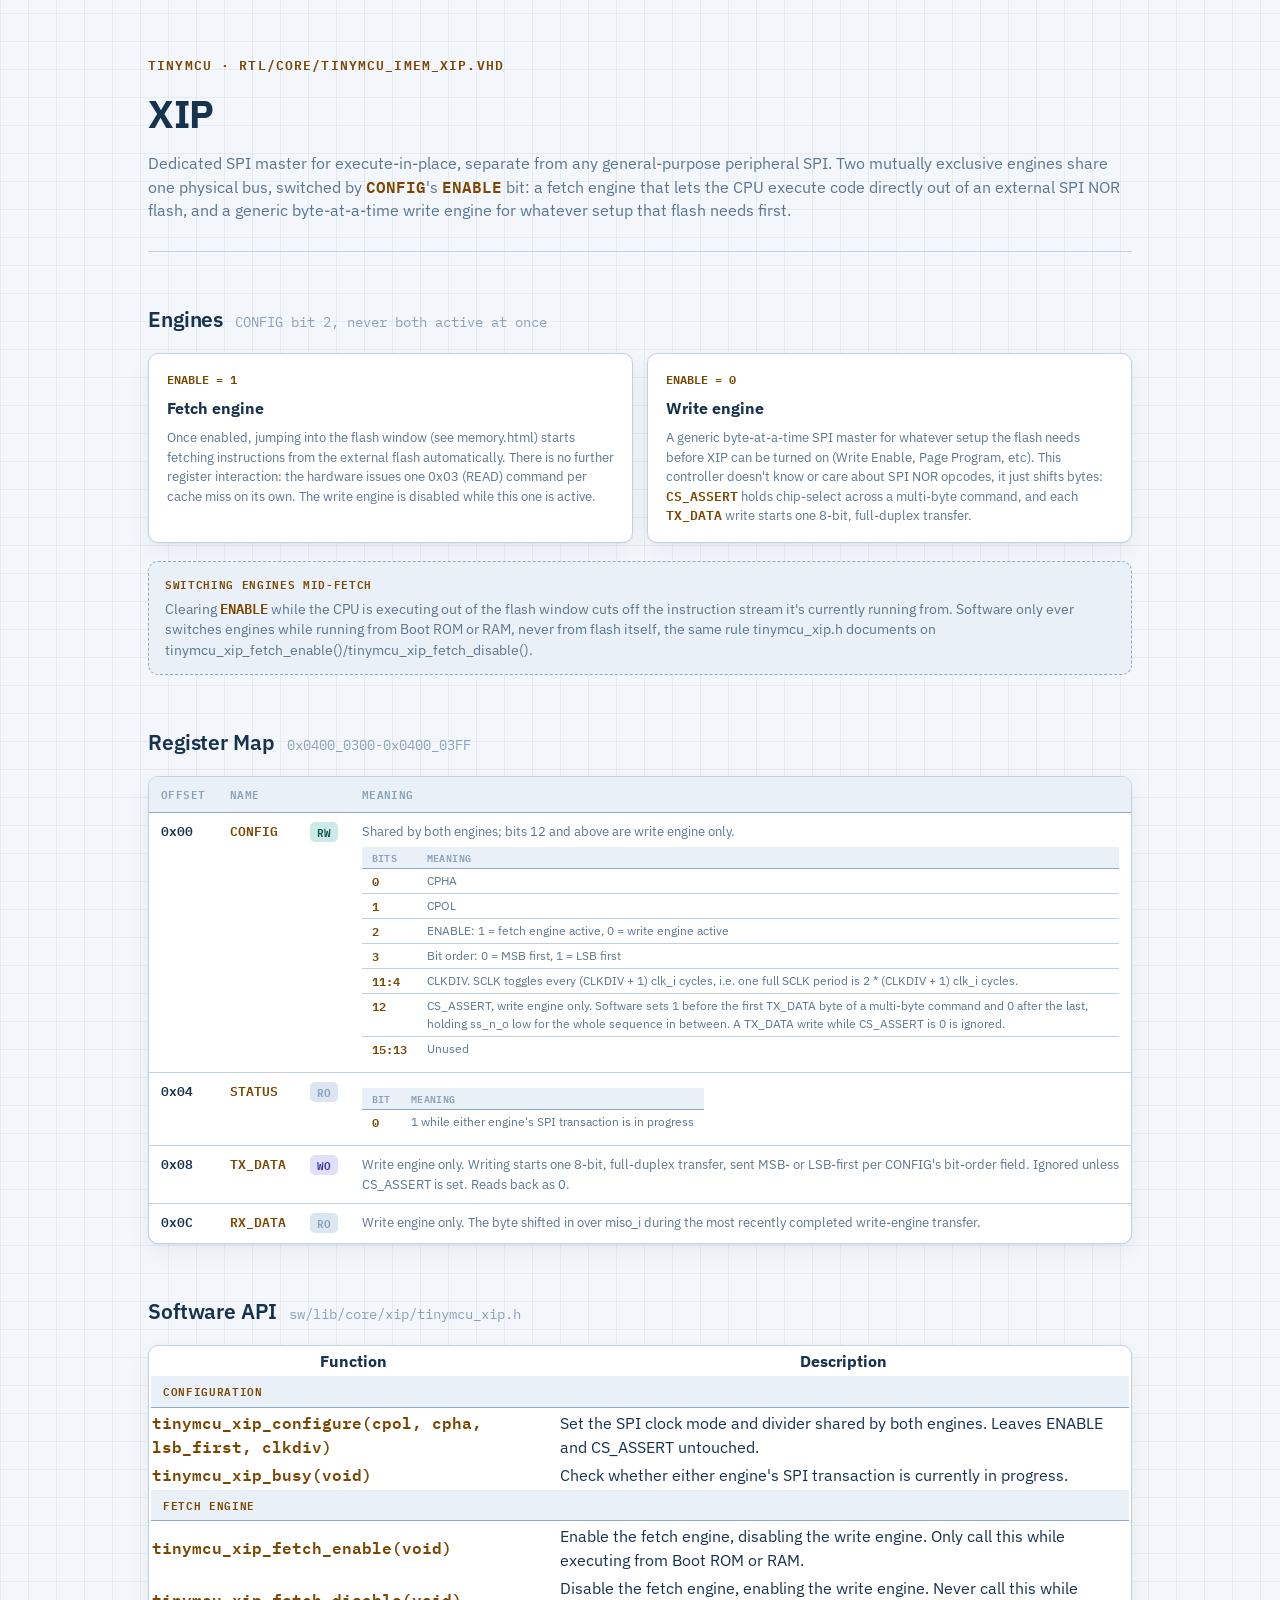
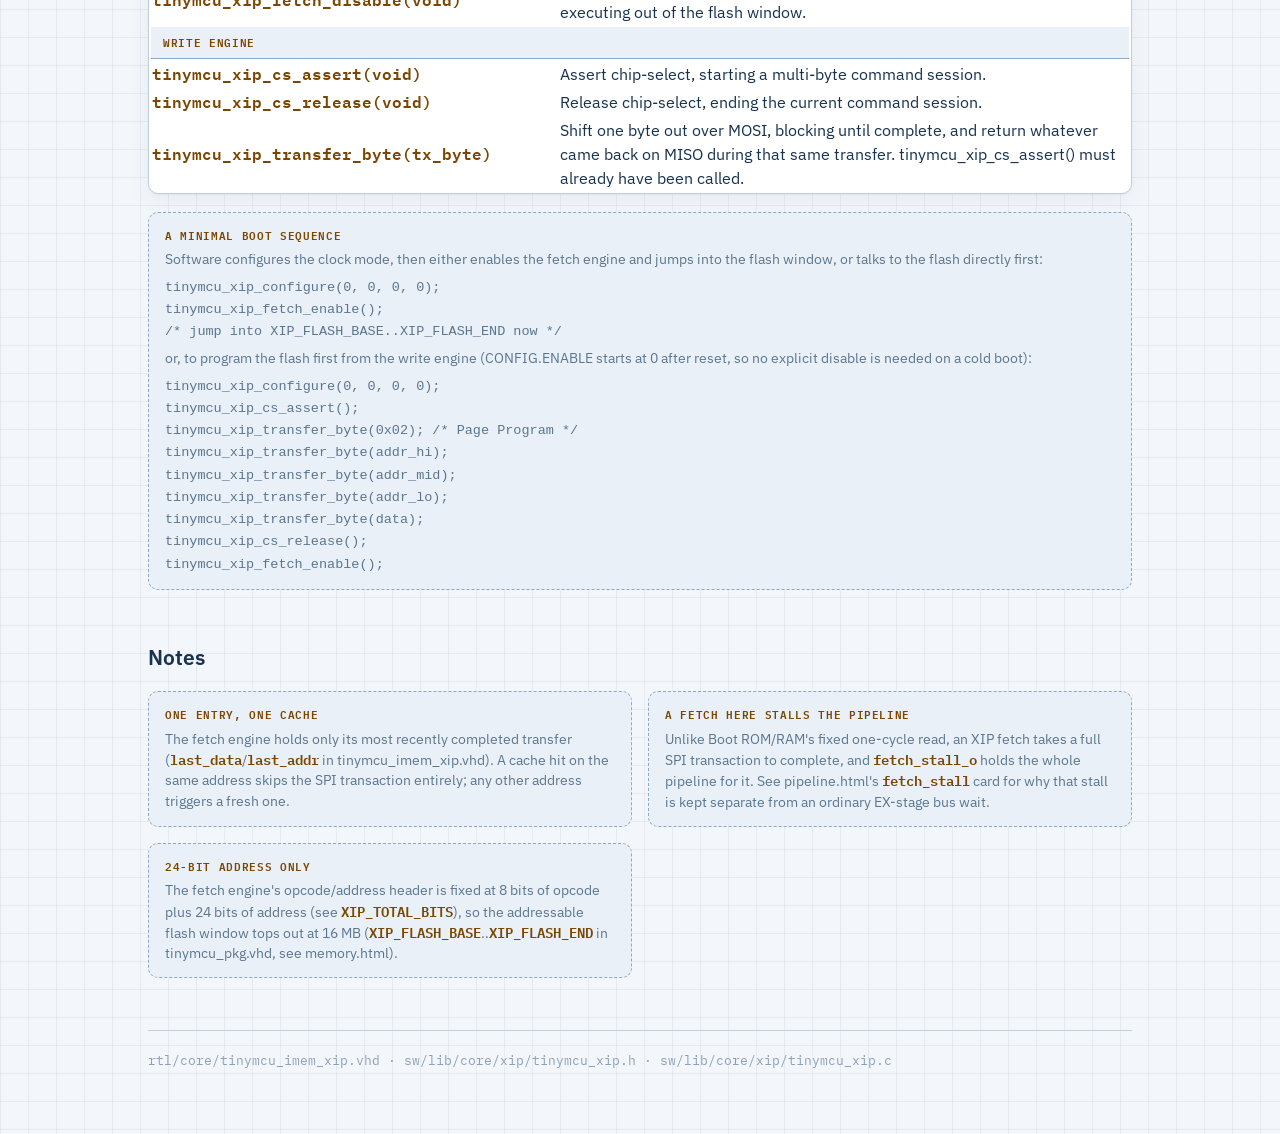
<file: docs/xip.html>
<!DOCTYPE html>
<html lang="en">
<head>
<meta charset="UTF-8">
<meta name="viewport" content="width=device-width, initial-scale=1.0">
<title>TinyMCU XIP</title>
<link rel="preconnect" href="https://fonts.googleapis.com">
<link rel="preconnect" href="https://fonts.gstatic.com" crossorigin>
<link href="https://fonts.googleapis.com/css2?family=IBM+Plex+Sans:wght@400;500;600;700&family=IBM+Plex+Mono:wght@400;500;600&display=swap" rel="stylesheet">
<link rel="stylesheet" href="tinymcu-docs.css">

<style>
  /* ---------- Tables: page-specific width; td.reg holds byte offsets
     (hex values, not identifiers), so it stays plain ink rather than
     the shared .ref accent (docs/tinymcu-docs.css). ---------- */
  table.map { min-width: 640px; }
  table.map td.reg {
    font-family: "IBM Plex Mono", monospace;
    font-weight: 600;
    color: var(--ink);
    white-space: nowrap;
  }
  .rw {
    display: inline-block;
    font-family: "IBM Plex Mono", monospace;
    font-size: 10.5px;
    font-weight: 600;
    padding: 2px 7px;
    border-radius: 5px;
  }
  .rw.rw-rw { background: var(--accent-2-soft); color: var(--accent-2-ink); }
  .rw.rw-ro { background: var(--surface-3); color: var(--ink-faint); }
  .rw.rw-wo { background: var(--accent-3-soft); color: var(--accent-3-ink); }

  /* ---------- Engine cards ---------- */
  .engines {
    display: grid;
    grid-template-columns: 1fr 1fr;
    gap: 14px;
  }
  @media (max-width: 700px) { .engines { grid-template-columns: 1fr; } }
  .engine-card {
    background: var(--surface);
    border: 1px solid var(--line);
    border-radius: 10px;
    box-shadow: var(--shadow);
    padding: 16px 18px;
    display: flex;
    flex-direction: column;
    gap: 8px;
  }
  .engine-cond {
    font-family: "IBM Plex Mono", monospace;
    font-size: 12px;
    font-weight: 600;
    color: var(--accent-ink);
  }
  .engine-title { font-weight: 700; font-size: 16px; }
  .engine-desc { font-size: 13px; color: var(--ink-dim); }

  /* ---------- API table: page-specific width ---------- */
  table.api { min-width: 780px; }
  .api-group {
    font-family: "IBM Plex Mono", monospace;
    font-size: 11px;
    font-weight: 600;
    letter-spacing: 0.06em;
    text-transform: uppercase;
    color: var(--accent-ink);
    background: var(--surface-2);
  }
  .api-group td { padding: 7px 12px; border-bottom: 1px solid var(--line-strong); }

  /* ---------- Print: page-specific additions on top of the shared
     print base (docs/tinymcu-docs.css) ---------- */
  @media print {
    .engine-card { box-shadow: none; }
    .engine-card, .note { break-inside: avoid; }
  }
</style>
</head>
<body>
<main>

  <header>
    <div class="eyebrow">TinyMCU &middot; rtl/core/tinymcu_imem_xip.vhd</div>
    <h1>XIP</h1>
    <p>
      Dedicated SPI master for execute-in-place, separate from any general-purpose
      peripheral SPI. Two mutually exclusive engines share one physical bus, switched
      by <span class="ref">CONFIG</span>'s <span class="ref">ENABLE</span> bit: a fetch
      engine that lets the CPU execute code directly out of an external SPI NOR flash,
      and a generic byte-at-a-time write engine for whatever setup that flash needs
      first.
    </p>
  </header>

  <section>
    <div class="section-head">
      <h2>Engines</h2>
      <span class="section-sub">CONFIG bit 2, never both active at once</span>
    </div>

    <div class="engines">
      <div class="engine-card">
        <span class="engine-cond">ENABLE = 1</span>
        <span class="engine-title">Fetch engine</span>
        <span class="engine-desc">
          Once enabled, jumping into the flash window (see memory.html) starts fetching
          instructions from the external flash automatically. There is no further
          register interaction: the hardware issues one 0x03 (READ) command per cache
          miss on its own. The write engine is disabled while this one is active.
        </span>
      </div>
      <div class="engine-card">
        <span class="engine-cond">ENABLE = 0</span>
        <span class="engine-title">Write engine</span>
        <span class="engine-desc">
          A generic byte-at-a-time SPI master for whatever setup the flash needs before
          XIP can be turned on (Write Enable, Page Program, etc). This controller
          doesn't know or care about SPI NOR opcodes, it just shifts bytes:
          <span class="ref">CS_ASSERT</span> holds chip-select across a multi-byte
          command, and each <span class="ref">TX_DATA</span> write starts one 8-bit,
          full-duplex transfer.
        </span>
      </div>
    </div>

    <div class="note">
      <div class="note-head">Switching engines mid-fetch</div>
      <p>
        Clearing <span class="ref">ENABLE</span> while the CPU is executing out of the
        flash window cuts off the instruction stream it's currently running from.
        Software only ever switches engines while running from Boot ROM or RAM, never
        from flash itself, the same rule tinymcu_xip.h documents on
        tinymcu_xip_fetch_enable()/tinymcu_xip_fetch_disable().
      </p>
    </div>
  </section>

  <section>
    <div class="section-head">
      <h2>Register Map</h2>
      <span class="section-sub">0x0400_0300-0x0400_03FF</span>
    </div>

    <div class="table-wrap">
      <table class="map">
        <thead><tr><th>Offset</th><th>Name</th><th></th><th>Meaning</th></tr></thead>
        <tbody>
          <tr>
            <td class="reg">0x00</td><td class="field">CONFIG</td><td><span class="rw rw-rw">RW</span></td>
            <td class="desc">
              Shared by both engines; bits 12 and above are write engine only.
              <table class="bits">
                <thead><tr><th>Bits</th><th>Meaning</th></tr></thead>
                <tbody>
                  <tr><td class="val">0</td><td>CPHA</td></tr>
                  <tr><td class="val">1</td><td>CPOL</td></tr>
                  <tr><td class="val">2</td><td>ENABLE: 1 = fetch engine active, 0 = write engine active</td></tr>
                  <tr><td class="val">3</td><td>Bit order: 0 = MSB first, 1 = LSB first</td></tr>
                  <tr><td class="val">11:4</td><td>CLKDIV. SCLK toggles every (CLKDIV + 1) clk_i cycles, i.e. one full SCLK period is 2 * (CLKDIV + 1) clk_i cycles.</td></tr>
                  <tr><td class="val">12</td><td>CS_ASSERT, write engine only. Software sets 1 before the first TX_DATA byte of a multi-byte command and 0 after the last, holding ss_n_o low for the whole sequence in between. A TX_DATA write while CS_ASSERT is 0 is ignored.</td></tr>
                  <tr><td class="val">15:13</td><td>Unused</td></tr>
                </tbody>
              </table>
            </td>
          </tr>
          <tr>
            <td class="reg">0x04</td><td class="field">STATUS</td><td><span class="rw rw-ro">RO</span></td>
            <td class="desc">
              <table class="bits">
                <thead><tr><th>Bit</th><th>Meaning</th></tr></thead>
                <tbody>
                  <tr><td class="val">0</td><td>1 while either engine's SPI transaction is in progress</td></tr>
                </tbody>
              </table>
            </td>
          </tr>
          <tr>
            <td class="reg">0x08</td><td class="field">TX_DATA</td><td><span class="rw rw-wo">WO</span></td>
            <td class="desc">Write engine only. Writing starts one 8-bit, full-duplex transfer, sent MSB- or LSB-first per CONFIG's bit-order field. Ignored unless CS_ASSERT is set. Reads back as 0.</td>
          </tr>
          <tr>
            <td class="reg">0x0C</td><td class="field">RX_DATA</td><td><span class="rw rw-ro">RO</span></td>
            <td class="desc">Write engine only. The byte shifted in over miso_i during the most recently completed write-engine transfer.</td>
          </tr>
        </tbody>
      </table>
    </div>
  </section>

  <section>
    <div class="section-head">
      <h2>Software API</h2>
      <span class="section-sub">sw/lib/core/xip/tinymcu_xip.h</span>
    </div>
    <div class="table-wrap">
      <table class="api">
        <thead><tr><th>Function</th><th>Description</th></tr></thead>
        <tbody>
          <tr class="api-group"><td colspan="2">Configuration</td></tr>
          <tr><td class="fn">tinymcu_xip_configure(cpol, cpha, lsb_first, clkdiv)</td><td class="desc">Set the SPI clock mode and divider shared by both engines. Leaves ENABLE and CS_ASSERT untouched.</td></tr>
          <tr><td class="fn">tinymcu_xip_busy(void)</td><td class="desc">Check whether either engine's SPI transaction is currently in progress.</td></tr>

          <tr class="api-group"><td colspan="2">Fetch engine</td></tr>
          <tr><td class="fn">tinymcu_xip_fetch_enable(void)</td><td class="desc">Enable the fetch engine, disabling the write engine. Only call this while executing from Boot ROM or RAM.</td></tr>
          <tr><td class="fn">tinymcu_xip_fetch_disable(void)</td><td class="desc">Disable the fetch engine, enabling the write engine. Never call this while executing out of the flash window.</td></tr>

          <tr class="api-group"><td colspan="2">Write engine</td></tr>
          <tr><td class="fn">tinymcu_xip_cs_assert(void)</td><td class="desc">Assert chip-select, starting a multi-byte command session.</td></tr>
          <tr><td class="fn">tinymcu_xip_cs_release(void)</td><td class="desc">Release chip-select, ending the current command session.</td></tr>
          <tr><td class="fn">tinymcu_xip_transfer_byte(tx_byte)</td><td class="desc">Shift one byte out over MOSI, blocking until complete, and return whatever came back on MISO during that same transfer. tinymcu_xip_cs_assert() must already have been called.</td></tr>
        </tbody>
      </table>
    </div>

    <div class="note">
      <div class="note-head">A minimal boot sequence</div>
      <p>
        Software configures the clock mode, then either enables the fetch engine and
        jumps into the flash window, or talks to the flash directly first:
      </p>
      <p>
        <code>tinymcu_xip_configure(0, 0, 0, 0);<br>
        tinymcu_xip_fetch_enable();<br>
        /* jump into XIP_FLASH_BASE..XIP_FLASH_END now */</code>
      </p>
      <p>
        or, to program the flash first from the write engine (CONFIG.ENABLE starts at
        0 after reset, so no explicit disable is needed on a cold boot):
      </p>
      <p>
        <code>tinymcu_xip_configure(0, 0, 0, 0);<br>
        tinymcu_xip_cs_assert();<br>
        tinymcu_xip_transfer_byte(0x02); /* Page Program */<br>
        tinymcu_xip_transfer_byte(addr_hi);<br>
        tinymcu_xip_transfer_byte(addr_mid);<br>
        tinymcu_xip_transfer_byte(addr_lo);<br>
        tinymcu_xip_transfer_byte(data);<br>
        tinymcu_xip_cs_release();<br>
        tinymcu_xip_fetch_enable();</code>
      </p>
    </div>
  </section>

  <section>
    <div class="section-head">
      <h2>Notes</h2>
    </div>
    <div class="notes-grid">
      <div class="note">
        <div class="note-head">One entry, one cache</div>
        <p>
          The fetch engine holds only its most recently completed transfer
          (<span class="ref">last_data</span>/<span class="ref">last_addr</span> in
          tinymcu_imem_xip.vhd). A cache hit on the same address skips the SPI
          transaction entirely; any other address triggers a fresh one.
        </p>
      </div>
      <div class="note">
        <div class="note-head">A fetch here stalls the pipeline</div>
        <p>
          Unlike Boot ROM/RAM's fixed one-cycle read, an XIP fetch takes a full SPI
          transaction to complete, and <span class="ref">fetch_stall_o</span> holds the
          whole pipeline for it. See pipeline.html's <span class="ref">fetch_stall</span>
          card for why that stall is kept separate from an ordinary EX-stage bus wait.
        </p>
      </div>
      <div class="note">
        <div class="note-head">24-bit address only</div>
        <p>
          The fetch engine's opcode/address header is fixed at 8 bits of opcode plus 24
          bits of address (see <span class="ref">XIP_TOTAL_BITS</span>), so the
          addressable flash window tops out at 16 MB
          (<span class="ref">XIP_FLASH_BASE</span>..<span class="ref">XIP_FLASH_END</span>
          in tinymcu_pkg.vhd, see memory.html).
        </p>
      </div>
    </div>
  </section>

  <footer>
    <span class="mono">rtl/core/tinymcu_imem_xip.vhd &middot; sw/lib/core/xip/tinymcu_xip.h &middot; sw/lib/core/xip/tinymcu_xip.c</span>
  </footer>

</main>
</body>
</html>
</file>
<file: docs/tinymcu-docs.css>
/*
 * Shared stylesheet for the TinyMCU docs/*.html reference documents
 * (pipeline.html, memory.html, bus.html, gpio.html). Holds everything
 * that's genuinely common: the color/type tokens, base typography, and
 * the handful of components every doc reuses (header, section
 * scaffolding, table.map, table.timing, .note, footer, print base).
 *
 * One rule drives all of it: `.ref` is THE style for "this text names a
 * specific signal/register/field/function" -- bold mono, --accent-ink --
 * used identically whether it's a <span> in prose or a table cell
 * (table.map td.field, table.api td.fn, table.timing tbody th). Colors
 * that encode something ELSE (which memory region, what a signal
 * drives, a pin's drive state, ...) are deliberately different and stay
 * defined in each page's own <style> block, not here.
 */

:root {
  --bg: #f3f6fb;
  --paper-line: rgba(22, 50, 79, 0.06);
  --surface: #ffffff;
  --surface-2: #e9f0f8;
  --surface-3: #dbe6f2;
  --ink: #16324f;
  --ink-dim: #5b7690;
  --ink-faint: #8ba1b9;
  --line: #bfd0e1;
  --line-strong: #8ea9c4;
  --accent: #c9720a;
  --accent-soft: #f4dfc0;
  --accent-ink: #7a4600;
  --accent-2: #147d76;
  --accent-2-soft: #cdeae7;
  --accent-2-ink: #0c5450;
  --accent-3: #5b5bd6;
  --accent-3-soft: #e1e0fa;
  --accent-3-ink: #3a3ab0;
  --accent-4: #b3327c;
  --accent-4-soft: #f6dcec;
  --accent-4-ink: #7a1f57;
  --shadow: 0 1px 2px rgba(22, 50, 79, 0.06), 0 8px 24px rgba(22, 50, 79, 0.05);
}

@media (prefers-color-scheme: dark) {
  :root:not([data-theme="light"]) {
    --bg: #0b2138;
    --paper-line: rgba(255, 255, 255, 0.045);
    --surface: #123255;
    --surface-2: #173b63;
    --surface-3: #1c4370;
    --ink: #eef4fb;
    --ink-dim: #9db4cd;
    --ink-faint: #6e88a3;
    --line: #2f5883;
    --line-strong: #3f6c99;
    --accent: #ffb454;
    --accent-soft: #4a3417;
    --accent-ink: #ffcf94;
    --accent-2: #5fd1c9;
    --accent-2-soft: #0f3d3a;
    --accent-2-ink: #8fe6df;
    --accent-3: #9d9dff;
    --accent-3-soft: #2a2a5c;
    --accent-3-ink: #c1c1ff;
    --accent-4: #ff8fc4;
    --accent-4-soft: #4a1f36;
    --accent-4-ink: #ffc2e0;
    --shadow: 0 1px 2px rgba(0, 0, 0, 0.3), 0 12px 28px rgba(0, 0, 0, 0.35);
  }
}

:root[data-theme="dark"] {
  --bg: #0b2138;
  --paper-line: rgba(255, 255, 255, 0.045);
  --surface: #123255;
  --surface-2: #173b63;
  --surface-3: #1c4370;
  --ink: #eef4fb;
  --ink-dim: #9db4cd;
  --ink-faint: #6e88a3;
  --line: #2f5883;
  --line-strong: #3f6c99;
  --accent: #ffb454;
  --accent-soft: #4a3417;
  --accent-ink: #ffcf94;
  --accent-2: #5fd1c9;
  --accent-2-soft: #0f3d3a;
  --accent-2-ink: #8fe6df;
  --accent-3: #9d9dff;
  --accent-3-soft: #2a2a5c;
  --accent-3-ink: #c1c1ff;
  --accent-4: #ff8fc4;
  --accent-4-soft: #4a1f36;
  --accent-4-ink: #ffc2e0;
  --shadow: 0 1px 2px rgba(0, 0, 0, 0.3), 0 12px 28px rgba(0, 0, 0, 0.35);
}

* { box-sizing: border-box; }

body {
  margin: 0;
  background:
    repeating-linear-gradient(0deg, var(--paper-line) 0 1px, transparent 1px 28px),
    repeating-linear-gradient(90deg, var(--paper-line) 0 1px, transparent 1px 28px),
    var(--bg);
  color: var(--ink);
  font-family: "IBM Plex Sans", system-ui, -apple-system, "Segoe UI", sans-serif;
  line-height: 1.5;
  -webkit-font-smoothing: antialiased;
}

.mono { font-family: "IBM Plex Mono", "SFMono-Regular", Consolas, monospace; }

/* THE variable/signal/register/function name style -- text and tables alike. */
.ref,
table.map td.field,
table.api td.fn,
table.timing tbody th {
  font-family: "IBM Plex Mono", "SFMono-Regular", Consolas, monospace;
  font-weight: 600;
  color: var(--accent-ink);
}

.cyc {
  font-family: "IBM Plex Mono", "SFMono-Regular", Consolas, monospace;
  font-weight: 600;
  font-size: 0.9em;
  color: var(--ink);
  background: var(--surface-3);
  padding: 1px 6px;
  border-radius: 4px;
  white-space: nowrap;
}

main {
  max-width: 1040px;
  margin: 0 auto;
  padding: 56px 28px 88px;
  display: flex;
  flex-direction: column;
  gap: 52px;
}

/* ---------- Header ---------- */
header {
  display: flex;
  flex-direction: column;
  gap: 10px;
  padding-bottom: 28px;
  border-bottom: 1px solid var(--line);
}

.eyebrow {
  font-family: "IBM Plex Mono", monospace;
  font-size: 12.5px;
  letter-spacing: 0.09em;
  text-transform: uppercase;
  color: var(--accent-ink);
  font-weight: 600;
}

h1 {
  margin: 0;
  font-size: clamp(28px, 4vw, 38px);
  font-weight: 700;
  letter-spacing: -0.01em;
  text-wrap: balance;
}

header p {
  margin: 0;
  color: var(--ink-dim);
  font-size: 15.5px;
}

header p code {
  font-family: "IBM Plex Mono", monospace;
  font-size: 0.92em;
  background: var(--surface-3);
  padding: 0.1em 0.4em;
  border-radius: 4px;
}

/* ---------- Section scaffolding ---------- */
section { display: flex; flex-direction: column; gap: 18px; }

.section-head { display: flex; align-items: baseline; gap: 12px; flex-wrap: wrap; }

h2 {
  margin: 0;
  font-size: 21px;
  font-weight: 600;
  letter-spacing: -0.005em;
}

.section-sub {
  color: var(--ink-faint);
  font-size: 13.5px;
  font-family: "IBM Plex Mono", monospace;
}

section > p.lead {
  margin: -6px 0 0;
  color: var(--ink-dim);
  font-size: 14.5px;
}

/* ---------- table.map (register/signal field tables) ---------- */
.table-wrap {
  overflow-x: auto;
  border: 1px solid var(--line);
  border-radius: 10px;
  background: var(--surface);
  box-shadow: var(--shadow);
}

table.map { border-collapse: collapse; width: 100%; font-size: 13px; }
table.map th, table.map td {
  padding: 9px 12px;
  text-align: left;
  border-bottom: 1px solid var(--line);
  vertical-align: top;
}
table.map thead th {
  color: var(--ink-faint);
  font-weight: 600;
  font-size: 11px;
  letter-spacing: 0.04em;
  text-transform: uppercase;
  background: var(--surface-2);
  border-bottom: 1px solid var(--line-strong);
  font-family: "IBM Plex Mono", monospace;
}
table.map tbody tr:last-child td { border-bottom: none; }
table.map td.field { white-space: nowrap; }
table.map td.desc { color: var(--ink-dim); }
table.map td.desc code {
  font-family: "IBM Plex Mono", monospace;
  color: var(--accent-ink);
  font-weight: 600;
}

/* ---------- table.bits (compact value/meaning enumerations, nested
   inside a table.map desc/encoding cell -- e.g. "1 = output, 0 =
   input") ---------- */
table.bits {
  border-collapse: collapse;
  width: auto;
  font-size: 12px;
  margin: 6px 0 2px;
}
table.bits th, table.bits td {
  padding: 3px 10px;
  text-align: left;
  border-bottom: 1px solid var(--line);
  vertical-align: top;
}
table.bits thead th {
  color: var(--ink-faint);
  font-weight: 600;
  font-size: 10px;
  letter-spacing: 0.04em;
  text-transform: uppercase;
  font-family: "IBM Plex Mono", monospace;
  border-bottom: 1px solid var(--line-strong);
}
table.bits tbody tr:last-child td { border-bottom: none; }
table.bits td.val {
  font-family: "IBM Plex Mono", monospace;
  font-weight: 600;
  color: var(--accent-ink);
  white-space: nowrap;
}

/* ---------- table.timing (cycle-by-cycle traces) ---------- */
.timing-wrap {
  overflow-x: auto;
  border: 1px solid var(--line);
  border-radius: 10px;
  background: var(--surface);
  box-shadow: var(--shadow);
}

table.timing {
  border-collapse: collapse;
  width: 100%;
  font-family: "IBM Plex Mono", monospace;
  font-size: 12.5px;
}
table.timing th, table.timing td {
  padding: 9px 12px;
  text-align: center;
  border-bottom: 1px solid var(--line);
  white-space: nowrap;
}
table.timing thead th {
  color: var(--ink-faint);
  font-weight: 600;
  font-size: 11px;
  letter-spacing: 0.04em;
  background: var(--surface-2);
  border-bottom: 1px solid var(--line-strong);
}
table.timing thead th:first-child, table.timing tbody th {
  text-align: left;
  background: var(--surface-2);
  border-right: 1px solid var(--line-strong);
}
table.timing tbody th .hint { display: block; font-weight: 400; color: var(--ink-faint); font-size: 10.5px; margin-top: 1px; }
table.timing tbody tr:last-child td, table.timing tbody tr:last-child th { border-bottom: none; }

.cell-tag {
  display: inline-block;
  min-width: 30px;
  padding: 3px 7px;
  border-radius: 5px;
  font-weight: 600;
}
.tag-idle   { color: var(--ink-faint); }
.tag-hold   { background: var(--accent-soft); color: var(--accent-ink); }
.tag-bubble { background: transparent; color: var(--accent-ink); border: 1px dashed var(--accent); }
.tag-ok     { background: var(--accent-2-soft); color: var(--accent-2-ink); }
.tag-hi     { background: var(--accent); color: #2b1c00; }
.tag-lo     { color: var(--ink-faint); }

/* ---------- Callout / note ---------- */
.note {
  background: var(--surface-2);
  border: 1px dashed var(--line-strong);
  border-radius: 10px;
  padding: 14px 16px;
  display: flex;
  flex-direction: column;
  gap: 6px;
}
.note-head {
  font-family: "IBM Plex Mono", monospace;
  font-size: 11px;
  font-weight: 600;
  letter-spacing: 0.06em;
  text-transform: uppercase;
  color: var(--accent-ink);
}
.note p { margin: 0; color: var(--ink-dim); font-size: 13.5px; }
.notes-grid { display: grid; grid-template-columns: 1fr 1fr; gap: 16px; }
@media (max-width: 760px) { .notes-grid { grid-template-columns: 1fr; } }

footer {
  border-top: 1px solid var(--line);
  padding-top: 20px;
  color: var(--ink-faint);
  font-size: 12.5px;
}
footer .mono { color: var(--ink-faint); }

/* ---------- Print (shared base; each page adds its own layout rules) ---------- */
@media print {
  /* Some browsers' print dialogs override this with whatever
     orientation the user has picked (often portrait by default) -- if a
     diagram comes out portrait-cramped, pick "Landscape" / "Querformat"
     in the dialog's layout option explicitly. */
  @page { size: A4 landscape; margin: 14mm; }

  :root, :root[data-theme="dark"] {
    --bg: #ffffff;
    --paper-line: transparent;
    --surface: #ffffff;
    --surface-2: #f2f5f9;
    --surface-3: #e7edf4;
    --ink: #16324f;
    --ink-dim: #4c6883;
    --ink-faint: #7891a9;
    --line: #c7d5e3;
    --line-strong: #9db4cb;
    --accent: #c9720a;
    --accent-soft: #f4dfc0;
    --accent-ink: #7a4600;
    --accent-2: #147d76;
    --accent-2-soft: #cdeae7;
    --accent-2-ink: #0c5450;
    --accent-3: #5b5bd6;
    --accent-3-soft: #e1e0fa;
    --accent-3-ink: #3a3ab0;
    --shadow: none;
  }

  body { background: #ffffff; }
  section { break-inside: avoid; }
  .table-wrap, .timing-wrap { box-shadow: none; }
  table.timing { font-size: 10.5px; }
  table.timing th, table.timing td { padding: 6px 8px; }
  .timing-wrap { overflow: visible; border-radius: 6px; }
  table.timing thead th:first-child, table.timing tbody th { position: static; }
}
</file>
